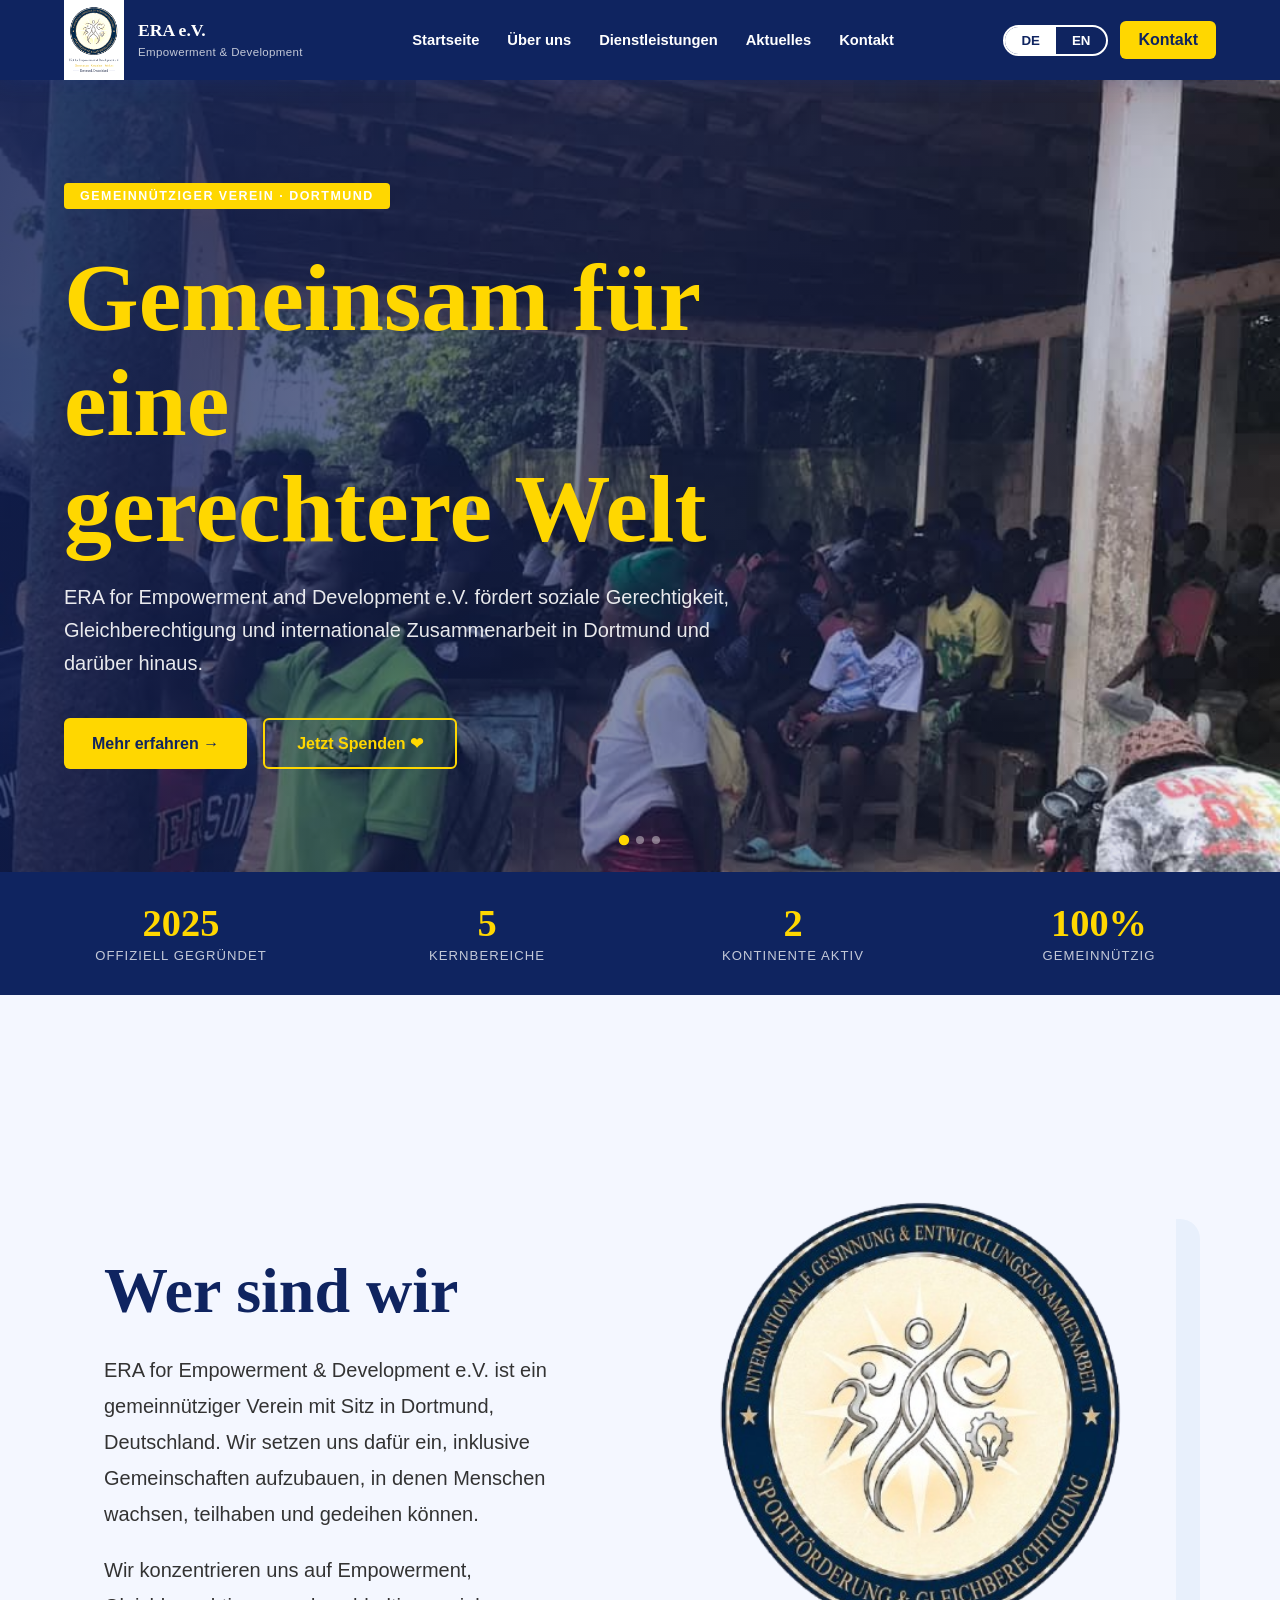
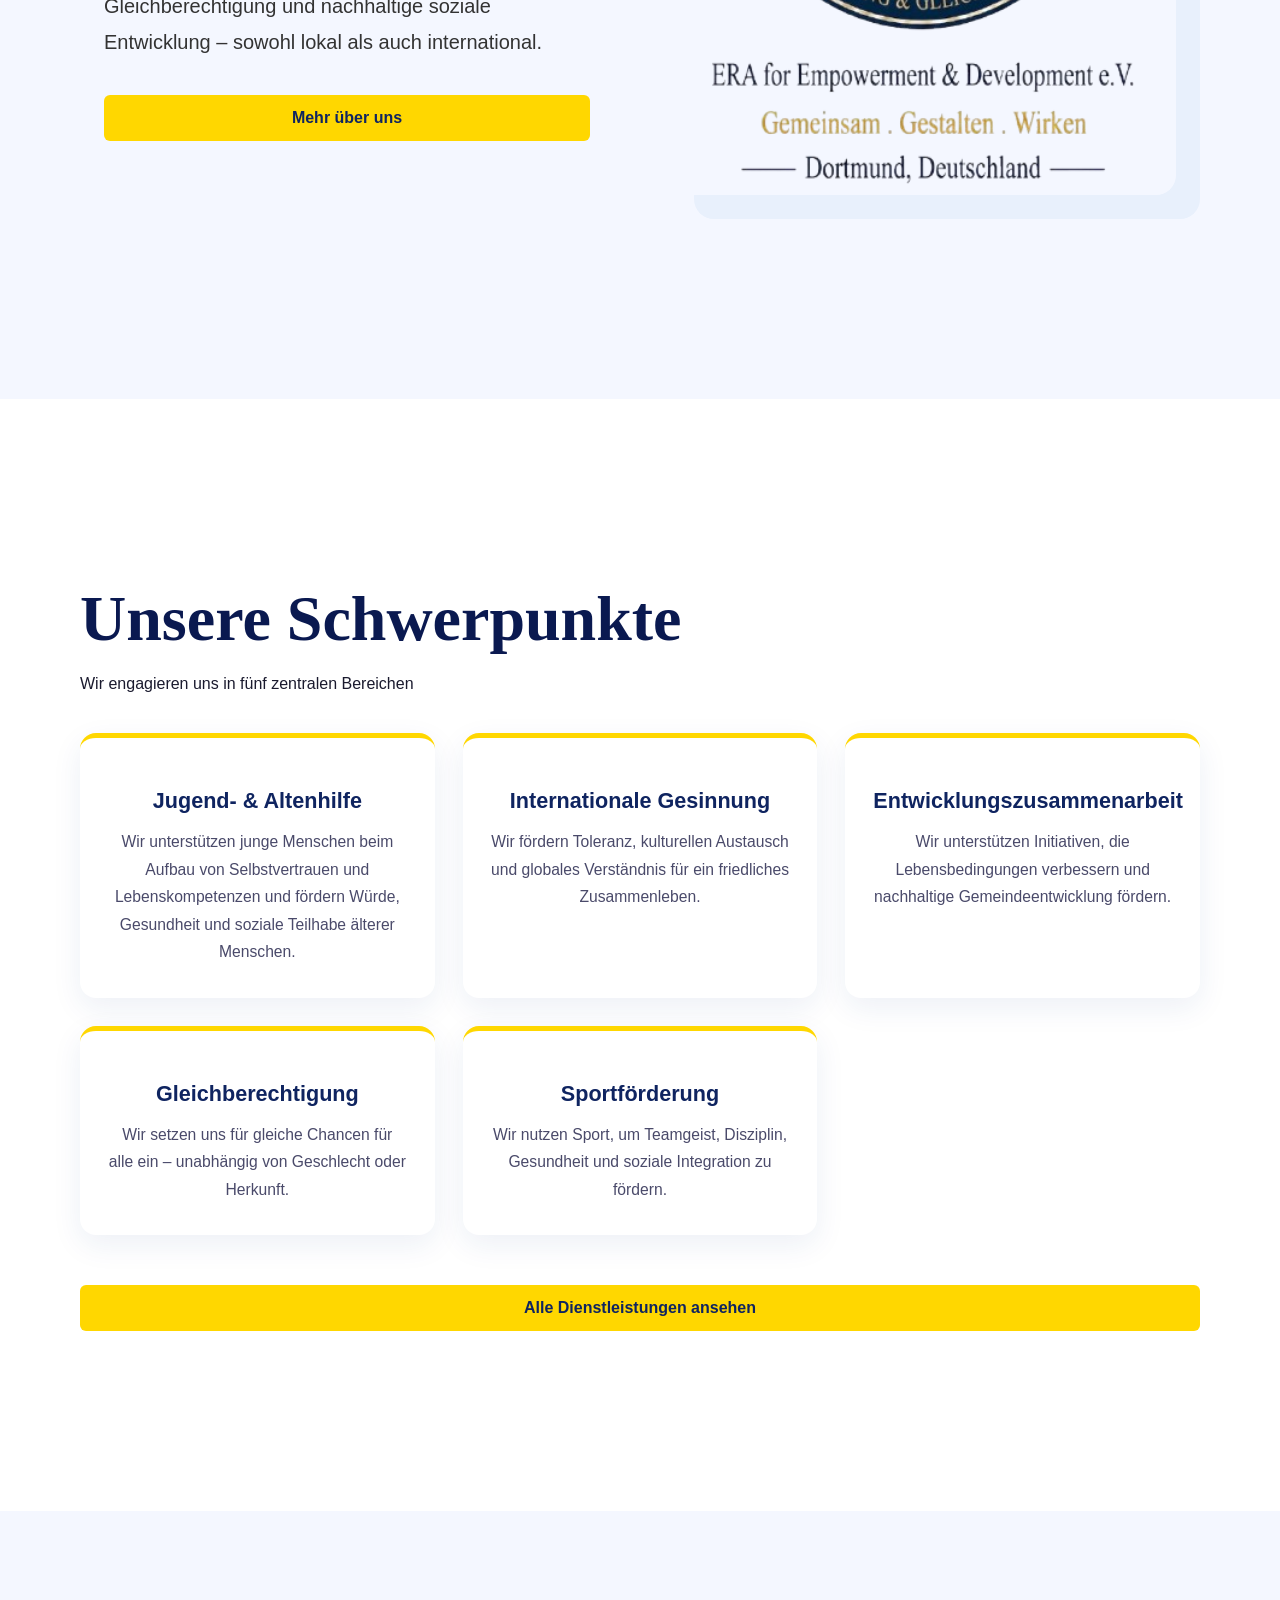
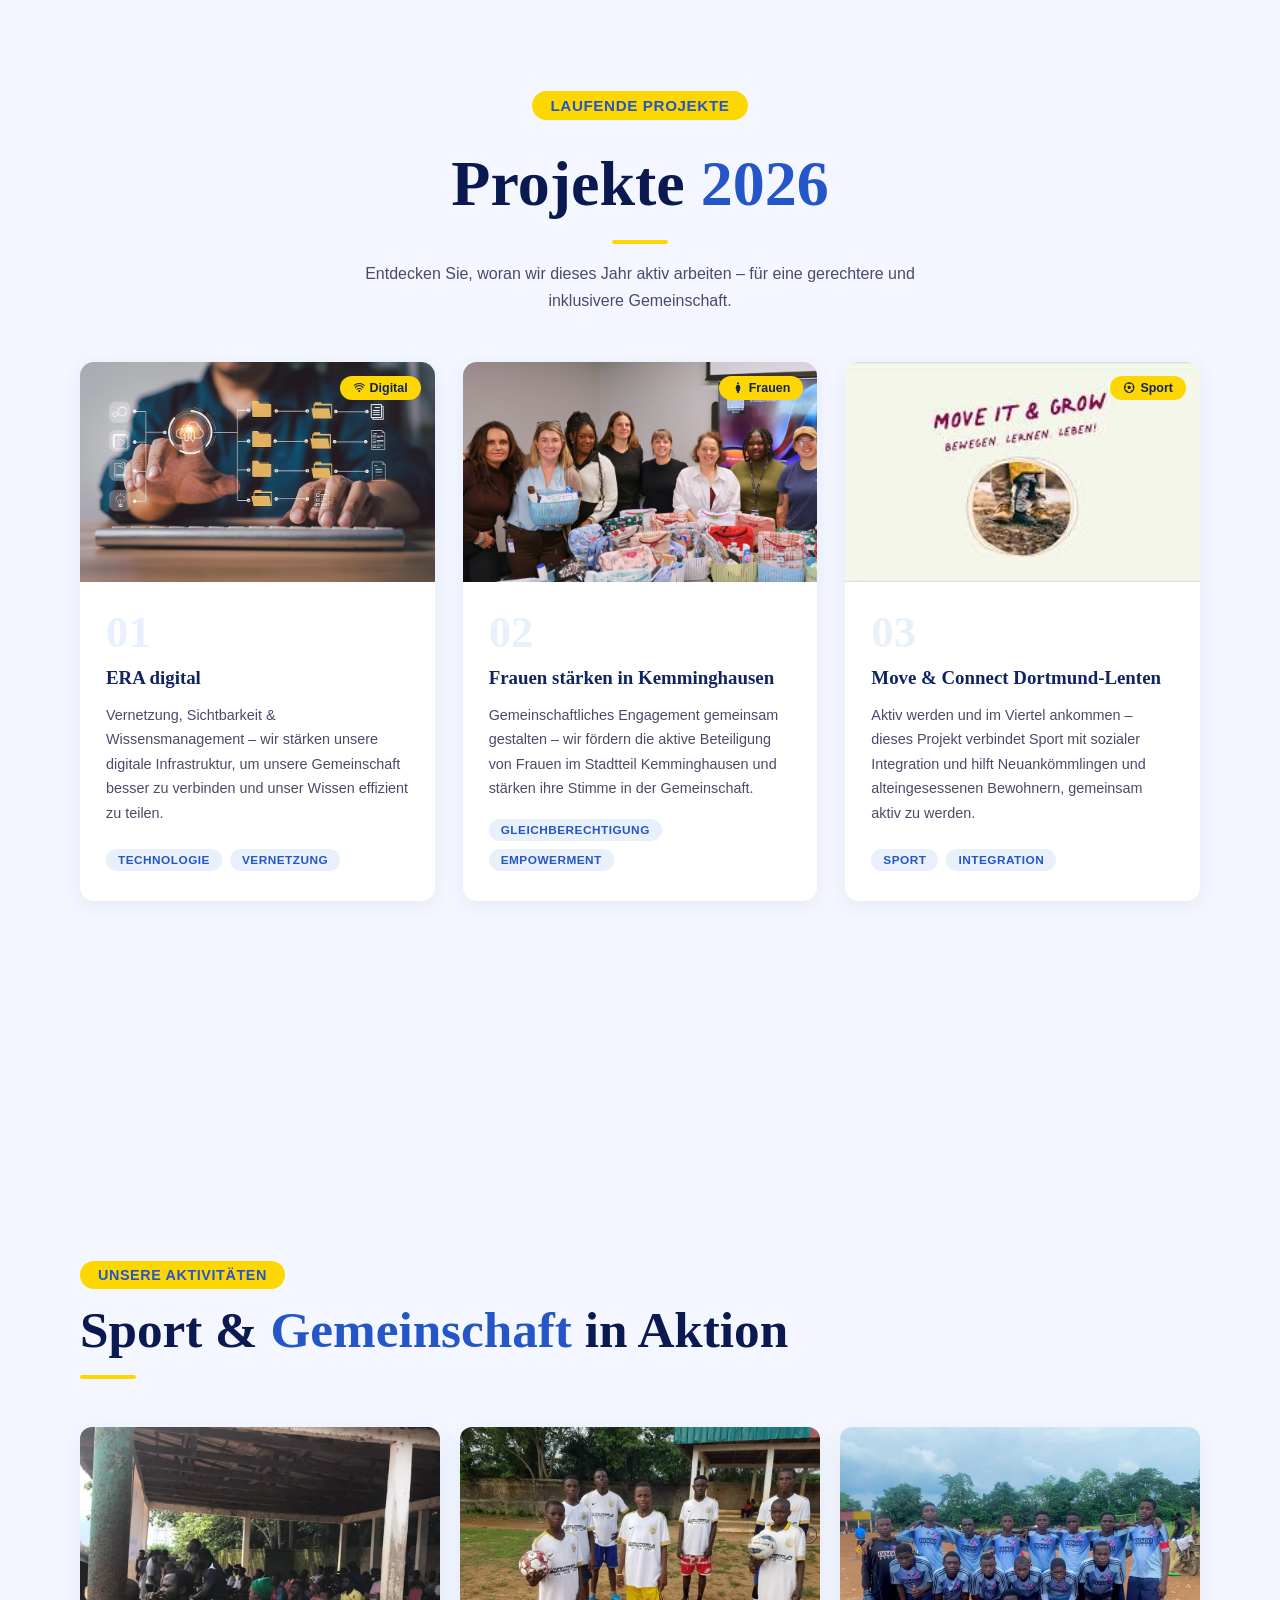
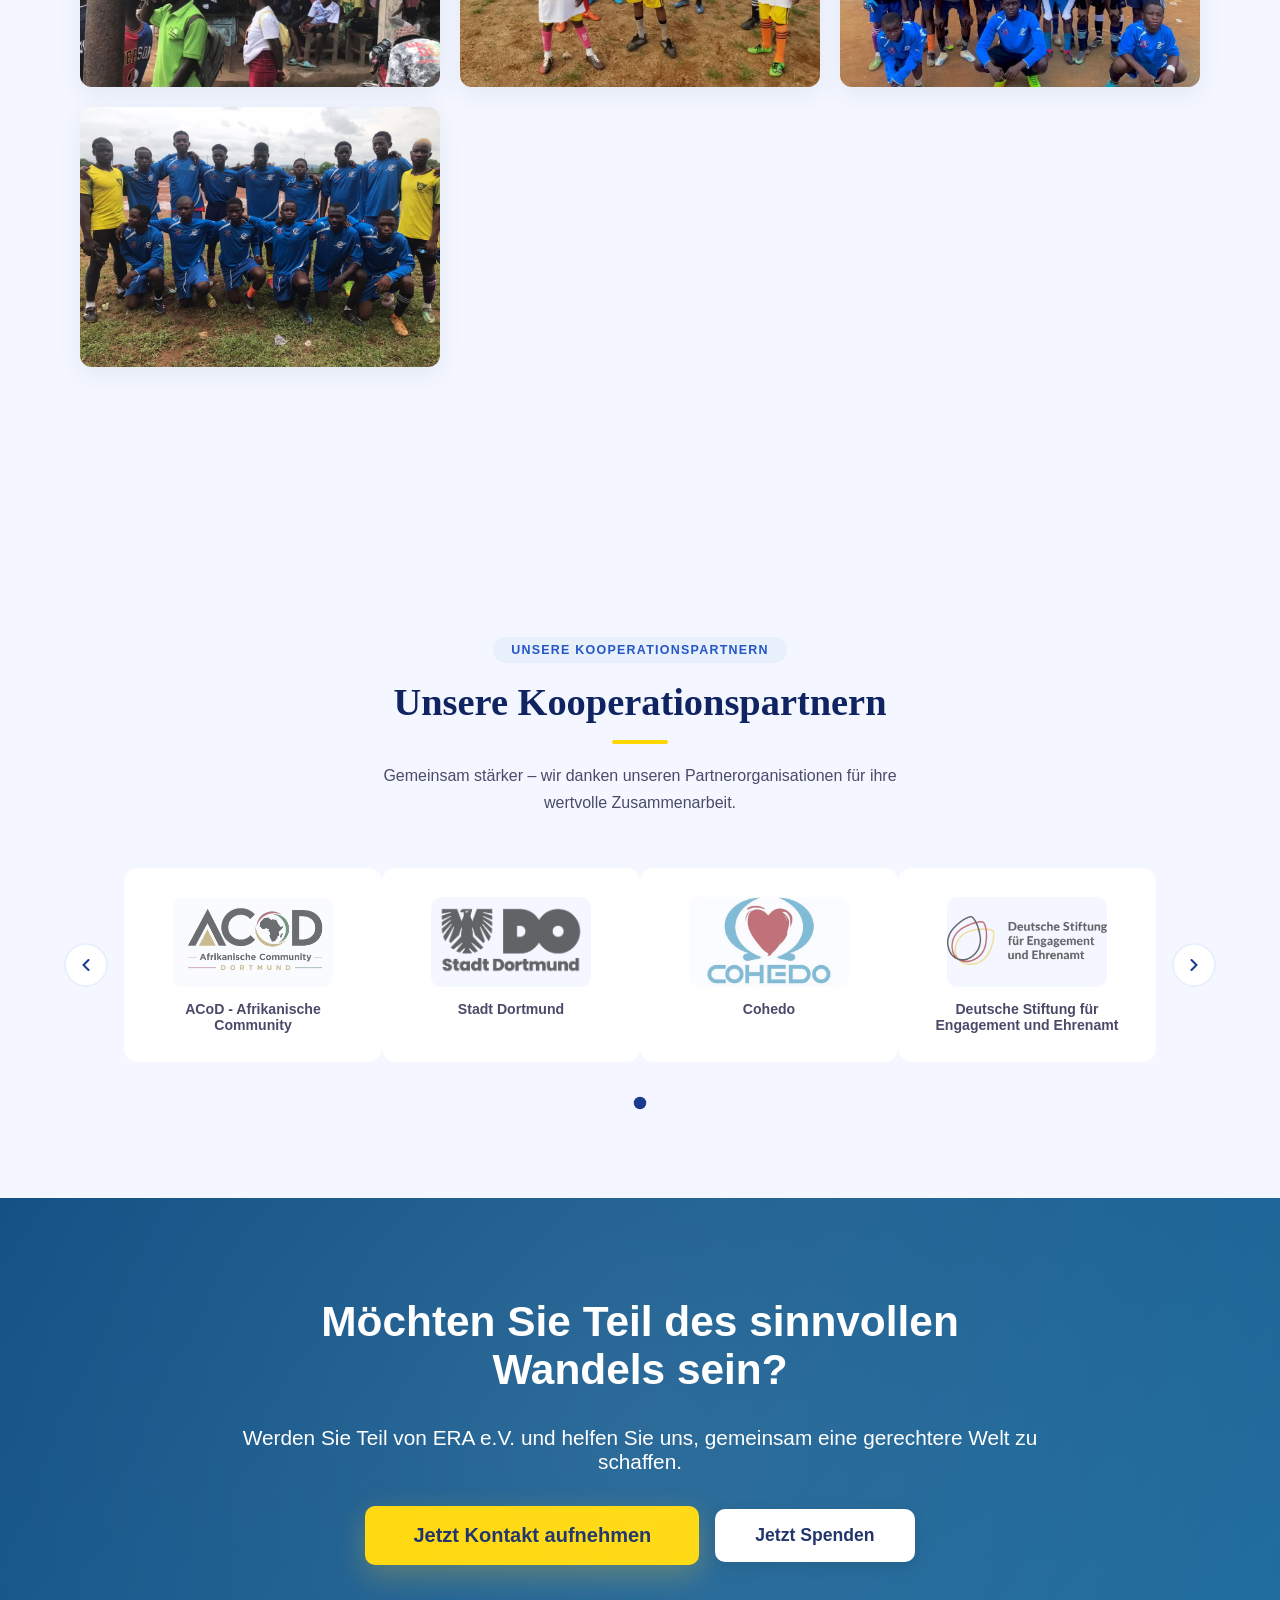
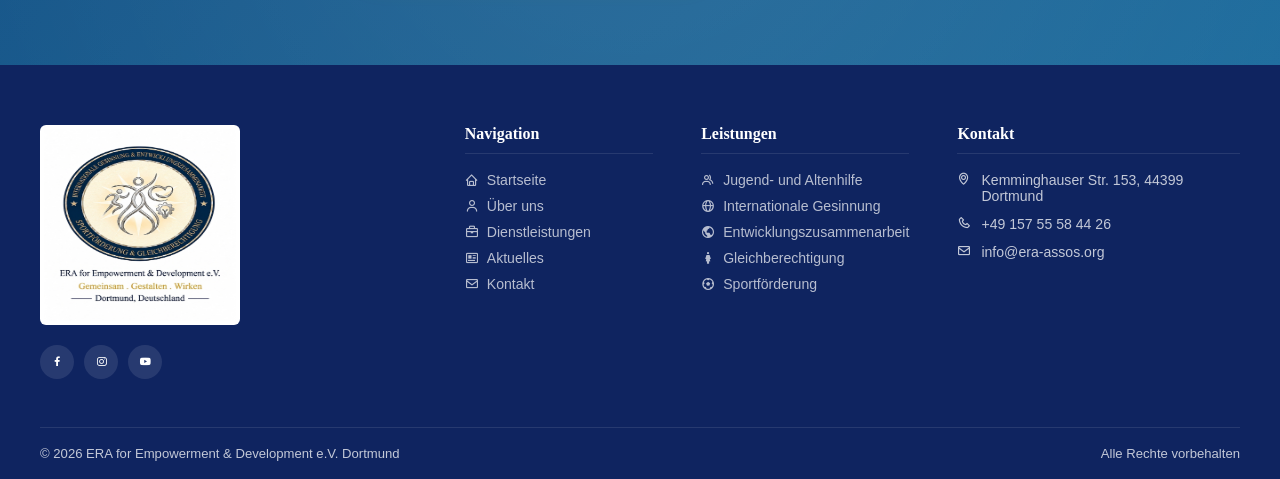
<file: index.html>
<!DOCTYPE html>
<html lang="de">
<head>
    <meta charset="UTF-8">
    <meta name="viewport" content="width=device-width, initial-scale=1.0">
    <title>ERA for Empowerment & Development e.V.</title>
    <link rel="shortcut icon" href="images/Logo -2.png" type="image/x-icon">
    <link href='https://unpkg.com/boxicons@2.1.4/css/boxicons.min.css' rel='stylesheet'>
    <link rel="stylesheet" href="assets/css/style.css">
</head>
<body>


<!-- NAVBAR -->
<nav class="navbar">
  <div class="nav-inner">
    
    <!-- Logo -->
    <a href="index.html" class="nav-logo">
      <img src="images/logo.jpeg" alt="ERA Logo">
      <div class="nav-logo-text">
        <strong>ERA e.V.</strong>
        <span data-de="Empowerment & Development" data-en="Empowerment & Development">Empowerment & Development</span>
      </div>
    </a>

    <!-- DESKTOP NAV LINKS -->
    <ul class="nav-links" id="desktopNav">
      <li><a href="index.html" class="active" data-de="Startseite" data-en="Home">Startseite</a></li>
      <li><a href="About.html" data-de="Über uns" data-en="About Us">Über uns</a></li>
      <li><a href="service.html" data-de="Dienstleistungen" data-en="Services">Dienstleistungen</a></li>
      <li><a href="News.html" data-de="Aktuelles" data-en="News">Aktuelles</a></li>
      <li><a href="contact.html" data-de="Kontakt" data-en="Contact">Kontakt</a></li>
    </ul>

    <!-- MOBILE MENU -->
    <div class="mobile-menu" id="mobileMenu">
      <button class="close-btn" onclick="toggleMenu()" aria-label="Close Menu">✕</button>
      
      <ul class="nav-links" id="mobileNav">
        <li><a href="index.html" class="active" data-de="Startseite" data-en="Home">Startseite</a></li>
        <li><a href="About.html" data-de="Über uns" data-en="About Us">Über uns</a></li>
        <li><a href="service.html" data-de="Dienstleistungen" data-en="Services">Dienstleistungen</a></li>
        <li><a href="News.html" data-de="Aktuelles" data-en="News">Aktuelles</a></li>
        <li><a href="contact.html" data-de="Kontakt" data-en="Contact">Kontakt</a></li>
      </ul>

      <div class="lang-switcher-mobile">
        <button class="lang-btn active" id="btnDE-mobile" onclick="setLang('de')">DE</button>
        <button class="lang-btn" id="btnEN-mobile" onclick="setLang('en')">EN</button>
      </div>
    </div>

    <!-- Right Side -->
    <div class="nav-right">
      <div class="lang-switcher">
        <button class="lang-btn active" id="btnDE" onclick="setLang('de')">DE</button>
        <button class="lang-btn" id="btnEN" onclick="setLang('en')">EN</button>
      </div>
      <a href="contact.html" class="donate-btn" data-de="Kontakt" data-en="Get Involved">Kontakt</a>
    </div>

    <!-- Hamburger -->
    <button class="hamburger" id="hamburger" onclick="toggleMenu()" aria-label="Menu">
      <span></span><span></span><span></span>
    </button>

  </div>
</nav>

<!-- HERO -->
<section class="hero" id="home">
  <div class="hero-slides">
    <div class="hero-slide active">
      <img src="images/WhatsApp Image 2026-05-29 at 12.29.08 PM (1).jpeg" alt="">
    </div>
    <div class="hero-slide">
      <img src="images/WhatsApp Image 2026-05-29 at 12.29.08 PM.jpeg" alt="">
    </div>
    <div class="hero-slide">
      <img src="images/WhatsApp Image 2026-05-29 at 12.29.09 PM.jpeg" alt="">
    </div>
  </div>
  <div class="hero-content">
    <span class="hero-tag" data-de="Gemeinnütziger Verein · Dortmund" data-en="Nonprofit Organization · Dortmund">Gemeinnütziger Verein · Dortmund</span>
    <h1 class="hero-title" data-de="<em>Gemeinsam</em> für eine<br>gerechtere Welt" data-en="<em>Together</em> for a<br>More Just World"><em>Gemeinsam</em> für eine<br>gerechtere Welt</h1>
    <p class="hero-subtitle" data-de="ERA for Empowerment and Development e.V. fördert soziale Gerechtigkeit, Gleichberechtigung und internationale Zusammenarbeit in Dortmund und darüber hinaus." data-en="ERA for Empowerment and Development e.V. promotes social justice, equality, and international cooperation in Dortmund and beyond.">ERA for Empowerment and Development e.V. fördert soziale Gerechtigkeit, Gleichberechtigung und internationale Zusammenarbeit in Dortmund und darüber hinaus.</p>
    <div class="hero-ctas">
      <a href="About.html" class="btn-primary hero-explore-btn" style="width:fit-content; padding-left:28px; padding-right:28px;" data-de="Mehr erfahren →" data-en="Explore →">Explore →</a>
      <div class="hero-ctas-pair">
        <a href="contact.html#donate" class="btn-donate-hero" data-de="Jetzt Spenden ❤" data-en="Donate Now ❤">Donate Now ❤</a>
      </div>
    </div>
  </div>
  <div class="hero-dots">
    <button class="hero-dot active" onclick="goSlide(0)"></button>
    <button class="hero-dot" onclick="goSlide(1)"></button>
    <button class="hero-dot" onclick="goSlide(2)"></button>
  </div>
</section>
<!-- STATS BAR -->
<div class="stats-bar">
  <div class="stats-inner">
    <div class="stat-item">
      <div class="stat-num">2025</div>
      <div class="stat-label" data-de="Offiziell gegründet" data-en="Officially Founded">Offiziell gegründet</div>
    </div>
    <div class="stat-item">
      <div class="stat-num">5</div>
      <div class="stat-label" data-de="Kernbereiche" data-en="Core Areas">Kernbereiche</div>
    </div>
    <div class="stat-item">
      <div class="stat-num">2</div>
      <div class="stat-label" data-de="Kontinente aktiv" data-en="Continents Active">Kontinente aktiv</div>
    </div>
    <div class="stat-item">
      <div class="stat-num">100%</div>
      <div class="stat-label" data-de="Gemeinnützig" data-en="Nonprofit">Gemeinnützig</div>
    </div>
  </div>
</div>

<!-- INTRO SECTION -->
<section class="intro-section section" style="background: var(--gray-bg); padding: 100px 24px;">
    <div class="section-inner">
        <div class="intro-grid">
            
            <!-- LEFT: Text -->
            <div class="intro-text fade-in">
                <h2 class="section-title" style="text-align:left; margin-bottom:24px;" data-de="Wer sind wir" data-en="Who We Are">
                    Who We Are
                </h2>
                
                <p class="intro-content" data-de="ERA for Empowerment & Development e.V. ist ein gemeinnütziger Verein mit Sitz in Dortmund, Deutschland. Wir setzen uns dafür ein, inklusive Gemeinschaften aufzubauen, in denen Menschen wachsen, teilhaben und gedeihen können." data-en="ERA for Empowerment & Development e.V. is a nonprofit organization based in Dortmund, Germany. We are dedicated to building inclusive communities where people can grow, participate, and thrive.">
                    ERA for Empowerment & Development e.V. is a nonprofit organization based in Dortmund, Germany. We are dedicated to building inclusive communities where people can grow, participate, and thrive.
                </p>
                
                <p class="intro-content" style="margin-top:20px;" data-de="Wir konzentrieren uns auf Empowerment, Gleichberechtigung und nachhaltige soziale Entwicklung – sowohl lokal als auch international." data-en="We focus on empowerment, equality, and sustainable social development both locally and internationally.">
                    We focus on empowerment, equality, and sustainable social development both locally and internationally.
                </p>

                <a href="about.html" class="btn btn-primary" style="margin-top:35px;" data-de="Mehr über uns" data-en="Learn More About Us">
                    Learn More About Us
                </a>
            </div>

            <!-- RIGHT: Image -->
            <div class="intro-image fade-in">
                <img src="images/Logo -2.png" 
                     alt="Community Activity" 
                     class="intro-img">
            </div>

        </div>
    </div>
</section>


<!-- CORE VALUES / FOCUS AREAS SECTION -->
<section class="core-section section" style="background: white;">
    <div class="section-inner">
        <h2 class="section-title" data-de="Unsere Schwerpunkte" data-en="Our Core Areas">
            Our Core Areas
        </h2>
        <p class="section-subtitle" data-de="Wir engagieren uns in fünf zentralen Bereichen" data-en="We work across five key areas of impact">
            We work across five key areas of impact
        </p>

        <div class="card-grid">
            
            <!-- Card 1 -->
            <div class="card fade-in">
                <div class="card-icon"></div>
                <h3 data-de="Jugend- & Altenhilfe" data-en="Youth & Senior Support">Youth & Senior Support</h3>
                <p data-de="Wir unterstützen junge Menschen beim Aufbau von Selbstvertrauen und Lebenskompetenzen und fördern Würde, Gesundheit und soziale Teilhabe älterer Menschen." 
                   data-en="We support young people in building confidence and life skills while promoting dignity, health, and social inclusion for older adults.">
                    We support young people in building confidence and life skills while promoting dignity, health, and social inclusion for older adults.
                </p>
            </div>

            <!-- Card 2 -->
            <div class="card fade-in">
                <div class="card-icon"></div>
                <h3 data-de="Internationale Gesinnung" data-en="International Outlook">International Outlook</h3>
                <p data-de="Wir fördern Toleranz, kulturellen Austausch und globales Verständnis für ein friedliches Zusammenleben." 
                   data-en="We promote tolerance, cultural exchange, and global understanding to strengthen peaceful coexistence.">
                    We promote tolerance, cultural exchange, and global understanding to strengthen peaceful coexistence.
                </p>
            </div>

            <!-- Card 3 -->
            <div class="card fade-in">
                <div class="card-icon"></div>
                <h3 data-de="Entwicklungszusammenarbeit" data-en="Development Cooperation">Development Cooperation</h3>
                <p data-de="Wir unterstützen Initiativen, die Lebensbedingungen verbessern und nachhaltige Gemeindeentwicklung fördern." 
                   data-en="We support initiatives that improve living conditions and promote sustainable community development.">
                    We support initiatives that improve living conditions and promote sustainable community development.
                </p>
            </div>

            <!-- Card 4 -->
            <div class="card fade-in">
                <div class="card-icon"></div>
                <h3 data-de="Gleichberechtigung" data-en="Gender Equality">Gender Equality</h3>
                <p data-de="Wir setzen uns für gleiche Chancen für alle ein – unabhängig von Geschlecht oder Herkunft." 
                   data-en="We work to ensure equal opportunities for everyone, regardless of gender or background.">
                    We work to ensure equal opportunities for everyone, regardless of gender or background.
                </p>
            </div>

            <!-- Card 5 -->
            <div class="card fade-in">
                <div class="card-icon"></div>
                <h3 data-de="Sportförderung" data-en="Sports Promotion">Sports Promotion</h3>
                <p data-de="Wir nutzen Sport, um Teamgeist, Disziplin, Gesundheit und soziale Integration zu fördern." 
                   data-en="We use sports to build teamwork, discipline, health, and social inclusion.">
                    We use sports to build teamwork, discipline, health, and social inclusion.
                </p>
            </div>

        </div>

        <!-- Call to Action Button -->
        <div style="text-align:center; margin-top:50px;">
            <a href="service.html" class="btn btn-primary" data-de="Alle Dienstleistungen ansehen" data-en="Explore All Services">
                Explore All Services
            </a>
        </div>
    </div>
</section>

<!-- CURRENT PROJECTS 2026 -->
<section class="projects-section section">
  <div class="section-inner">
    <div style="text-align:center; margin-bottom:0;">
      <span class="section-tag" data-de="Laufende Projekte" data-en="Current Projects">Current Projects</span>
      <h2 class="section-title" style="text-align:center; margin-top:12px;" data-de="Projekte <em>2026</em>" data-en="Projects <em>2026</em>">Projects <em>2026</em></h2>
      <div class="divider" style="margin:16px auto 0;"></div>
      <p style="max-width:600px; margin:16px auto 0; color:var(--text-light); font-size:1rem; line-height:1.7;" data-de="Entdecken Sie, woran wir dieses Jahr aktiv arbeiten – für eine gerechtere und inklusivere Gemeinschaft." data-en="Discover what we are actively working on this year — for a fairer and more inclusive community.">
        Discover what we are actively working on this year — for a fairer and more inclusive community.
      </p>
    </div>

    <div class="projects-grid">

      <!-- Project 1 -->
      <div class="project-card">
        <div class="project-img">
          <img src="images/Tech.jpeg" alt="ERA digital">
          <div class="project-badge">
            <i class='bx bx-wifi'></i>
            <span data-de="Digital" data-en="Digital">Digital</span>
          </div>
        </div>
        <div class="project-body">
          <div class="project-number">01</div>
          <h3 data-de="ERA digital" data-en="ERA digital">ERA digital</h3>
          <p data-de="Vernetzung, Sichtbarkeit & Wissensmanagement – wir stärken unsere digitale Infrastruktur, um unsere Gemeinschaft besser zu verbinden und unser Wissen effizient zu teilen." data-en="Networking, Visibility & Knowledge Management – we are strengthening our digital infrastructure to better connect our community and share knowledge efficiently.">
            Networking, Visibility &amp; Knowledge Management – we are strengthening our digital infrastructure to better connect our community and share knowledge efficiently.
          </p>
          <div class="project-tags">
            <span data-de="Technologie" data-en="Technology">Technology</span>
            <span data-de="Vernetzung" data-en="Networking">Networking</span>
          </div>
        </div>
      </div>

      <!-- Project 2 -->
      <div class="project-card">
        <div class="project-img">
          <img src="images/Women.jpeg" alt="Empowering Women">
          <div class="project-badge">
            <i class='bx bx-female'></i>
            <span data-de="Frauen" data-en="Women">Women</span>
          </div>
        </div>
        <div class="project-body">
          <div class="project-number">02</div>
          <h3 data-de="Frauen stärken in Kemminghausen" data-en="Empowering Women in Kemminghausen">Empowering Women in Kemminghausen</h3>
          <p data-de="Gemeinschaftliches Engagement gemeinsam gestalten – wir fördern die aktive Beteiligung von Frauen im Stadtteil Kemminghausen und stärken ihre Stimme in der Gemeinschaft." data-en="Shaping Community Engagement Together – we promote the active participation of women in the Kemminghausen district and strengthen their voice in the community.">
            Shaping Community Engagement Together – we promote the active participation of women in the Kemminghausen district and strengthen their voice in the community.
          </p>
          <div class="project-tags">
            <span data-de="Gleichberechtigung" data-en="Equality">Equality</span>
            <span data-de="Empowerment" data-en="Empowerment">Empowerment</span>
          </div>
        </div>
      </div>

      <!-- Project 3 -->
      <div class="project-card">
        <div class="project-img">
          <img src="images/Move.jpeg" alt="Move & Connect">
          <div class="project-badge">
            <i class='bx bx-football'></i>
            <span data-de="Sport" data-en="Sport">Sport</span>
          </div>
        </div>
        <div class="project-body">
          <div class="project-number">03</div>
          <h3 data-de="Move & Connect Dortmund-Lenten" data-en="Move & Connect Dortmund-Lenten">Move &amp; Connect Dortmund-Lenten</h3>
          <p data-de="Aktiv werden und im Viertel ankommen – dieses Projekt verbindet Sport mit sozialer Integration und hilft Neuankömmlingen und alteingesessenen Bewohnern, gemeinsam aktiv zu werden." data-en="Getting Active and Settling In in the Neighborhood – this project combines sport with social integration, helping newcomers and long-time residents become active together.">
            Getting Active and Settling In in the Neighborhood – this project combines sport with social integration, helping newcomers and long-time residents become active together.
          </p>
          <div class="project-tags">
            <span data-de="Sport" data-en="Sport">Sport</span>
            <span data-de="Integration" data-en="Integration">Integration</span>
          </div>
        </div>
      </div>

    </div>
  </div>
</section>


<!-- Activities -->
<section class="gallery" id="gallery">
  <div class="section-inner">
    <span class="section-tag" data-de="Unsere Aktivitäten" data-en="Our Activities">Unsere Aktivitäten</span>
    <h2 class="section-title" data-de="Sport &amp; <em>Gemeinschaft</em> in Aktion" data-en="Sports &amp; <em>Community</em> in Action">Sport &amp; <em>Gemeinschaft</em> in Aktion</h2>
    <div class="divider"></div>
    <div class="gallery-grid">
      <div class="gallery-item">
        <img src="images/WhatsApp Image 2026-05-29 at 12.29.08 PM (1).jpeg" alt="">
      </div>
      <div class="gallery-item">
        <img src="images/WhatsApp Image 2026-05-29 at 12.29.08 PM.jpeg" alt="">
      </div>
      <div class="gallery-item">
        <img src="images/WhatsApp Image 2026-05-29 at 12.29.09 PM (1).jpeg" alt="">
      </div>
      <div class="gallery-item">
        <img src="images/WhatsApp Image 2026-05-29 at 12.29.09 PM.jpeg" alt="">
      </div>
    </div>
  </div>
</section>

<!-- PARTNERS SLIDER -->
<section class="partners-section" id="partners">
  <div class="partners-inner">

    <div class="partners-header">
      <span class="section-tag"
            data-de="Unsere Kooperationspartnern"
            data-en="Our Partners">
        Unsere Kooperationspartnern
      </span>
      <h2 class="section-title"
          data-de="Unsere Kooperationspartnern"
          data-en="Our Partners">
        Unsere Kooperations&shy;partnern
      </h2>
      <div class="divider"></div>
      <p data-de="Gemeinsam stärker – wir danken unseren Partnerorganisationen für ihre wertvolle Zusammenarbeit."
         data-en="Stronger together – we thank our partner organizations for their valuable collaboration.">
        Gemeinsam stärker – wir danken unseren Partnerorganisationen für ihre wertvolle Zusammenarbeit.
      </p>
    </div>

    <div class="partners-slider-wrapper">

      <button class="partners-nav partners-prev" aria-label="Zurück">
        <svg viewBox="0 0 24 24" fill="none" stroke="currentColor" stroke-width="2.5"
             stroke-linecap="round" stroke-linejoin="round">
          <polyline points="15 18 9 12 15 6"></polyline>
        </svg>
      </button>

      <div class="partners-track-outer">
        <div class="partners-track" id="partnersTrack">

          <!--
            =====================================================
            PARTNER CARDS
            When logos/links arrive today:
              • Replace href="#" with the real partner URL
              • Remove <div class="partner-logo-placeholder">
                and add <img src="images/partner-X.png" alt="Partner Name">
              • Update the <span class="partner-name"> text
            Add or remove <a> blocks as needed — slider adapts.
            =====================================================
          -->

          <a href="https://www.facebook.com/share/17YTbHrmAD/?mibextid=wwXIfr" target="_blank" rel="noopener" class="partner-card" aria-label="Partner 1">
            <div class="partner-logo-wrap">
              <div class="partner-logo-placeholder"><img src="images/ACoD logo .png" alt=""></div>
            </div>
            <span class="partner-name">ACoD - Afrikanische Community</span>
          </a>

          <a href="https://www.stado.de" target="_blank" rel="noopener" class="partner-card" aria-label="Partner 2">
            <div class="partner-logo-wrap">
              <div class="partner-logo-placeholder"><img src="images/StaDO_Hauptlogo.png" alt=""></div>
            </div>
            <span class="partner-name">Stadt Dortmund</span>
          </a>

          <a href="https://www.cohedo.de" target="_blank" rel="noopener" class="partner-card" aria-label="Partner 3">
            <div class="partner-logo-wrap">
              <div class="partner-logo-placeholder"><img src="images/Cohedo.webp" alt=""></div>
            </div>
            <span class="partner-name">Cohedo</span>
          </a>

          <a href="https://www.deutsche-stiftung-engagement-und-ehrenamt.de" target="_blank" rel="noopener" class="partner-card" aria-label="Partner 4">
            <div class="partner-logo-wrap">
              <div class="partner-logo-placeholder"><img src="images/Logo_Deutsche.png" alt=""></div>
            </div>
            <span class="partner-name">Deutsche Stiftung für Engagement und Ehrenamt</span>
          </a>
        </div>
      </div>

      <button class="partners-nav partners-next" aria-label="Weiter">
        <svg viewBox="0 0 24 24" fill="none" stroke="currentColor" stroke-width="2.5"
             stroke-linecap="round" stroke-linejoin="round">
          <polyline points="9 18 15 12 9 6"></polyline>
        </svg>
      </button>

    </div>

    <div class="partners-dots" id="partnersDots"></div>

  </div>
</section>

<!-- CTA -->

<section class="cta-banner">
        <div class="cta-content">
            <div class="cta-text">
                <h1 data-de="Möchten Sie Teil des sinnvollen Wandels sein?" data-en="Want to be part of meaningful change?">Want to be part of meaningful change?</h1>
                <p data-de="Werden Sie Teil von ERA e.V. und helfen Sie uns, gemeinsam eine gerechtere Welt zu schaffen." data-en="Join ERA e.V. and help us build a fairer world together.">Join ERA e.V. and help us build a fairer world together.</p>
            </div>
            <div class="btn cta-btn-row">
                <button class="cta-button" id="ctaBtn">
                    <span data-de="Jetzt Kontakt aufnehmen" data-en="Get in Touch">Get in Touch</span>
                </button>
                <a href="contact.html#donate" class="cta-donate-btn" data-de="Jetzt Spenden" data-en="Donate Now">
                  <i class='bx bx-heart'></i> <span data-de="Jetzt Spenden" data-en="Donate Now">Donate Now</span>
                </a>
            </div>
        </div>
    </section>
<footer>
  <div class="footer-grid">

    <!-- ABOUT -->
    <div class="footer-about">
      <img src="images/logo.jpeg" alt="Logo">

      <div class="footer-social">
        <a href="#" title="Facebook"><i class='bx bxl-facebook'></i></a>
        <a href="#" title="Instagram"><i class='bx bxl-instagram'></i></a>
        <a href="#" title="YouTube"><i class='bx bxl-youtube'></i></a>
      </div>
    </div>

    <!-- NAVIGATION -->
    <div class="footer-col">
      <h4 data-de="Navigation" data-en="Navigation">
        <i class='bx bx-navigation'></i>
        <span data-de="Navigation" data-en="Navigation">Navigation</span>
      </h4>

      <ul>
        <li>
          <a href="index.html">
            <i class='bx bx-home'></i>
            <span data-de="Startseite" data-en="Home">Startseite</span>
          </a>
        </li>

        <li>
          <a href="About.html">
            <i class='bx bx-user'></i>
            <span data-de="Über uns" data-en="About Us">Über uns</span>
          </a>
        </li>

        <li>
          <a href="service.html">
            <i class='bx bx-briefcase'></i>
            <span data-de="Dienstleistungen" data-en="Services">Dienstleistungen</span>
          </a>
        </li>

        <li>
          <a href="News.html">
            <i class='bx bx-news'></i>
            <span data-de="Aktuelles" data-en="News">Aktuelles</span>
          </a>
        </li>

        <li>
          <a href="contact.html">
            <i class='bx bx-envelope'></i>
            <span data-de="Kontakt" data-en="Contact">Kontakt</span>
          </a>
        </li>
      </ul>
    </div>

    <!-- SERVICES -->
    <div class="footer-col">
      <h4 data-de="Leistungen" data-en="Services">
        <i class='bx bx-grid-alt'></i>
        <span data-de="Leistungen" data-en="Services">Leistungen</span>
      </h4>

      <ul>
        <li>
          <a href="service.html">
            <i class='bx bx-group'></i>
            <span data-de="Jugend- und Altenhilfe" data-en="Youth & Senior Services">
              Jugend- & Altenhilfe
            </span>
          </a>
        </li>

        <li>
          <a href="service.html">
            <i class='bx bx-globe'></i>
            <span data-de="Internationale Gesinnung" data-en="International Outlook">
              Internationale Gesinnung
            </span>
          </a>
        </li>

        <li>
          <a href="service.html">
            <i class='bx bx-world'></i>
            <span data-de="Entwicklungszusammenarbeit" data-en="Development Cooperation">
              Entwicklungszusammenarbeit
            </span>
          </a>
        </li>

        <li>
          <a href="service.html">
            <i class='bx bx-female'></i>
            <span data-de="Gleichberechtigung" data-en="Gender Equality">
              Gleichberechtigung
            </span>
          </a>
        </li>

        <li>
          <a href="service.html">
            <i class='bx bx-football'></i>
            <span data-de="Sportförderung" data-en="Sports Promotion">
              Sportförderung
            </span>
          </a>
        </li>
      </ul>
    </div>

    <!-- CONTACT -->
    <div class="footer-col">
      <h4 data-de="Kontakt" data-en="Contact">
        <i class='bx bx-phone'></i>
        <span data-de="Kontakt" data-en="Contact">Kontakt</span>
      </h4>

      <div class="footer-contact-item">
        <i class='bx bx-map'></i>
        <span>Kemminghauser Str. 153, 44399 Dortmund</span>
      </div>

      <div class="footer-contact-item">
        <i class='bx bx-phone'></i>
        <span>+49 157 55 58 44 26</span>
      </div>

      <div class="footer-contact-item">
        <i class='bx bx-envelope'></i>
        <span>info@era-assos.org</span>
      </div>
    </div>

  </div>

  <!-- BOTTOM -->
  <div class="footer-bottom">
    <span>© 2026 ERA for Empowerment & Development e.V. Dortmund</span>
    <span data-de="Alle Rechte vorbehalten" data-en="All rights reserved">
      Alle Rechte vorbehalten
    </span>
  </div>
</footer>
<script src="index.js"></script>
</body>
</html>
</file>
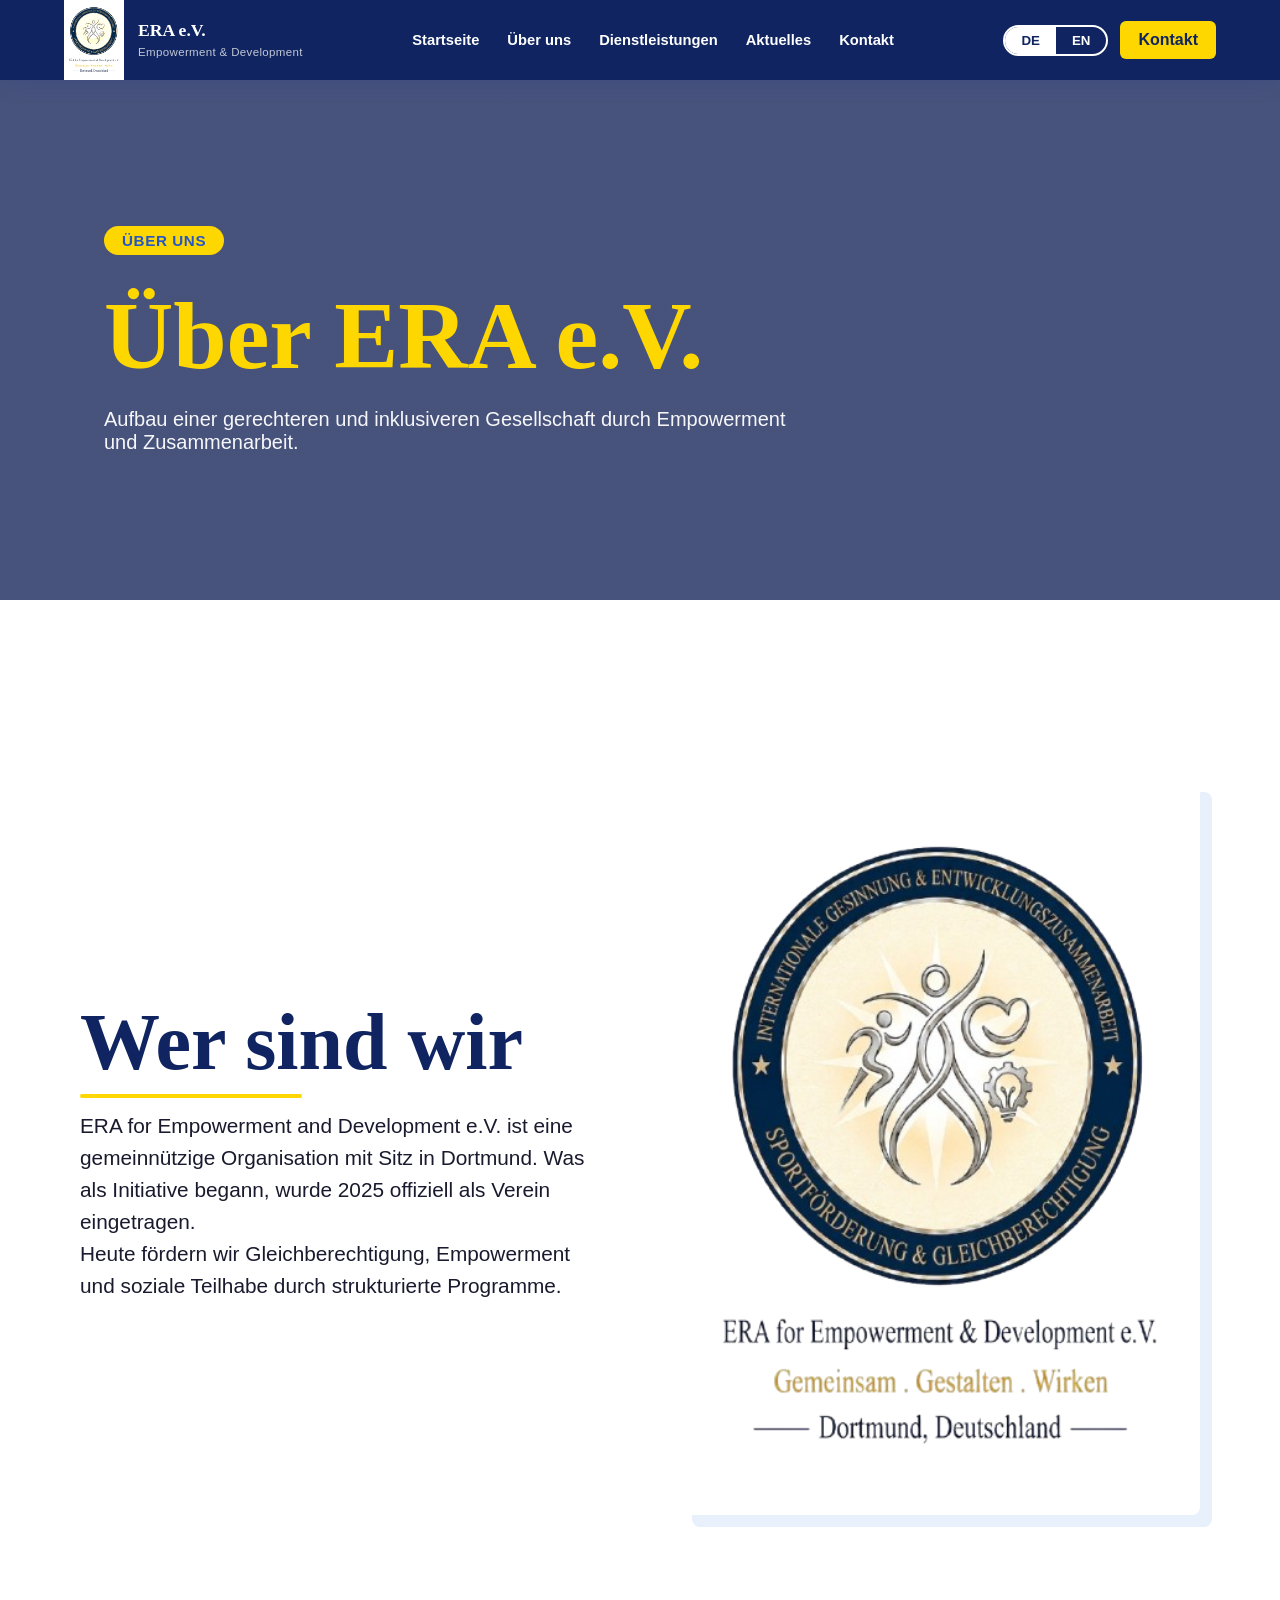
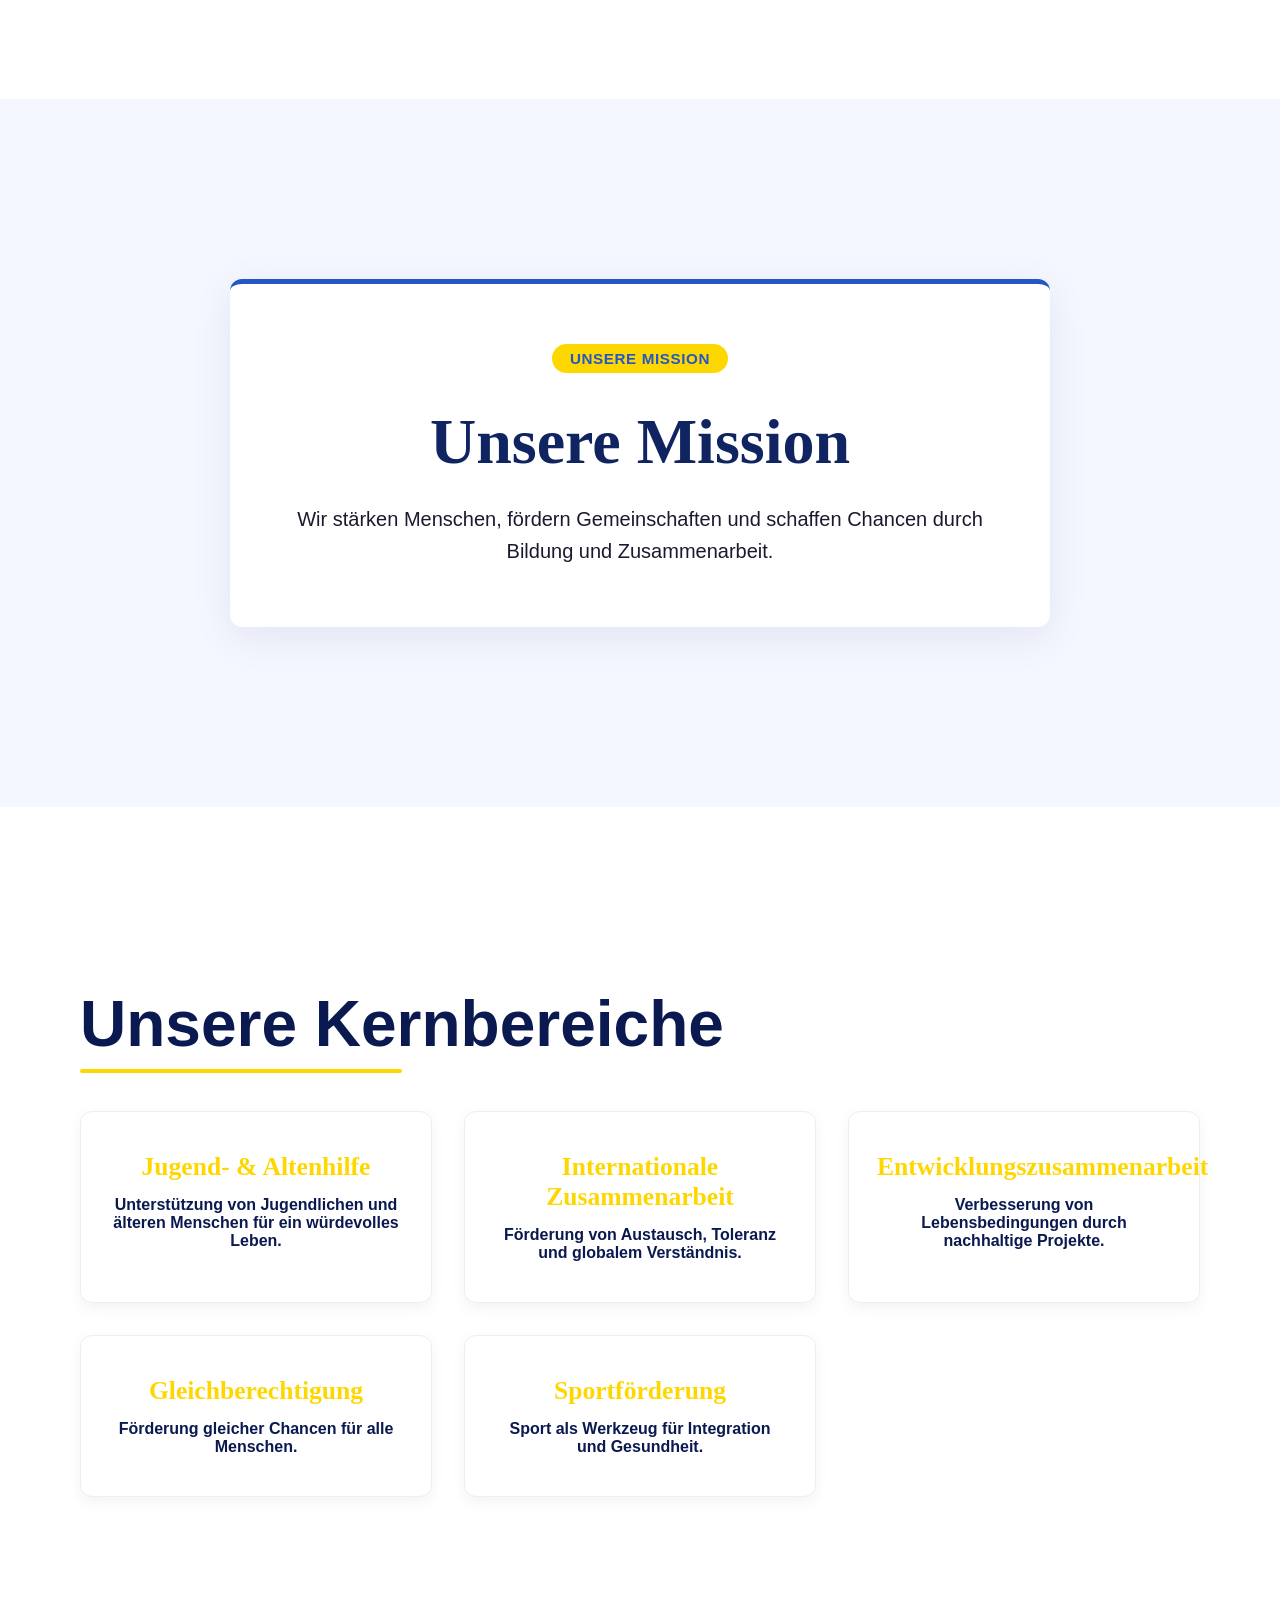
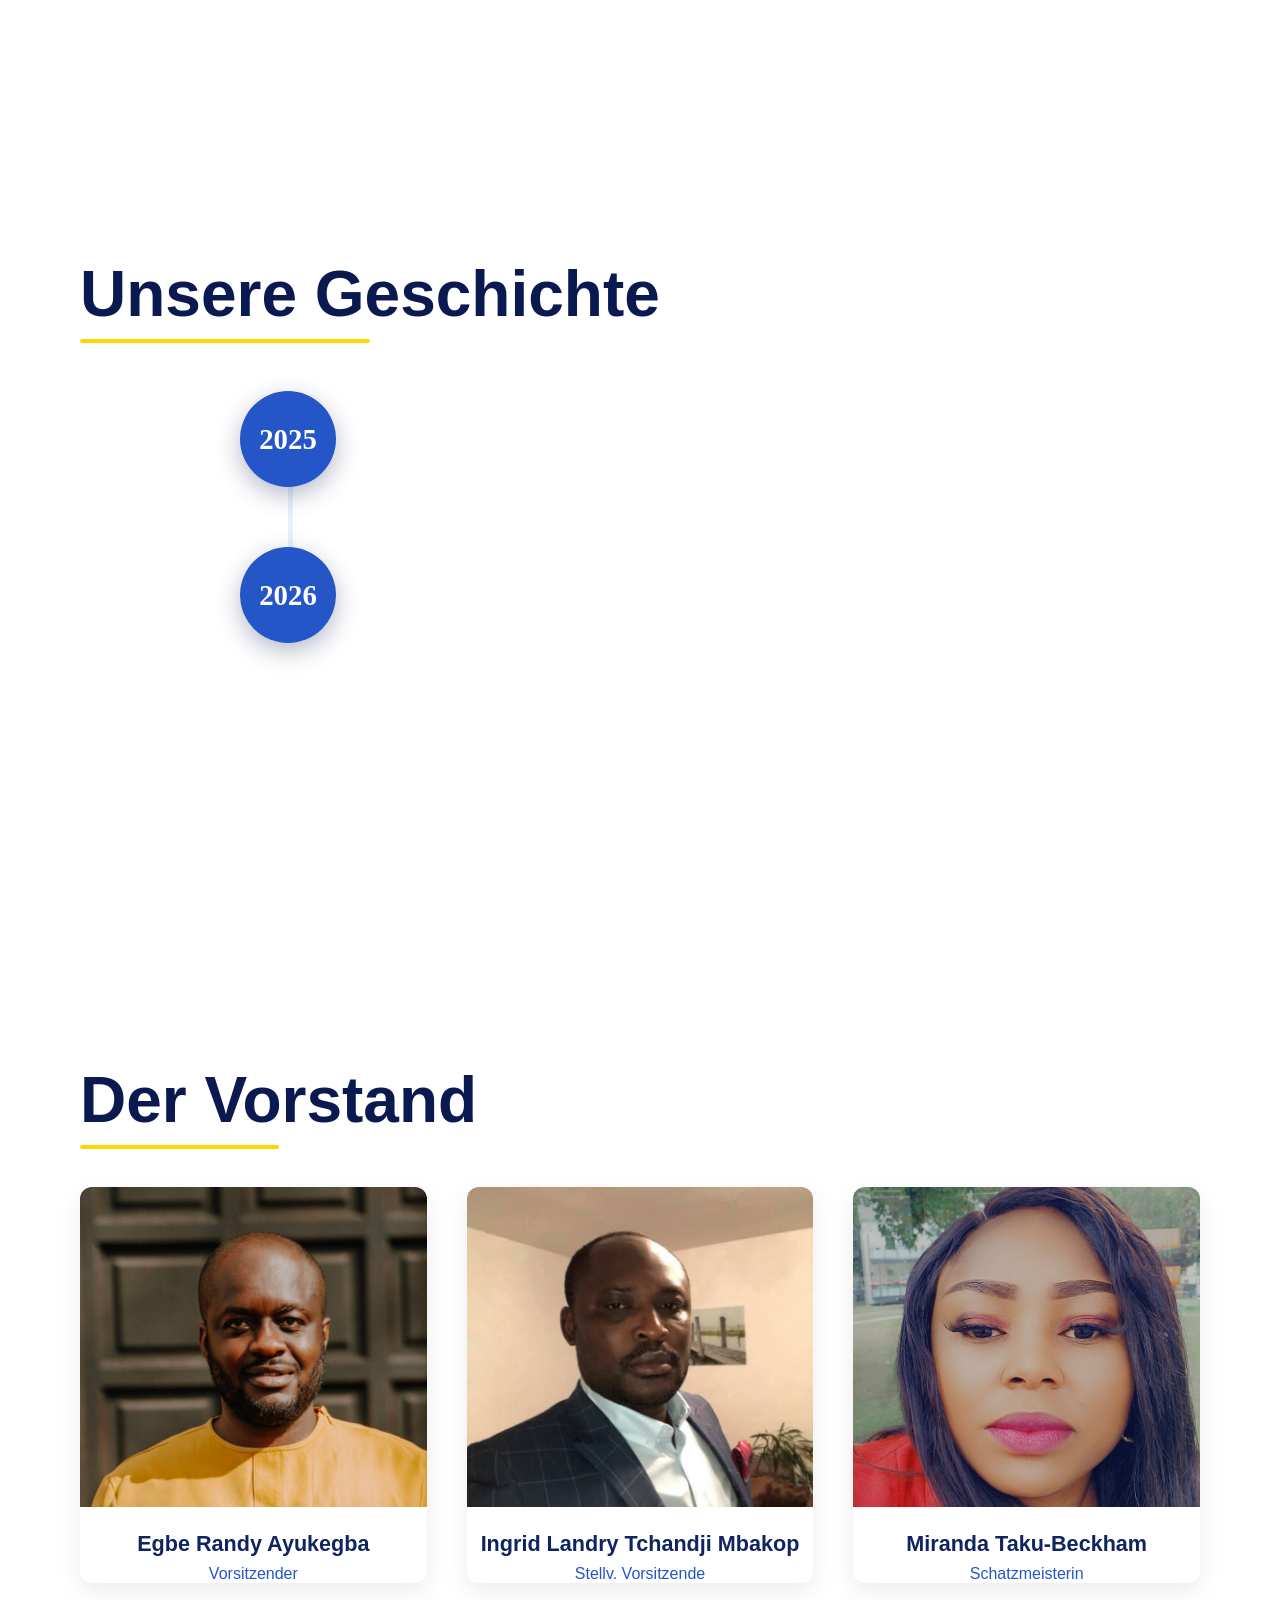
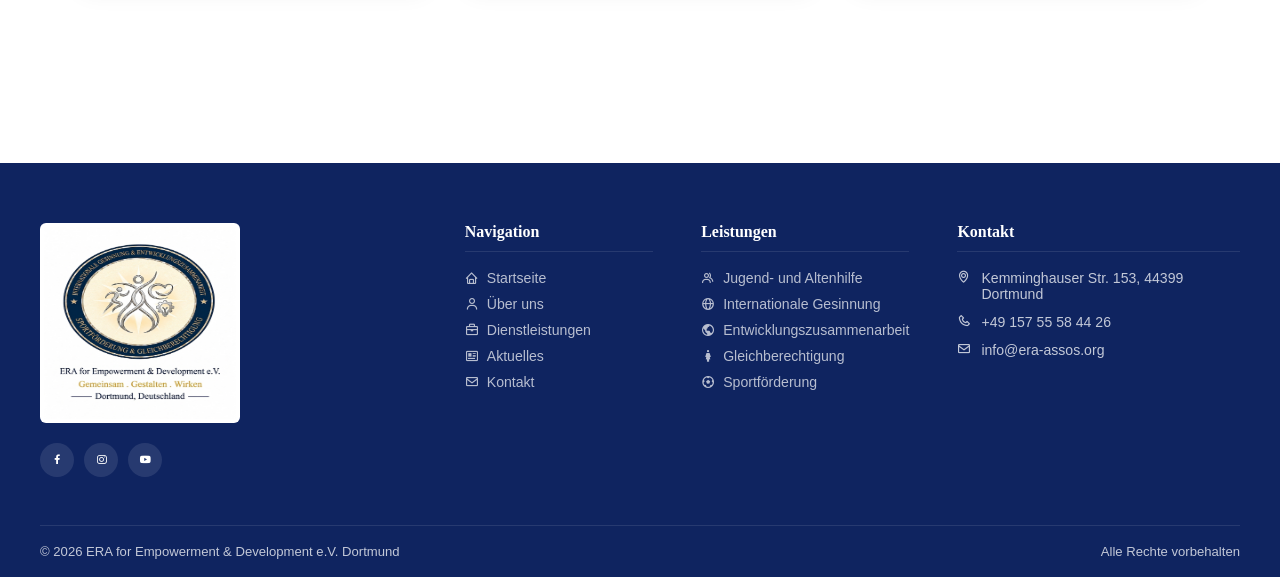
<file: About.html>
<!DOCTYPE html>
<html lang="de">
<head>
    <meta charset="UTF-8">
    <meta name="viewport" content="width=device-width, initial-scale=1.0">
    <link rel="stylesheet" href="assets/css/style.css">
    <link rel="shortcut icon" href="images/Logo -2.png" type="image/x-icon">
    <link href='https://unpkg.com/boxicons@2.1.4/css/boxicons.min.css' rel='stylesheet'>
    <title>ERA for Empowerment & Development e.V.</title>
</head>
<body>
<!-- NAVBAR -->
<nav class="navbar">
  <div class="nav-inner">
    
    <!-- Logo -->
    <a href="index.html" class="nav-logo">
      <img src="images/logo.jpeg" alt="ERA Logo">
      <div class="nav-logo-text">
        <strong>ERA e.V.</strong>
        <span data-de="Empowerment & Development" data-en="Empowerment & Development">Empowerment & Development</span>
      </div>
    </a>

    <!-- DESKTOP NAV LINKS -->
    <ul class="nav-links" id="desktopNav">
      <li><a href="index.html" class="active" data-de="Startseite" data-en="Home">Startseite</a></li>
      <li><a href="About.html" data-de="Über uns" data-en="About Us">Über uns</a></li>
      <li><a href="service.html" data-de="Dienstleistungen" data-en="Services">Dienstleistungen</a></li>
      <li><a href="News.html" data-de="Aktuelles" data-en="News">Aktuelles</a></li>
      <li><a href="contact.html" data-de="Kontakt" data-en="Contact">Kontakt</a></li>
    </ul>

    <!-- MOBILE MENU -->
    <div class="mobile-menu" id="mobileMenu">
      <button class="close-btn" onclick="toggleMenu()" aria-label="Close Menu">✕</button>
      
      <ul class="nav-links" id="mobileNav">
        <li><a href="index.html" class="active" data-de="Startseite" data-en="Home">Startseite</a></li>
        <li><a href="About.html" data-de="Über uns" data-en="About Us">Über uns</a></li>
        <li><a href="service.html" data-de="Dienstleistungen" data-en="Services">Dienstleistungen</a></li>
        <li><a href="News.html" data-de="Aktuelles" data-en="News">Aktuelles</a></li>
        <li><a href="contact.html" data-de="Kontakt" data-en="Contact">Kontakt</a></li>
      </ul>

      <div class="lang-switcher-mobile">
        <button class="lang-btn active" id="btnDE-mobile" onclick="setLang('de')">DE</button>
        <button class="lang-btn" id="btnEN-mobile" onclick="setLang('en')">EN</button>
      </div>
    </div>

    <!-- Right Side -->
    <div class="nav-right">
      <div class="lang-switcher">
        <button class="lang-btn active" id="btnDE" onclick="setLang('de')">DE</button>
        <button class="lang-btn" id="btnEN" onclick="setLang('en')">EN</button>
      </div>
      <a href="contact.html" class="donate-btn" data-de="Kontakt" data-en="Get Involved">Kontakt</a>
    </div>

    <!-- Hamburger -->
    <button class="hamburger" id="hamburger" onclick="toggleMenu()" aria-label="Menu">
      <span></span><span></span><span></span>
    </button>

  </div>
</nav>


<section class="about-hero">
    <div class="hero-overlay">
        <div class="hero-content">

            <span class="section-tag"
                  data-de="Über uns"
                  data-en="About Us">
                  Über uns
            </span>

            <h1
              data-de="Über ERA e.V."
              data-en="About ERA e.V.">
              Über ERA e.V.
            </h1>

            <p
              data-de="Aufbau einer gerechteren und inklusiveren Gesellschaft durch Empowerment und Zusammenarbeit."
              data-en="Building a fairer and more inclusive society through empowerment and cooperation.">
              Building a fairer and more inclusive society through empowerment and cooperation.
            </p>

        </div>
    </div>
</section>

<!-- WHO WE ARE -->
<section class="about-section who-we-are">
    <div class="section-inner">

        <div class="about-grid">

            <div class="about-text">

                <h2 class="gold-underline"
                    data-de="Wer sind wir"
                    data-en="Who We Are">
                    Who We Are
                </h2>

                <p
                  data-de="ERA for Empowerment and Development e.V. ist eine gemeinnützige Organisation mit Sitz in Dortmund. Was als Initiative begann, wurde 2025 offiziell als Verein eingetragen."
                  data-en="ERA for Empowerment and Development e.V. is a nonprofit organization based in Dortmund. What started as a grassroots initiative was officially registered in 2025 as an association (e.V.).">
                  ERA for Empowerment and Development e.V. is a nonprofit organization based in Dortmund.
                </p>

                <p
                  data-de="Heute fördern wir Gleichberechtigung, Empowerment und soziale Teilhabe durch strukturierte Programme."
                  data-en="Today we promote equality, empowerment, and social inclusion through structured community programs.">
                  Today we promote equality, empowerment, and social inclusion through structured community programs.
                </p>

            </div>

            <div class="about-img-wrap">
                <img src="images/Logo -2.png" alt="ERA e.V." class="about-img-main">
            </div>

        </div>

    </div>
</section>

<!-- MISSION -->
<section class="mission-section">
    <div class="section-inner">

        <div class="mission-box">

            <span class="section-tag"
                  data-de="Unsere Mission"
                  data-en="Our Mission">
                  Our Mission
            </span>

            <h2
              data-de="Unsere Mission"
              data-en="Our Mission">
              Our Mission
            </h2>

            <p
              data-de="Wir stärken Menschen, fördern Gemeinschaften und schaffen Chancen durch Bildung und Zusammenarbeit."
              data-en="We empower individuals, strengthen communities, and promote equal opportunities through education and cooperation.">
              We empower individuals, strengthen communities, and promote equal opportunities through education and cooperation.
            </p>

        </div>

    </div>
</section>

<!-- CORE FOCUS -->
<section class="core-focus">
    <div class="section-inner">

        <h2 class="gold-underline"
            data-de="Unsere Kernbereiche"
            data-en="Our Core Focus">
            Our Core Focus
        </h2>

        <div class="focus-grid">

            <div class="focus-card">
                <h3 data-de="Jugend- & Altenhilfe" data-en="Youth & Senior Support">
                    Youth & Senior Support
                </h3>
                <p data-de="Unterstützung von Jugendlichen und älteren Menschen für ein würdevolles Leben."
                   data-en="Supporting young and older people for a dignified and active life.">
                    Supporting young and older people for a dignified and active life.
                </p>
            </div>

            <div class="focus-card">
                <h3 data-de="Internationale Zusammenarbeit" data-en="International Cooperation">
                    International Cooperation
                </h3>
                <p data-de="Förderung von Austausch, Toleranz und globalem Verständnis."
                   data-en="Promoting exchange, tolerance, and global understanding.">
                    Promoting exchange, tolerance, and global understanding.
                </p>
            </div>

            <div class="focus-card">
                <h3 data-de="Entwicklungszusammenarbeit" data-en="Development Cooperation">
                    Development Cooperation
                </h3>
                <p data-de="Verbesserung von Lebensbedingungen durch nachhaltige Projekte."
                   data-en="Improving living conditions through sustainable projects.">
                    Improving living conditions through sustainable projects.
                </p>
            </div>

            <div class="focus-card">
                <h3 data-de="Gleichberechtigung" data-en="Gender Equality">
                    Gender Equality
                </h3>
                <p data-de="Förderung gleicher Chancen für alle Menschen."
                   data-en="Promoting equal opportunities for all people.">
                    Promoting equal opportunities for all people.
                </p>
            </div>

            <div class="focus-card">
                <h3 data-de="Sportförderung" data-en="Sports Promotion">
                    Sports Promotion
                </h3>
                <p data-de="Sport als Werkzeug für Integration und Gesundheit."
                   data-en="Using sports as a tool for health and social inclusion.">
                    Using sports as a tool for health and social inclusion.
                </p>
            </div>

        </div>

    </div>
</section>


   <!-- HISTORY TIMELINE -->
<section class="history-section">
    <div class="section-inner">
        <h2 data-de="Unsere Geschichte" data-en="Our History" class="gold-underline">Our History</h2>
        <div class="timeline">
            
            <div class="timeline-item">
                <div class="year" data-year="2024">2025</div>
                <div class="timeline-content">
                    <p data-de="Begann als engagierte Graswurzel-Initiative für soziale Veränderung in Dortmund." 
                       data-en="Began as a passionate grassroots initiative focused on social change in Dortmund.">
                        Began as a passionate grassroots initiative focused on social change in Dortmund.
                    </p>
                </div>
            </div>

            <div class="timeline-item">
                <div class="year" data-year="2025">2026</div>
                <div class="timeline-content">
                    <p data-de="Offizielle Eintragung als gemeinnütziger Verein (e.V.) – Ein wichtiger Meilenstein." 
                       data-en="Officially registered as a nonprofit association (e.V.) – A major milestone.">
                        Officially registered as a nonprofit association (e.V.) – A major milestone.
                    </p>
                </div>
            </div>

        </div>
    </div>
</section>

    <!-- BOARD -->
    <section class="board" id="board">
        <div class="section-inner">
            <h2 data-de="Der Vorstand" data-en="The Board" class="gold-underline">Der Vorstand</h2>
            <div class="board-grid">
                <div class="board-card">
                    <img src="images/Man 1.jpeg" alt="Egbe Randy Ayukegba">
                    <h3>Egbe Randy Ayukegba</h3>
                    <span data-de="Vorsitzender" data-en="Chair">Vorsitzender</span>
                </div>
                <div class="board-card">
                    <img src="images/Man 2.jpeg" alt="Ingrid Landry Tchandji Mbakop">
                    <h3>Ingrid Landry Tchandji Mbakop</h3>
                    <span data-de="Stellv. Vorsitzende" data-en="Vice Chair">Stellv. Vorsitzende</span>
                </div>
                <div class="board-card">
                    <img src="images/Woman.jpeg" alt="Miranda Taku-Beckham">
                    <h3>Miranda Taku-Beckham</h3>
                    <span data-de="Schatzmeisterin" data-en="Treasurer">Schatzmeisterin</span>
                </div>
            </div>
        </div>
    </section>

<footer>
  <div class="footer-grid">

    <!-- ABOUT -->
    <div class="footer-about">
      <img src="images/logo.jpeg" alt="Logo">

      <div class="footer-social">
        <a href="#" title="Facebook"><i class='bx bxl-facebook'></i></a>
        <a href="#" title="Instagram"><i class='bx bxl-instagram'></i></a>
        <a href="#" title="YouTube"><i class='bx bxl-youtube'></i></a>
      </div>
    </div>

    <!-- NAVIGATION -->
    <div class="footer-col">
      <h4 data-de="Navigation" data-en="Navigation">
        <i class='bx bx-navigation'></i>
        <span data-de="Navigation" data-en="Navigation">Navigation</span>
      </h4>

      <ul>
        <li>
          <a href="index.html">
            <i class='bx bx-home'></i>
            <span data-de="Startseite" data-en="Home">Startseite</span>
          </a>
        </li>

        <li>
          <a href="About.html">
            <i class='bx bx-user'></i>
            <span data-de="Über uns" data-en="About Us">Über uns</span>
          </a>
        </li>

        <li>
          <a href="service.html">
            <i class='bx bx-briefcase'></i>
            <span data-de="Dienstleistungen" data-en="Services">Dienstleistungen</span>
          </a>
        </li>

        <li>
          <a href="News.html">
            <i class='bx bx-news'></i>
            <span data-de="Aktuelles" data-en="News">Aktuelles</span>
          </a>
        </li>

        <li>
          <a href="contact.html">
            <i class='bx bx-envelope'></i>
            <span data-de="Kontakt" data-en="Contact">Kontakt</span>
          </a>
        </li>
      </ul>
    </div>

    <!-- SERVICES -->
    <div class="footer-col">
      <h4 data-de="Leistungen" data-en="Services">
        <i class='bx bx-grid-alt'></i>
        <span data-de="Leistungen" data-en="Services">Leistungen</span>
      </h4>

      <ul>
        <li>
          <a href="service.html">
            <i class='bx bx-group'></i>
            <span data-de="Jugend- und Altenhilfe" data-en="Youth & Senior Services">
              Jugend- & Altenhilfe
            </span>
          </a>
        </li>

        <li>
          <a href="service.html">
            <i class='bx bx-globe'></i>
            <span data-de="Internationale Gesinnung" data-en="International Outlook">
              Internationale Gesinnung
            </span>
          </a>
        </li>

        <li>
          <a href="service.html">
            <i class='bx bx-world'></i>
            <span data-de="Entwicklungszusammenarbeit" data-en="Development Cooperation">
              Entwicklungszusammenarbeit
            </span>
          </a>
        </li>

        <li>
          <a href="service.html">
            <i class='bx bx-female'></i>
            <span data-de="Gleichberechtigung" data-en="Gender Equality">
              Gleichberechtigung
            </span>
          </a>
        </li>

        <li>
          <a href="service.html">
            <i class='bx bx-football'></i>
            <span data-de="Sportförderung" data-en="Sports Promotion">
              Sportförderung
            </span>
          </a>
        </li>
      </ul>
    </div>

    <!-- CONTACT -->
    <div class="footer-col">
      <h4 data-de="Kontakt" data-en="Contact">
        <i class='bx bx-phone'></i>
        <span data-de="Kontakt" data-en="Contact">Kontakt</span>
      </h4>

      <div class="footer-contact-item">
        <i class='bx bx-map'></i>
        <span>Kemminghauser Str. 153, 44399 Dortmund</span>
      </div>

      <div class="footer-contact-item">
        <i class='bx bx-phone'></i>
        <span>+49 157 55 58 44 26</span>
      </div>

      <div class="footer-contact-item">
        <i class='bx bx-envelope'></i>
        <span>info@era-assos.org</span>
      </div>
    </div>

  </div>

  <!-- BOTTOM -->
  <div class="footer-bottom">
    <span>© 2026 ERA for Empowerment & Development e.V. Dortmund</span>
    <span data-de="Alle Rechte vorbehalten" data-en="All rights reserved">
      Alle Rechte vorbehalten
    </span>
  </div>
</footer>
<script src="index.js"></script>
</body>
</html>
</file>
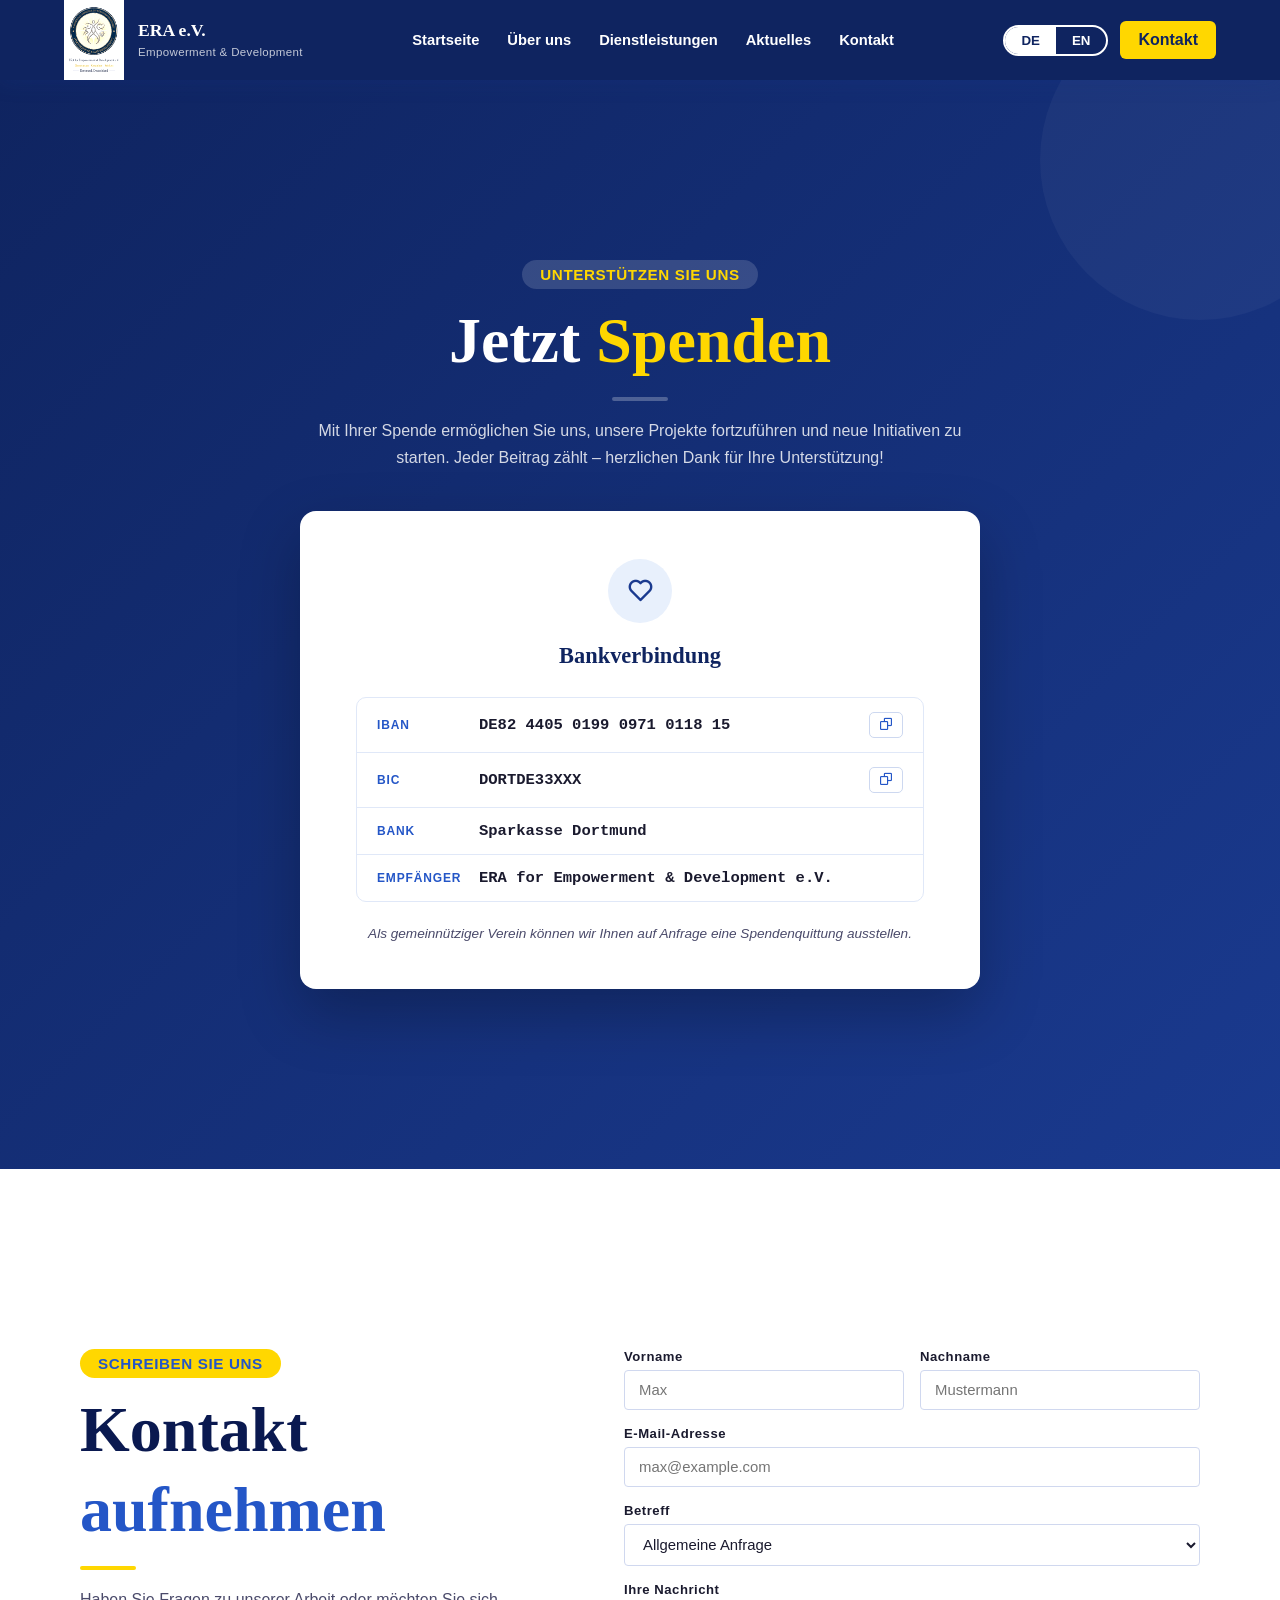
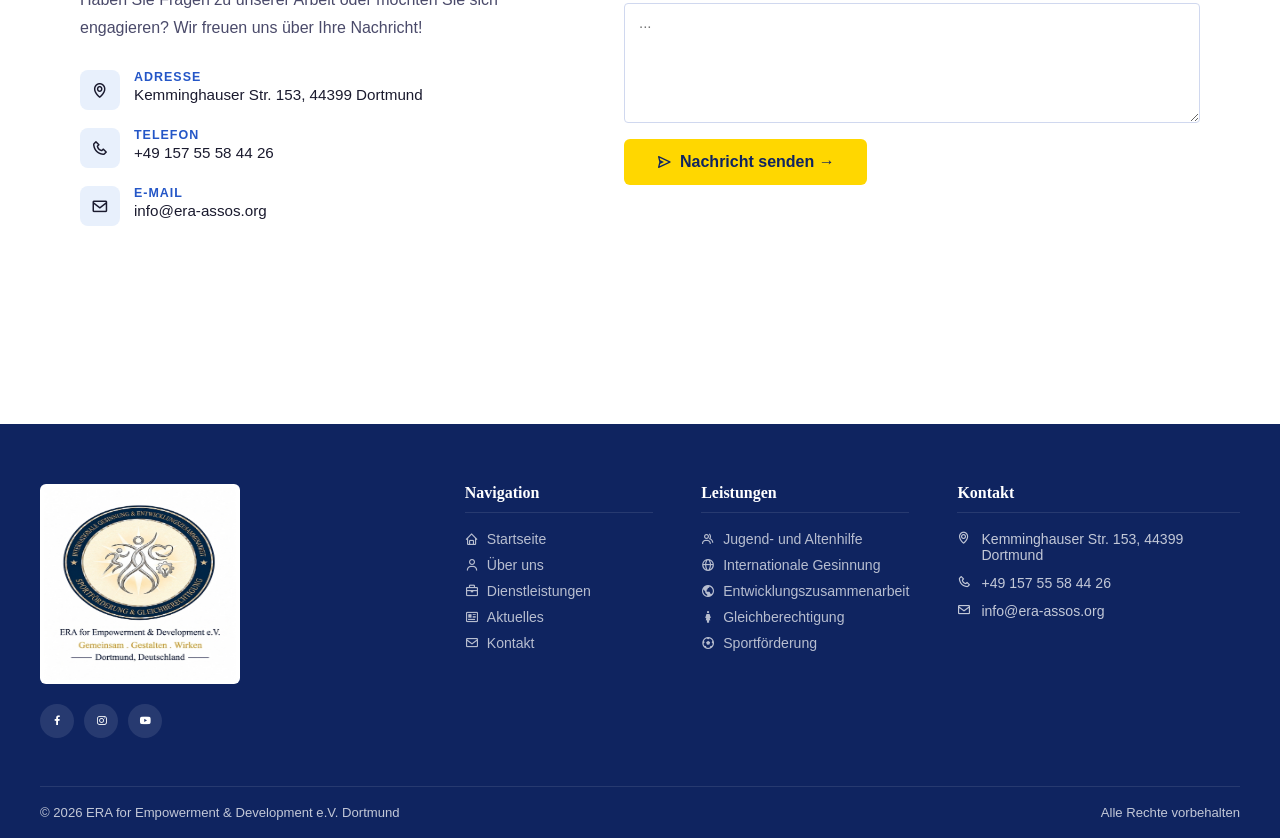
<file: contact.html>
<!DOCTYPE html>
<html lang="en">
<head>
    <meta charset="UTF-8">
    <meta name="viewport" content="width=device-width, initial-scale=1.0">
    <link rel="stylesheet" href="assets/css/style.css">
    <link href='https://unpkg.com/boxicons@2.1.4/css/boxicons.min.css' rel='stylesheet'>
    <title>ERA for Empowerment & Development e.V.</title>
</head>
<body>
<!-- NAVBAR -->
<nav class="navbar">
  <div class="nav-inner">
    
    <!-- Logo -->
    <a href="index.html" class="nav-logo">
      <img src="images/logo.jpeg" alt="ERA Logo">
      <div class="nav-logo-text">
        <strong>ERA e.V.</strong>
        <span data-de="Empowerment & Development" data-en="Empowerment & Development">Empowerment & Development</span>
      </div>
    </a>

    <!-- DESKTOP NAV LINKS -->
    <ul class="nav-links" id="desktopNav">
      <li><a href="index.html" class="active" data-de="Startseite" data-en="Home">Startseite</a></li>
      <li><a href="About.html" data-de="Über uns" data-en="About Us">Über uns</a></li>
      <li><a href="service.html" data-de="Dienstleistungen" data-en="Services">Dienstleistungen</a></li>
      <li><a href="News.html" data-de="Aktuelles" data-en="News">Aktuelles</a></li>
      <li><a href="contact.html" data-de="Kontakt" data-en="Contact">Kontakt</a></li>
    </ul>

    <!-- MOBILE MENU -->
    <div class="mobile-menu" id="mobileMenu">
      <button class="close-btn" onclick="toggleMenu()" aria-label="Close Menu">✕</button>
      
      <ul class="nav-links" id="mobileNav">
        <li><a href="index.html" class="active" data-de="Startseite" data-en="Home">Startseite</a></li>
        <li><a href="About.html" data-de="Über uns" data-en="About Us">Über uns</a></li>
        <li><a href="service.html" data-de="Dienstleistungen" data-en="Services">Dienstleistungen</a></li>
        <li><a href="News.html" data-de="Aktuelles" data-en="News">Aktuelles</a></li>
        <li><a href="contact.html" data-de="Kontakt" data-en="Contact">Kontakt</a></li>
      </ul>

      <div class="lang-switcher-mobile">
        <button class="lang-btn active" id="btnDE-mobile" onclick="setLang('de')">DE</button>
        <button class="lang-btn" id="btnEN-mobile" onclick="setLang('en')">EN</button>
      </div>
    </div>

    <!-- Right Side -->
    <div class="nav-right">
      <div class="lang-switcher">
        <button class="lang-btn active" id="btnDE" onclick="setLang('de')">DE</button>
        <button class="lang-btn" id="btnEN" onclick="setLang('en')">EN</button>
      </div>
      <a href="contact.html" class="donate-btn" data-de="Kontakt" data-en="Get Involved">Kontakt</a>
    </div>

    <!-- Hamburger -->
    <button class="hamburger" id="hamburger" onclick="toggleMenu()" aria-label="Menu">
      <span></span><span></span><span></span>
    </button>

  </div>
</nav>


 <!-- DONATE SECTION -->
<section class="donate-section" id="donate">
  <div class="section-inner">
    <div class="donate-header">
      <span class="section-tag" data-de="Unterstützen Sie uns" data-en="Support Us">Support Us</span>
      <h2 class="section-title" data-de="Jetzt <em>Spenden</em>" data-en="Donate <em>Now</em>">Donate <em>Now</em></h2>
      <div class="divider"></div>
      <p data-de="Mit Ihrer Spende ermöglichen Sie uns, unsere Projekte fortzuführen und neue Initiativen zu starten. Jeder Beitrag zählt – herzlichen Dank für Ihre Unterstützung!" data-en="Your donation allows us to continue our projects and launch new initiatives. Every contribution counts – thank you for your support!">
        Your donation allows us to continue our projects and launch new initiatives. Every contribution counts – thank you for your support!
      </p>
    </div>
    <div class="donate-card">
      <div class="donate-card-icon">
        <i class='bx bx-heart'></i>
      </div>
      <h3 data-de="Bankverbindung" data-en="Bank Details">Bank Details</h3>
      <div class="bank-details">
        <div class="bank-row">
          <span class="bank-label">IBAN</span>
          <span class="bank-value">DE82 4405 0199 0971 0118 15</span>
          <button class="copy-btn" onclick="copyText('DE82440501990971011815', this)" title="Copy IBAN"><i class='bx bx-copy'></i></button>
        </div>
        <div class="bank-row">
          <span class="bank-label">BIC</span>
          <span class="bank-value">DORTDE33XXX</span>
          <button class="copy-btn" onclick="copyText('DORTDE33XXX', this)" title="Copy BIC"><i class='bx bx-copy'></i></button>
        </div>
        <div class="bank-row">
          <span class="bank-label" data-de="Bank" data-en="Bank">Bank</span>
          <span class="bank-value">Sparkasse Dortmund</span>
        </div>
        <div class="bank-row">
          <span class="bank-label" data-de="Empfänger" data-en="Recipient">Recipient</span>
          <span class="bank-value">ERA for Empowerment &amp; Development e.V.</span>
        </div>
      </div>
      <p class="donate-note" data-de="Als gemeinnütziger Verein können wir Ihnen auf Anfrage eine Spendenquittung ausstellen." data-en="As a registered nonprofit, we can provide a donation receipt upon request.">
        As a registered nonprofit, we can provide a donation receipt upon request.
      </p>
    </div>
  </div>
</section>

 <!-- CONTACT SECTION -->
<section class="contact" id="contact">
  <div class="section-inner">
    <div class="contact-grid">

      <!-- LEFT INFO -->
      <div class="contact-info">
        <span class="section-tag" data-de="Schreiben Sie uns" data-en="Write to Us">
          Schreiben Sie uns
        </span>

        <h2 class="section-title" data-de="Kontakt <em>aufnehmen</em>" data-en="Get in <em>Touch</em>">
          Kontakt <em>aufnehmen</em>
        </h2>

        <div class="divider"></div>

        <p data-de="Haben Sie Fragen zu unserer Arbeit oder möchten Sie sich engagieren? Wir freuen uns über Ihre Nachricht!"
           data-en="Do you have questions about our work or would you like to get involved? We look forward to hearing from you!">
          Haben Sie Fragen zu unserer Arbeit oder möchten Sie sich engagieren? Wir freuen uns über Ihre Nachricht!
        </p>

        <!-- ADDRESS -->
        <div class="contact-detail">
          <div class="contact-detail-icon">
            <i class='bx bx-map'></i>
          </div>
          <div class="contact-detail-text">
            <strong data-de="Adresse" data-en="Address">Adresse</strong>
            <span>Kemminghauser Str. 153, 44399 Dortmund</span>
          </div>
        </div>

        <!-- PHONE -->
        <div class="contact-detail">
          <div class="contact-detail-icon">
            <i class='bx bx-phone'></i>
          </div>
          <div class="contact-detail-text">
            <strong data-de="Telefon" data-en="Phone">Telefon</strong>
            <span>+49 157 55 58 44 26</span>
          </div>
        </div>

        <!-- EMAIL -->
        <div class="contact-detail">
          <div class="contact-detail-icon">
            <i class='bx bx-envelope'></i>
          </div>
          <div class="contact-detail-text">
            <strong data-de="E-Mail" data-en="Email">E-Mail</strong>
            <span>info@era-assos.org</span>
          </div>
        </div>

      </div>

      <!-- FORM -->
      <div>
        <div class="contact-form" id="contactForm">

          <div class="form-row">
            <div class="form-group">
              <label data-de="Vorname" data-en="First Name">
                <i class='bx bx-user'></i> Vorname
              </label>
              <input type="text" id="fname" placeholder="Max">
            </div>

            <div class="form-group">
              <label data-de="Nachname" data-en="Last Name">
                <i class='bx bx-user-circle'></i> Nachname
              </label>
              <input type="text" id="lname" placeholder="Mustermann">
            </div>
          </div>

          <div class="form-group">
            <label data-de="E-Mail-Adresse" data-en="Email Address">
              <i class='bx bx-at'></i> E-Mail-Adresse
            </label>
            <input type="email" id="email" placeholder="max@example.com">
          </div>

          <div class="form-group">
            <label data-de="Betreff" data-en="Subject">
              <i class='bx bx-detail'></i> Betreff
            </label>
            <select id="subject">
              <option data-de="Allgemeine Anfrage" data-en="General Inquiry">
                Allgemeine Anfrage
              </option>
              <option data-de="Mitgliedschaft" data-en="Membership">
                Mitgliedschaft
              </option>
              <option data-de="Spende / Unterstützung" data-en="Donation / Support">
                Spende / Unterstützung
              </option>
              <option data-de="Freiwilligenarbeit" data-en="Volunteering">
                Freiwilligenarbeit
              </option>
              <option data-de="Partnerschaft" data-en="Partnership">
                Partnerschaft
              </option>
            </select>
          </div>

          <div class="form-group">
            <label data-de="Ihre Nachricht" data-en="Your Message">
              <i class='bx bx-message-detail'></i> Ihre Nachricht
            </label>
            <textarea id="message" placeholder="..."></textarea>
          </div>

          <button class="btn-primary" style="align-self:flex-start; border:none;" onclick="submitForm()">
            <i class='bx bx-send'></i>
            <span data-de="Nachricht senden →" data-en="Send Message →">Nachricht senden →</span>
          </button>

          <div class="form-success" id="formSuccess"
               data-de="✓ Vielen Dank! Wir werden uns so bald wie möglich bei Ihnen melden."
               data-en="✓ Thank you! We will get back to you as soon as possible.">
            ✓ Vielen Dank! Wir werden uns so bald wie möglich bei Ihnen melden.
          </div>

        </div>
      </div>

    </div>
  </div>
</section>
<!-- Footer -->
<footer>
  <div class="footer-grid">

    <!-- ABOUT -->
    <div class="footer-about">
      <img src="images/logo.jpeg" alt="Logo">

      <div class="footer-social">
        <a href="#" title="Facebook"><i class='bx bxl-facebook'></i></a>
        <a href="#" title="Instagram"><i class='bx bxl-instagram'></i></a>
        <a href="#" title="YouTube"><i class='bx bxl-youtube'></i></a>
      </div>
    </div>

    <!-- NAVIGATION -->
    <div class="footer-col">
      <h4 data-de="Navigation" data-en="Navigation">
        <i class='bx bx-navigation'></i>
        <span data-de="Navigation" data-en="Navigation">Navigation</span>
      </h4>

      <ul>
        <li>
          <a href="index.html">
            <i class='bx bx-home'></i>
            <span data-de="Startseite" data-en="Home">Startseite</span>
          </a>
        </li>

        <li>
          <a href="About.html">
            <i class='bx bx-user'></i>
            <span data-de="Über uns" data-en="About Us">Über uns</span>
          </a>
        </li>

        <li>
          <a href="service.html">
            <i class='bx bx-briefcase'></i>
            <span data-de="Dienstleistungen" data-en="Services">Dienstleistungen</span>
          </a>
        </li>

        <li>
          <a href="News.html">
            <i class='bx bx-news'></i>
            <span data-de="Aktuelles" data-en="News">Aktuelles</span>
          </a>
        </li>

        <li>
          <a href="contact.html">
            <i class='bx bx-envelope'></i>
            <span data-de="Kontakt" data-en="Contact">Kontakt</span>
          </a>
        </li>
      </ul>
    </div>

    <!-- SERVICES -->
    <div class="footer-col">
      <h4 data-de="Leistungen" data-en="Services">
        <i class='bx bx-grid-alt'></i>
        <span data-de="Leistungen" data-en="Services">Leistungen</span>
      </h4>

      <ul>
        <li>
          <a href="service.html">
            <i class='bx bx-group'></i>
            <span data-de="Jugend- und Altenhilfe" data-en="Youth & Senior Services">
              Jugend- & Altenhilfe
            </span>
          </a>
        </li>

        <li>
          <a href="service.html">
            <i class='bx bx-globe'></i>
            <span data-de="Internationale Gesinnung" data-en="International Outlook">
              Internationale Gesinnung
            </span>
          </a>
        </li>

        <li>
          <a href="service.html">
            <i class='bx bx-world'></i>
            <span data-de="Entwicklungszusammenarbeit" data-en="Development Cooperation">
              Entwicklungszusammenarbeit
            </span>
          </a>
        </li>

        <li>
          <a href="service.html">
            <i class='bx bx-female'></i>
            <span data-de="Gleichberechtigung" data-en="Gender Equality">
              Gleichberechtigung
            </span>
          </a>
        </li>

        <li>
          <a href="service.html">
            <i class='bx bx-football'></i>
            <span data-de="Sportförderung" data-en="Sports Promotion">
              Sportförderung
            </span>
          </a>
        </li>
      </ul>
    </div>

    <!-- CONTACT -->
    <div class="footer-col">
      <h4 data-de="Kontakt" data-en="Contact">
        <i class='bx bx-phone'></i>
        <span data-de="Kontakt" data-en="Contact">Kontakt</span>
      </h4>

      <div class="footer-contact-item">
        <i class='bx bx-map'></i>
        <span>Kemminghauser Str. 153, 44399 Dortmund</span>
      </div>

      <div class="footer-contact-item">
        <i class='bx bx-phone'></i>
        <span>+49 157 55 58 44 26</span>
      </div>

      <div class="footer-contact-item">
        <i class='bx bx-envelope'></i>
        <span>info@era-assos.org</span>
      </div>
    </div>

  </div>

  <!-- BOTTOM -->
  <div class="footer-bottom">
    <span>© 2026 ERA for Empowerment & Development e.V. Dortmund</span>
    <span data-de="Alle Rechte vorbehalten" data-en="All rights reserved">
      Alle Rechte vorbehalten
    </span>
  </div>
</footer>
<script src="index.js"></script>
</body>
</html>
</file>
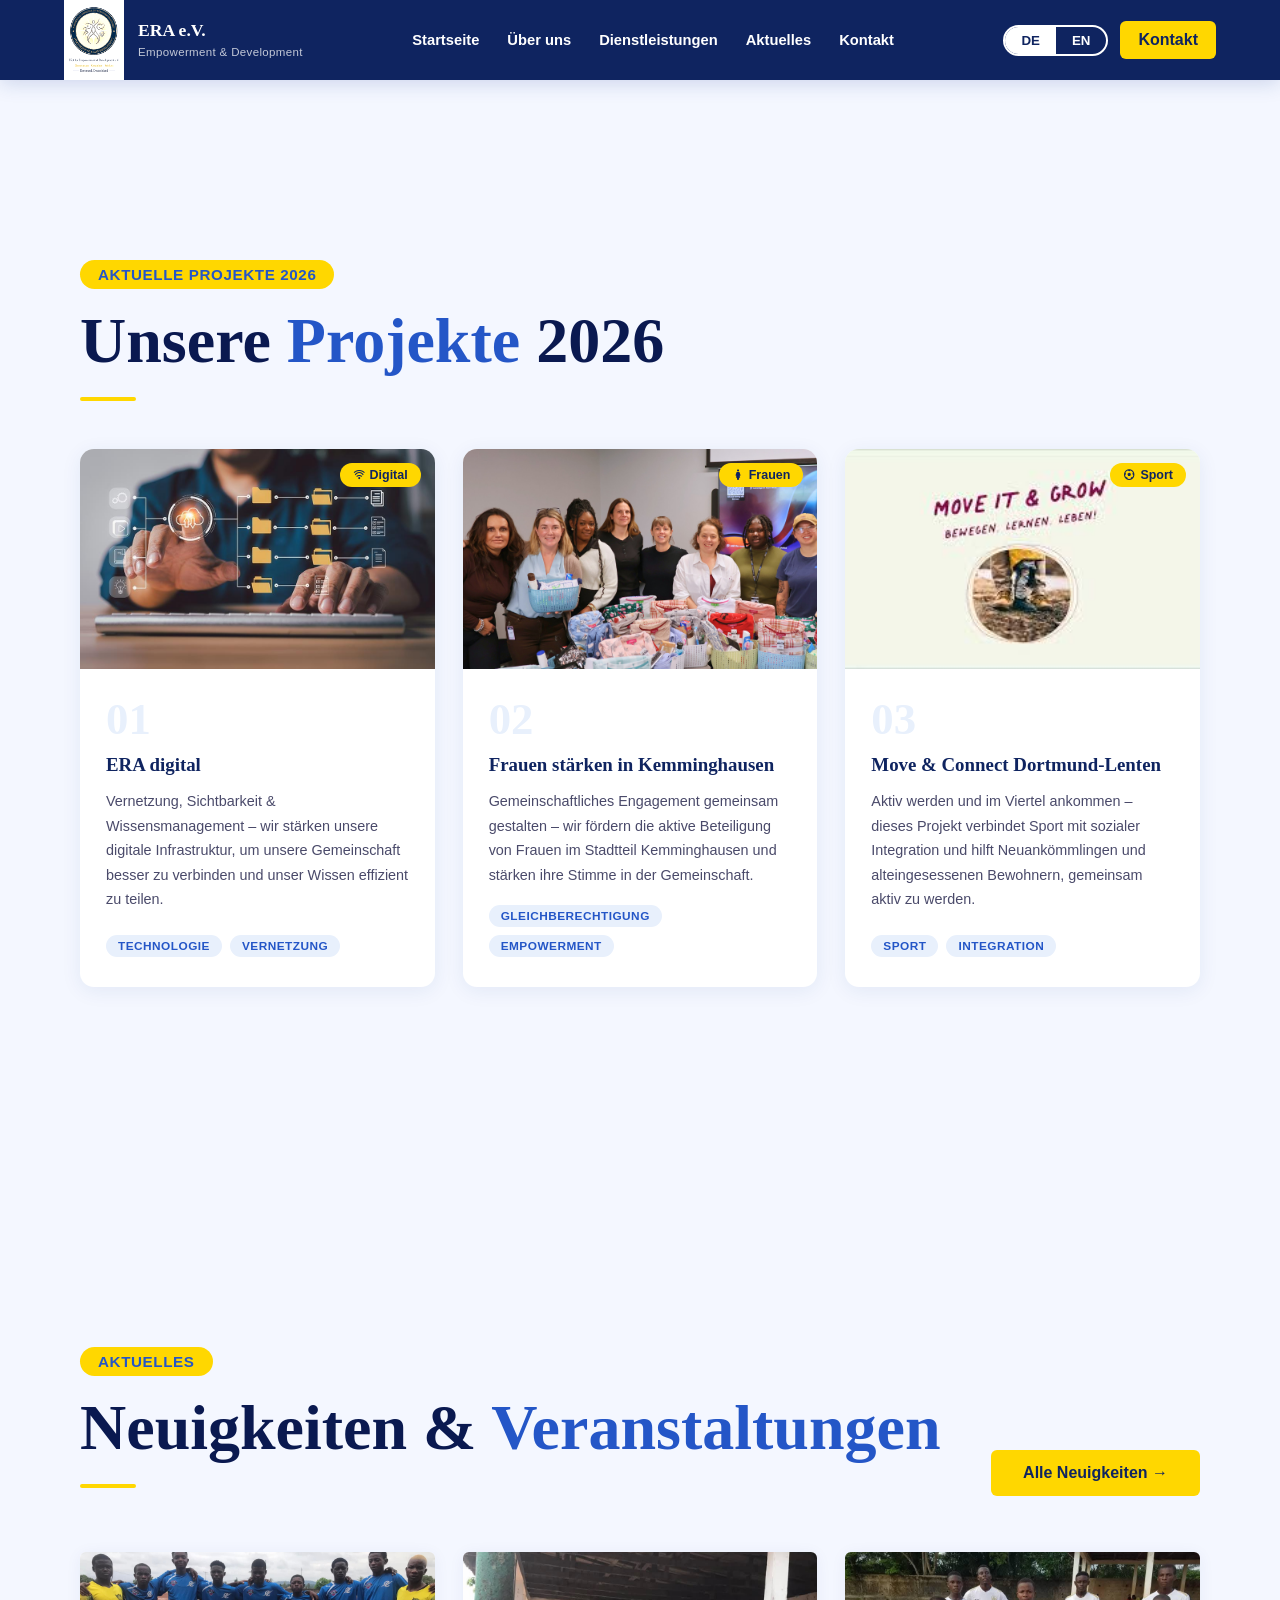
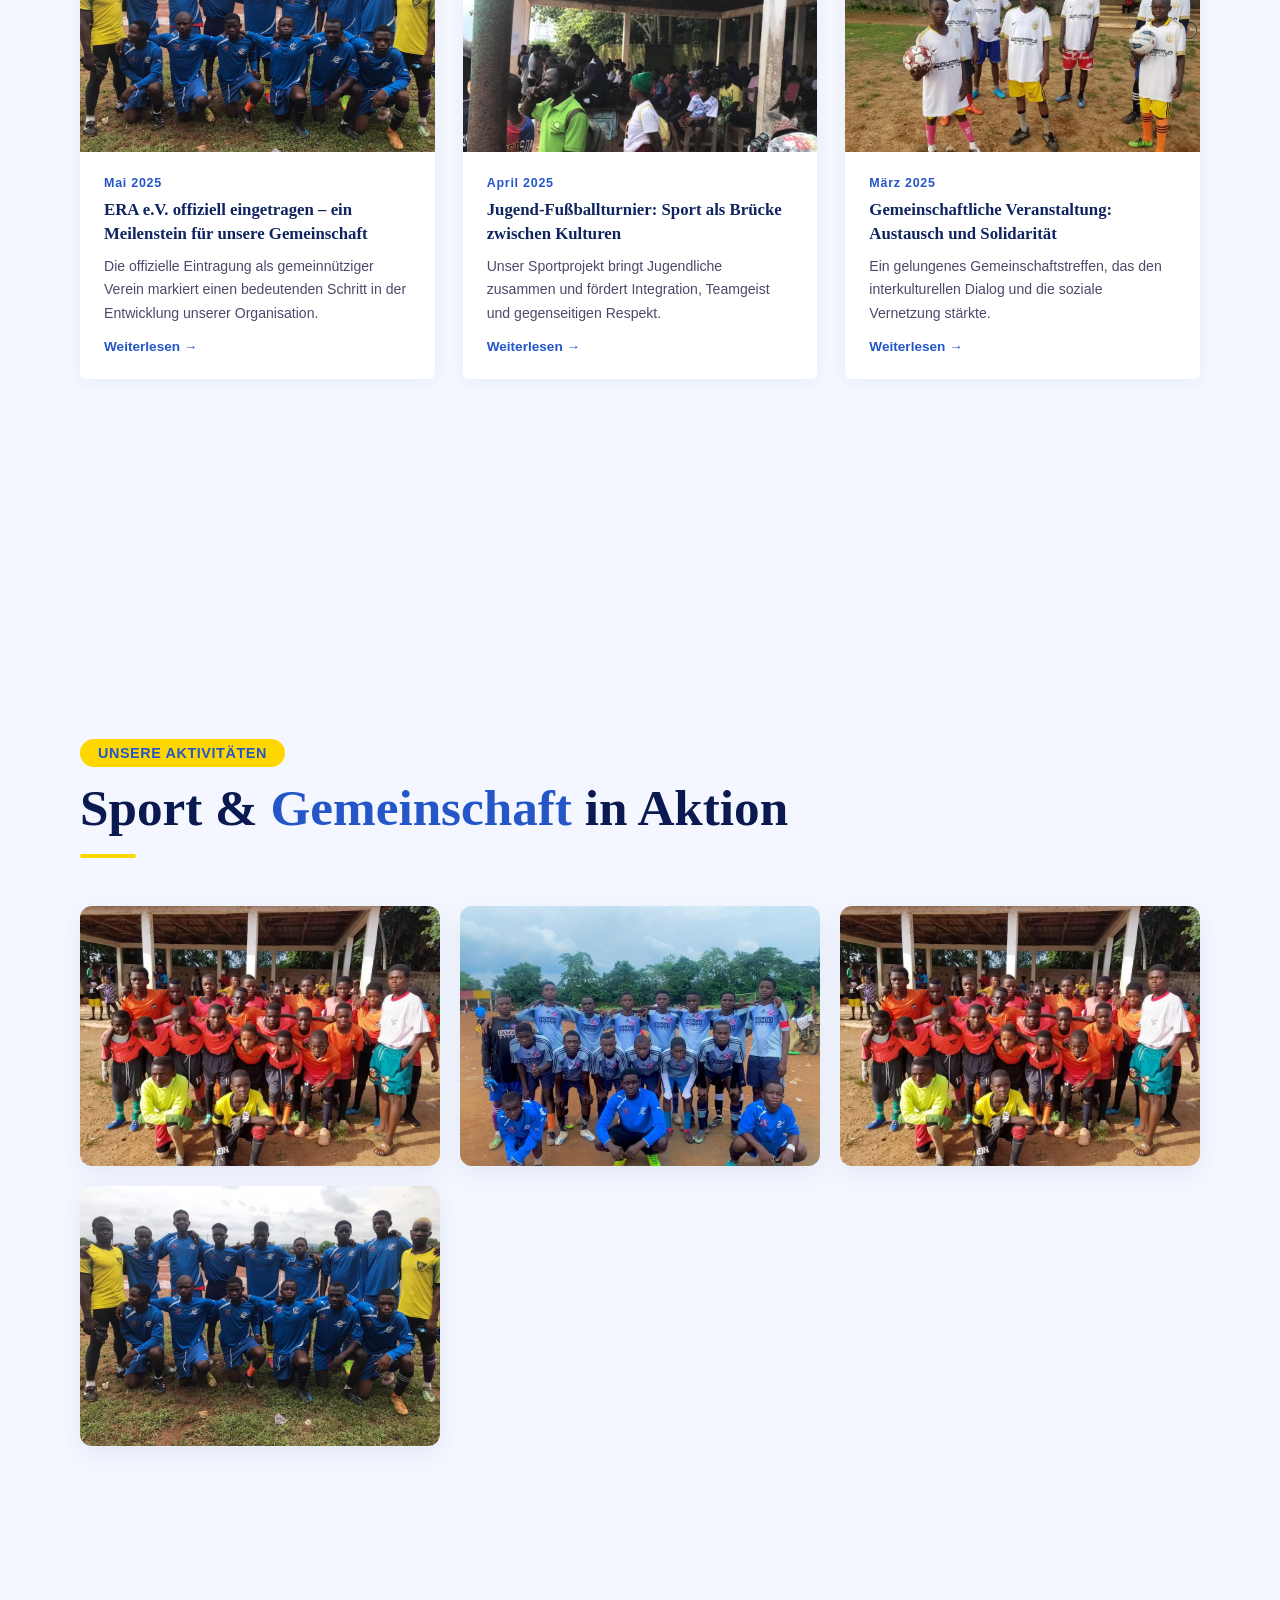
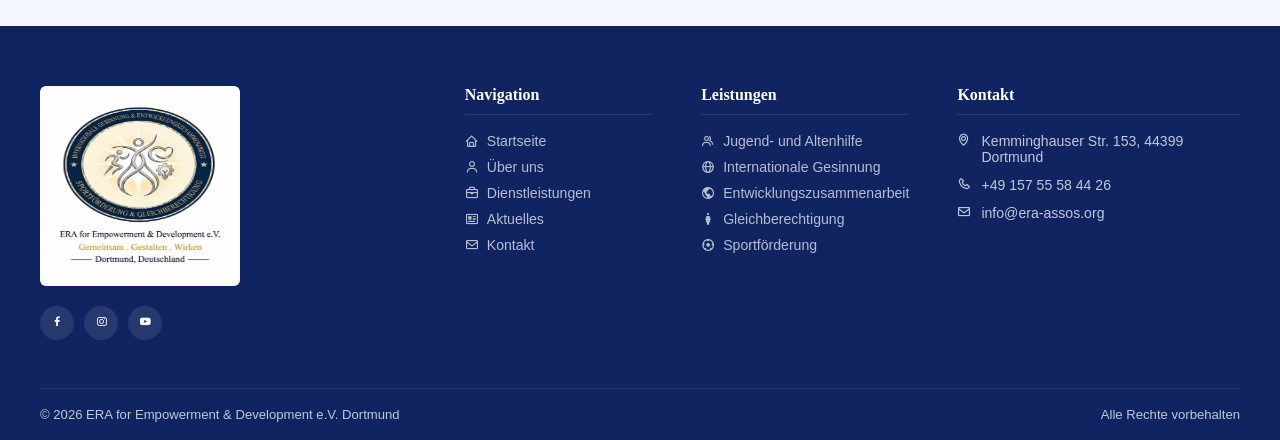
<file: News.html>
<!DOCTYPE html>
<html lang="en">
<head>
    <meta charset="UTF-8">
    <meta name="viewport" content="width=device-width, initial-scale=1.0">
    <link rel="stylesheet" href="assets/css/style.css">
    <link rel="shortcut icon" href="images/Logo -2.png" type="image/x-icon">
    <link href='https://unpkg.com/boxicons@2.1.4/css/boxicons.min.css' rel='stylesheet'>
    <title>ERA for Empowerment & Development e.V.</title>
</head>
<body>
<!-- NAVBAR -->
<nav class="navbar">
  <div class="nav-inner">
    
    <!-- Logo -->
    <a href="index.html" class="nav-logo">
      <img src="images/logo.jpeg" alt="ERA Logo">
      <div class="nav-logo-text">
        <strong>ERA e.V.</strong>
        <span data-de="Empowerment & Development" data-en="Empowerment & Development">Empowerment & Development</span>
      </div>
    </a>

    <!-- DESKTOP NAV LINKS -->
    <ul class="nav-links" id="desktopNav">
      <li><a href="index.html" class="active" data-de="Startseite" data-en="Home">Startseite</a></li>
      <li><a href="About.html" data-de="Über uns" data-en="About Us">Über uns</a></li>
      <li><a href="service.html" data-de="Dienstleistungen" data-en="Services">Dienstleistungen</a></li>
      <li><a href="News.html" data-de="Aktuelles" data-en="News">Aktuelles</a></li>
      <li><a href="contact.html" data-de="Kontakt" data-en="Contact">Kontakt</a></li>
    </ul>

    <!-- MOBILE MENU -->
    <div class="mobile-menu" id="mobileMenu">
      <button class="close-btn" onclick="toggleMenu()" aria-label="Close Menu">✕</button>
      
      <ul class="nav-links" id="mobileNav">
        <li><a href="index.html" class="active" data-de="Startseite" data-en="Home">Startseite</a></li>
        <li><a href="About.html" data-de="Über uns" data-en="About Us">Über uns</a></li>
        <li><a href="service.html" data-de="Dienstleistungen" data-en="Services">Dienstleistungen</a></li>
        <li><a href="News.html" data-de="Aktuelles" data-en="News">Aktuelles</a></li>
        <li><a href="contact.html" data-de="Kontakt" data-en="Contact">Kontakt</a></li>
      </ul>

      <div class="lang-switcher-mobile">
        <button class="lang-btn active" id="btnDE-mobile" onclick="setLang('de')">DE</button>
        <button class="lang-btn" id="btnEN-mobile" onclick="setLang('en')">EN</button>
      </div>
    </div>

    <!-- Right Side -->
    <div class="nav-right">
      <div class="lang-switcher">
        <button class="lang-btn active" id="btnDE" onclick="setLang('de')">DE</button>
        <button class="lang-btn" id="btnEN" onclick="setLang('en')">EN</button>
      </div>
      <a href="contact.html" class="donate-btn" data-de="Kontakt" data-en="Get Involved">Kontakt</a>
    </div>

    <!-- Hamburger -->
    <button class="hamburger" id="hamburger" onclick="toggleMenu()" aria-label="Menu">
      <span></span><span></span><span></span>
    </button>

  </div>
</nav>
<!-- Current Projects 2026 -->
<section class="projects-section" id="projects">
  <div class="section-inner">
    <span class="section-tag" data-de="Aktuelle Projekte 2026" data-en="Current Projects 2026">Current Projects 2026</span>
    <h2 class="section-title" data-de="Unsere <em>Projekte</em> 2026" data-en="Our <em>Projects</em> 2026">Our <em>Projects</em> 2026</h2>
    <div class="divider"></div>
    <div class="projects-grid">

      <!-- Project 1 -->
      <div class="project-card">
        <div class="project-img">
          <img src="images/Tech.jpeg" alt="ERA digital project">
          <div class="project-badge">
            <i class='bx bx-wifi'></i>
            <span data-de="Digital" data-en="Digital">Digital</span>
          </div>
        </div>
        <div class="project-body">
          <div class="project-number">01</div>
          <h3 data-de="ERA digital" data-en="ERA digital">ERA digital</h3>
          <p data-de="Vernetzung, Sichtbarkeit & Wissensmanagement – wir stärken unsere digitale Infrastruktur, um unsere Gemeinschaft besser zu verbinden und unser Wissen effizient zu teilen." data-en="Networking, Visibility & Knowledge Management – we are strengthening our digital infrastructure to better connect our community and share knowledge efficiently.">
            Networking, Visibility &amp; Knowledge Management – we are strengthening our digital infrastructure to better connect our community and share knowledge efficiently.
          </p>
          <div class="project-tags">
            <span data-de="Technologie" data-en="Technology">Technology</span>
            <span data-de="Vernetzung" data-en="Networking">Networking</span>
          </div>
        </div>
      </div>

      <!-- Project 2 -->
      <div class="project-card">
        <div class="project-img">
          <img src="images/Women.jpeg" alt="Empowering Women">
          <div class="project-badge">
            <i class='bx bx-female'></i>
            <span data-de="Frauen" data-en="Women">Women</span>
          </div>
        </div>
        <div class="project-body">
          <div class="project-number">02</div>
          <h3 data-de="Frauen stärken in Kemminghausen" data-en="Empowering Women in Kemminghausen">Empowering Women in Kemminghausen</h3>
          <p data-de="Gemeinschaftliches Engagement gemeinsam gestalten – wir fördern die aktive Beteiligung von Frauen im Stadtteil Kemminghausen und stärken ihre Stimme in der Gemeinschaft." data-en="Shaping Community Engagement Together – we promote the active participation of women in the Kemminghausen district and strengthen their voice in the community.">
            Shaping Community Engagement Together – we promote the active participation of women in the Kemminghausen district and strengthen their voice in the community.
          </p>
          <div class="project-tags">
            <span data-de="Gleichberechtigung" data-en="Equality">Equality</span>
            <span data-de="Empowerment" data-en="Empowerment">Empowerment</span>
          </div>
        </div>
      </div>

      <!-- Project 3 -->
      <div class="project-card">
        <div class="project-img">
          <img src="images/Move.jpeg" alt="Move & Connect">
          <div class="project-badge">
            <i class='bx bx-football'></i>
            <span data-de="Sport" data-en="Sport">Sport</span>
          </div>
        </div>
        <div class="project-body">
          <div class="project-number">03</div>
          <h3 data-de="Move & Connect Dortmund-Lenten" data-en="Move & Connect Dortmund-Lenten">Move &amp; Connect Dortmund-Lenten</h3>
          <p data-de="Aktiv werden und im Viertel ankommen – dieses Projekt verbindet Sport mit sozialer Integration und hilft Neuankömmlingen und alteingesessenen Bewohnern, gemeinsam aktiv zu werden." data-en="Getting Active and Settling In in the Neighborhood – this project combines sport with social integration, helping newcomers and long-time residents become active together.">
            Getting Active and Settling In in the Neighborhood – this project combines sport with social integration, helping newcomers and long-time residents become active together.
          </p>
          <div class="project-tags">
            <span data-de="Sport" data-en="Sport">Sport</span>
            <span data-de="Integration" data-en="Integration">Integration</span>
          </div>
        </div>
      </div>

    </div>
  </div>
</section>

<section class="news" id="news">
  <div class="section-inner">
    <div style="display:flex; justify-content:space-between; align-items:flex-end; flex-wrap:wrap; gap:16px; margin-bottom:0;">
      <div>
        <span class="section-tag" data-de="Aktuelles" data-en="Latest News">Aktuelles</span>
        <h2 class="section-title" data-de="Neuigkeiten &amp; <em>Veranstaltungen</em>" data-en="News &amp; <em>Events</em>">Neuigkeiten &amp; <em>Veranstaltungen</em></h2>
        <div class="divider"></div>
      </div>
      <a href="#news" class="btn-primary" style="margin-bottom:8px;" data-de="Alle Neuigkeiten →" data-en="All News →">Alle Neuigkeiten →</a>
    </div>
    <div class="news-grid">
      <div class="news-card">
        <div class="news-img">
          <img src="images/WhatsApp Image 2026-05-29 at 12.29.09 PM.jpeg" alt="">
        </div>
        <div class="news-body">
          <div class="news-date" data-de="Mai 2025" data-en="May 2025">Mai 2025</div>
          <h3 data-de="ERA e.V. offiziell eingetragen – ein Meilenstein für unsere Gemeinschaft" data-en="ERA e.V. officially registered – a milestone for our community">ERA e.V. offiziell eingetragen – ein Meilenstein für unsere Gemeinschaft</h3>
          <p data-de="Die offizielle Eintragung als gemeinnütziger Verein markiert einen bedeutenden Schritt in der Entwicklung unserer Organisation." data-en="The official registration as a nonprofit association marks a significant step in the development of our organization.">Die offizielle Eintragung als gemeinnütziger Verein markiert einen bedeutenden Schritt in der Entwicklung unserer Organisation.</p>
          <a href="#" class="read-more" data-de="Weiterlesen →" data-en="Read More →">Weiterlesen →</a>
        </div>
      </div>
      <div class="news-card">
        <div class="news-img">
          <img src="images/WhatsApp Image 2026-05-29 at 12.29.08 PM (1).jpeg" alt="">
        </div>
        <div class="news-body">
          <div class="news-date" data-de="April 2025" data-en="April 2025">April 2025</div>
          <h3 data-de="Jugend-Fußballturnier: Sport als Brücke zwischen Kulturen" data-en="Youth Football Tournament: Sport as a Bridge Between Cultures">Jugend-Fußballturnier: Sport als Brücke zwischen Kulturen</h3>
          <p data-de="Unser Sportprojekt bringt Jugendliche zusammen und fördert Integration, Teamgeist und gegenseitigen Respekt." data-en="Our sports project brings young people together, fostering integration, team spirit, and mutual respect.">Unser Sportprojekt bringt Jugendliche zusammen und fördert Integration, Teamgeist und gegenseitigen Respekt.</p>
          <a href="#" class="read-more" data-de="Weiterlesen →" data-en="Read More →">Weiterlesen →</a>
        </div>
      </div>
      <div class="news-card">
        <div class="news-img">
          <img src="images/WhatsApp Image 2026-05-29 at 12.29.08 PM.jpeg" alt="">
        </div>
        <div class="news-body">
          <div class="news-date" data-de="März 2025" data-en="March 2025">März 2025</div>
          <h3 data-de="Gemeinschaftliche Veranstaltung: Austausch und Solidarität" data-en="Community Event: Exchange and Solidarity">Gemeinschaftliche Veranstaltung: Austausch und Solidarität</h3>
          <p data-de="Ein gelungenes Gemeinschaftstreffen, das den interkulturellen Dialog und die soziale Vernetzung stärkte." data-en="A successful community gathering that strengthened intercultural dialogue and social networking.">Ein gelungenes Gemeinschaftstreffen, das den interkulturellen Dialog und die soziale Vernetzung stärkte.</p>
          <a href="#" class="read-more" data-de="Weiterlesen →" data-en="Read More →">Weiterlesen →</a>
        </div>
      </div>
    </div>
  </div>
</section>

<!-- Activities -->
<section class="gallery" id="gallery">
  <div class="section-inner">
    <span class="section-tag" data-de="Unsere Aktivitäten" data-en="Our Activities">Unsere Aktivitäten</span>
    <h2 class="section-title" data-de="Sport &amp; <em>Gemeinschaft</em> in Aktion" data-en="Sports &amp; <em>Community</em> in Action">Sport &amp; <em>Gemeinschaft</em> in Aktion</h2>
    <div class="divider"></div>
    <div class="gallery-grid">
      <div class="gallery-item">
        <img src="images/WhatsApp Image 2026-05-29 at 12.29.10 PM.jpeg" alt="">
      </div>
      <div class="gallery-item">
        <img src="images/WhatsApp Image 2026-05-29 at 12.29.09 PM (1).jpeg" alt="">
      </div>
      <div class="gallery-item">
        <img src="images/WhatsApp Image 2026-05-29 at 12.29.10 PM.jpeg" alt="">
      </div>
      <div class="gallery-item">
        <img src="images/WhatsApp Image 2026-05-29 at 12.29.09 PM.jpeg" alt="">
      </div>
    </div>
  </div>
</section>
<footer>
  <div class="footer-grid">

    <!-- ABOUT -->
    <div class="footer-about">
      <img src="images/logo.jpeg" alt="Logo">

      <div class="footer-social">
        <a href="#" title="Facebook"><i class='bx bxl-facebook'></i></a>
        <a href="#" title="Instagram"><i class='bx bxl-instagram'></i></a>
        <a href="#" title="YouTube"><i class='bx bxl-youtube'></i></a>
      </div>
    </div>

    <!-- NAVIGATION -->
    <div class="footer-col">
      <h4 data-de="Navigation" data-en="Navigation">
        <i class='bx bx-navigation'></i>
        <span data-de="Navigation" data-en="Navigation">Navigation</span>
      </h4>

      <ul>
        <li>
          <a href="index.html">
            <i class='bx bx-home'></i>
            <span data-de="Startseite" data-en="Home">Startseite</span>
          </a>
        </li>

        <li>
          <a href="About.html">
            <i class='bx bx-user'></i>
            <span data-de="Über uns" data-en="About Us">Über uns</span>
          </a>
        </li>

        <li>
          <a href="service.html">
            <i class='bx bx-briefcase'></i>
            <span data-de="Dienstleistungen" data-en="Services">Dienstleistungen</span>
          </a>
        </li>

        <li>
          <a href="News.html">
            <i class='bx bx-news'></i>
            <span data-de="Aktuelles" data-en="News">Aktuelles</span>
          </a>
        </li>

        <li>
          <a href="contact.html">
            <i class='bx bx-envelope'></i>
            <span data-de="Kontakt" data-en="Contact">Kontakt</span>
          </a>
        </li>
      </ul>
    </div>

    <!-- SERVICES -->
    <div class="footer-col">
      <h4 data-de="Leistungen" data-en="Services">
        <i class='bx bx-grid-alt'></i>
        <span data-de="Leistungen" data-en="Services">Leistungen</span>
      </h4>

      <ul>
        <li>
          <a href="service.html">
            <i class='bx bx-group'></i>
            <span data-de="Jugend- und Altenhilfe" data-en="Youth & Senior Services">
              Jugend- & Altenhilfe
            </span>
          </a>
        </li>

        <li>
          <a href="service.html">
            <i class='bx bx-globe'></i>
            <span data-de="Internationale Gesinnung" data-en="International Outlook">
              Internationale Gesinnung
            </span>
          </a>
        </li>

        <li>
          <a href="service.html">
            <i class='bx bx-world'></i>
            <span data-de="Entwicklungszusammenarbeit" data-en="Development Cooperation">
              Entwicklungszusammenarbeit
            </span>
          </a>
        </li>

        <li>
          <a href="service.html">
            <i class='bx bx-female'></i>
            <span data-de="Gleichberechtigung" data-en="Gender Equality">
              Gleichberechtigung
            </span>
          </a>
        </li>

        <li>
          <a href="service.html">
            <i class='bx bx-football'></i>
            <span data-de="Sportförderung" data-en="Sports Promotion">
              Sportförderung
            </span>
          </a>
        </li>
      </ul>
    </div>

    <!-- CONTACT -->
    <div class="footer-col">
      <h4 data-de="Kontakt" data-en="Contact">
        <i class='bx bx-phone'></i>
        <span data-de="Kontakt" data-en="Contact">Kontakt</span>
      </h4>

      <div class="footer-contact-item">
        <i class='bx bx-map'></i>
        <span>Kemminghauser Str. 153, 44399 Dortmund</span>
      </div>

      <div class="footer-contact-item">
        <i class='bx bx-phone'></i>
        <span>+49 157 55 58 44 26</span>
      </div>

      <div class="footer-contact-item">
        <i class='bx bx-envelope'></i>
        <span>info@era-assos.org</span>
      </div>
    </div>

  </div>

  <!-- BOTTOM -->
  <div class="footer-bottom">
    <span>© 2026 ERA for Empowerment & Development e.V. Dortmund</span>
    <span data-de="Alle Rechte vorbehalten" data-en="All rights reserved">
      Alle Rechte vorbehalten
    </span>
  </div>
</footer>
<script src="index.js"></script>
</body>
</html>
</file>
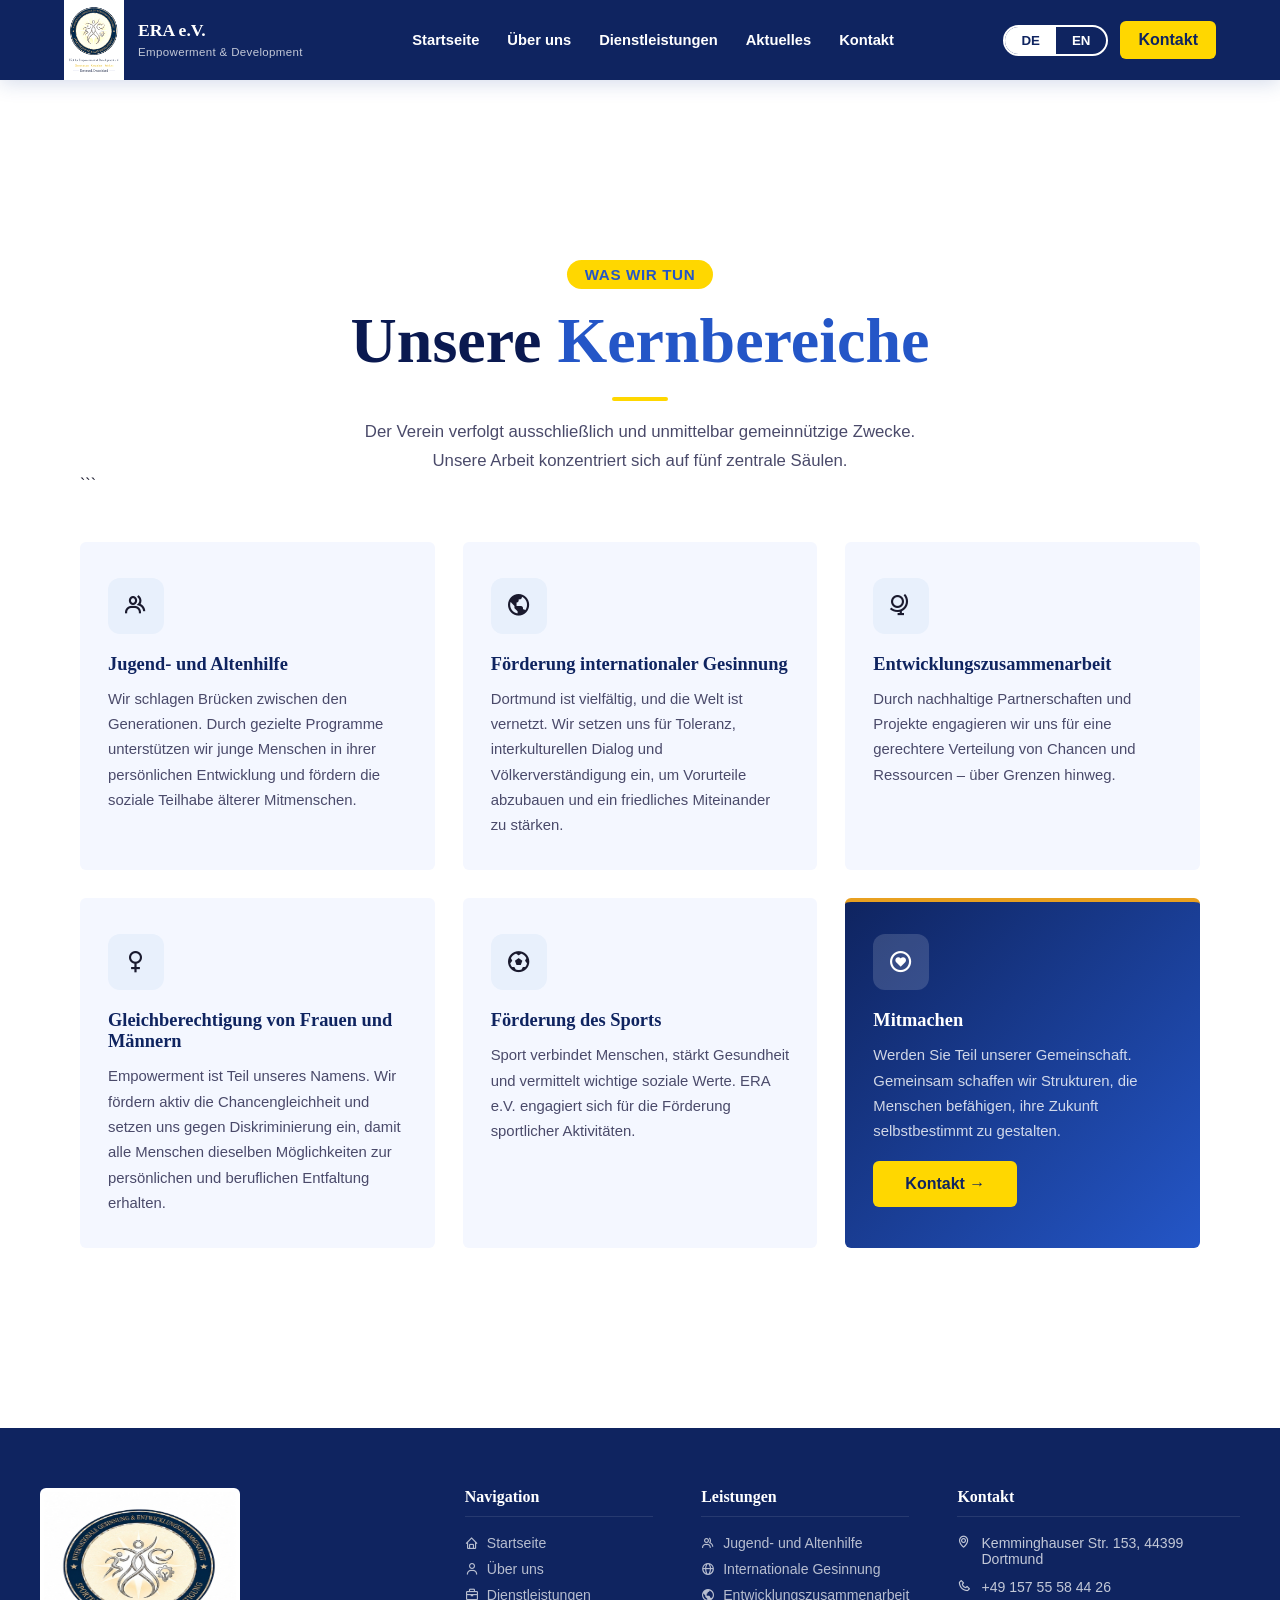
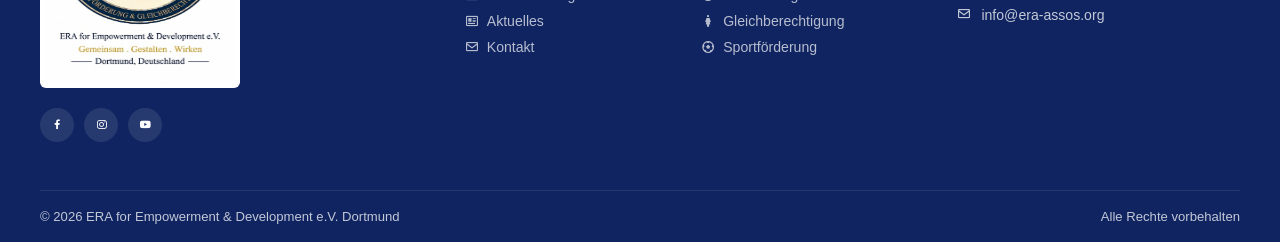
<file: service.html>
<!DOCTYPE html>
<html lang="en">
<head>
    <meta charset="UTF-8">
    <meta name="viewport" content="width=device-width, initial-scale=1.0">
    <title>ERA for Empowerment & Development e.V.</title>
    <link rel="stylesheet" href="assets/css/style.css">
    <link rel="shortcut icon" href="images/Logo -2.png" type="image/x-icon">
    <link href='https://unpkg.com/boxicons@2.1.4/css/boxicons.min.css' rel='stylesheet'>
</head>
<body>
<!-- NAVBAR -->
<nav class="navbar">
  <div class="nav-inner">
    
    <!-- Logo -->
    <a href="index.html" class="nav-logo">
      <img src="images/logo.jpeg" alt="ERA Logo">
      <div class="nav-logo-text">
        <strong>ERA e.V.</strong>
        <span data-de="Empowerment & Development" data-en="Empowerment & Development">Empowerment & Development</span>
      </div>
    </a>

    <!-- DESKTOP NAV LINKS -->
    <ul class="nav-links" id="desktopNav">
      <li><a href="index.html" class="active" data-de="Startseite" data-en="Home">Startseite</a></li>
      <li><a href="About.html" data-de="Über uns" data-en="About Us">Über uns</a></li>
      <li><a href="service.html" data-de="Dienstleistungen" data-en="Services">Dienstleistungen</a></li>
      <li><a href="News.html" data-de="Aktuelles" data-en="News">Aktuelles</a></li>
      <li><a href="contact.html" data-de="Kontakt" data-en="Contact">Kontakt</a></li>
    </ul>

    <!-- MOBILE MENU -->
    <div class="mobile-menu" id="mobileMenu">
      <button class="close-btn" onclick="toggleMenu()" aria-label="Close Menu">✕</button>
      
      <ul class="nav-links" id="mobileNav">
        <li><a href="index.html" class="active" data-de="Startseite" data-en="Home">Startseite</a></li>
        <li><a href="About.html" data-de="Über uns" data-en="About Us">Über uns</a></li>
        <li><a href="service.html" data-de="Dienstleistungen" data-en="Services">Dienstleistungen</a></li>
        <li><a href="News.html" data-de="Aktuelles" data-en="News">Aktuelles</a></li>
        <li><a href="contact.html" data-de="Kontakt" data-en="Contact">Kontakt</a></li>
      </ul>

      <div class="lang-switcher-mobile">
        <button class="lang-btn active" id="btnDE-mobile" onclick="setLang('de')">DE</button>
        <button class="lang-btn" id="btnEN-mobile" onclick="setLang('en')">EN</button>
      </div>
    </div>

    <!-- Right Side -->
    <div class="nav-right">
      <div class="lang-switcher">
        <button class="lang-btn active" id="btnDE" onclick="setLang('de')">DE</button>
        <button class="lang-btn" id="btnEN" onclick="setLang('en')">EN</button>
      </div>
      <a href="contact.html" class="donate-btn" data-de="Kontakt" data-en="Get Involved">Kontakt</a>
    </div>

    <!-- Hamburger -->
    <button class="hamburger" id="hamburger" onclick="toggleMenu()" aria-label="Menu">
      <span></span><span></span><span></span>
    </button>

  </div>
</nav>


   <section class="services" id="services">
  <div class="section-inner">
    <div style="text-align:center; max-width:600px; margin:0 auto 0;">
      <span class="section-tag" data-de="Was wir tun" data-en="What We Do">Was wir tun</span>
      <h2 class="section-title" data-de="Unsere <em>Kernbereiche</em>" data-en="Our <em>Core Areas</em>">
        Unsere <em>Kernbereiche</em>
      </h2>
      <div class="divider" style="margin:16px auto;"></div>
      <p class="section-lead" data-de="Der Verein verfolgt ausschließlich und unmittelbar gemeinnützige Zwecke. Unsere Arbeit konzentriert sich auf fünf zentrale Säulen."
         data-en="The association pursues exclusively and directly charitable purposes. Our work focuses on five central pillars.">
        Der Verein verfolgt ausschließlich und unmittelbar gemeinnützige Zwecke. Unsere Arbeit konzentriert sich auf fünf zentrale Säulen.
      </p>
    </div>

```
<div class="services-grid">

  <div class="service-card">
    <div class="service-icon">
      <i class='bx bx-group'></i>
    </div>
    <h3 data-de="Jugend- und Altenhilfe" data-en="Youth and Senior Services">Jugend- und Altenhilfe</h3>
    <p data-de="Wir schlagen Brücken zwischen den Generationen. Durch gezielte Programme unterstützen wir junge Menschen in ihrer persönlichen Entwicklung und fördern die soziale Teilhabe älterer Mitmenschen."
       data-en="We build bridges between generations. Through targeted programs, we support young people in their personal development while promoting social participation and quality of life for older adults.">
      Wir schlagen Brücken zwischen den Generationen. Durch gezielte Programme unterstützen wir junge Menschen in ihrer persönlichen Entwicklung und fördern die soziale Teilhabe älterer Mitmenschen.
    </p>
  </div>

  <div class="service-card">
    <div class="service-icon">
      <i class='bx bx-world'></i>
    </div>
    <h3 data-de="Förderung internationaler Gesinnung" data-en="Promoting an International Outlook">Förderung internationaler Gesinnung</h3>
    <p data-de="Dortmund ist vielfältig, und die Welt ist vernetzt. Wir setzen uns für Toleranz, interkulturellen Dialog und Völkerverständigung ein, um Vorurteile abzubauen und ein friedliches Miteinander zu stärken."
       data-en="Dortmund is diverse, and the world is interconnected. We are committed to tolerance, intercultural dialogue, and international understanding to break down prejudices and strengthen peaceful coexistence.">
      Dortmund ist vielfältig, und die Welt ist vernetzt. Wir setzen uns für Toleranz, interkulturellen Dialog und Völkerverständigung ein, um Vorurteile abzubauen und ein friedliches Miteinander zu stärken.
    </p>
  </div>

  <div class="service-card">
    <div class="service-icon">
      <i class='bx bx-globe-alt'></i>
    </div>
    <h3 data-de="Entwicklungszusammenarbeit" data-en="Development Cooperation">Entwicklungszusammenarbeit</h3>
    <p data-de="Durch nachhaltige Partnerschaften und Projekte engagieren wir uns für eine gerechtere Verteilung von Chancen und Ressourcen – über Grenzen hinweg."
       data-en="Through sustainable partnerships and projects, we work toward a more equitable distribution of opportunities and resources — across borders.">
      Durch nachhaltige Partnerschaften und Projekte engagieren wir uns für eine gerechtere Verteilung von Chancen und Ressourcen – über Grenzen hinweg.
    </p>
  </div>

  <div class="service-card">
    <div class="service-icon">
      <i class='bx bx-female-sign'></i>
    </div>
    <h3 data-de="Gleichberechtigung von Frauen und Männern" data-en="Gender Equality">Gleichberechtigung von Frauen und Männern</h3>
    <p data-de="Empowerment ist Teil unseres Namens. Wir fördern aktiv die Chancengleichheit und setzen uns gegen Diskriminierung ein, damit alle Menschen dieselben Möglichkeiten zur persönlichen und beruflichen Entfaltung erhalten."
       data-en="Empowerment is part of our name. We actively promote equal opportunity and stand against discrimination so that all people have the same opportunities for personal and professional growth.">
      Empowerment ist Teil unseres Namens. Wir fördern aktiv die Chancengleichheit und setzen uns gegen Diskriminierung ein.
    </p>
  </div>

  <div class="service-card">
    <div class="service-icon">
      <i class='bx bx-football'></i>
    </div>
    <h3 data-de="Förderung des Sports" data-en="Promotion of Sports">Förderung des Sports</h3>
    <p data-de="Sport verbindet Menschen, stärkt Gesundheit und vermittelt wichtige soziale Werte. ERA e.V. engagiert sich für die Förderung sportlicher Aktivitäten."
       data-en="Sports bring people together, improve health, and instill important social values. ERA e.V. is committed to promoting sports activities.">
      Sport verbindet Menschen, stärkt Gesundheit und vermittelt wichtige soziale Werte.
    </p>
  </div>

  <div class="service-card" style="background: linear-gradient(135deg, var(--blue-dark), var(--blue-mid)); border-top-color: var(--accent);">
    <div class="service-icon" style="background: rgba(255,255,255,0.15);">
      <i class='bx bx-heart-circle' style="color:white;"></i>
    </div>

    <h3 style="color:white;" data-de="Mitmachen" data-en="Get Involved">Mitmachen</h3>
    <p style="color:rgba(255,255,255,0.8);"
       data-de="Werden Sie Teil unserer Gemeinschaft. Gemeinsam schaffen wir Strukturen, die Menschen befähigen, ihre Zukunft selbstbestimmt zu gestalten."
       data-en="Become part of our community. Together, we create structures that empower people to take control of their own futures.">
      Werden Sie Teil unserer Gemeinschaft. Gemeinsam schaffen wir Strukturen, die Menschen befähigen.
    </p>

    <a href="contact.html" class="btn-primary" style="margin-top:16px; display:inline-flex;">
      Kontakt →
    </a>
  </div>

</div>
  </div>
</section>

<footer>
  <div class="footer-grid">

    <!-- ABOUT -->
    <div class="footer-about">
      <img src="images/logo.jpeg" alt="Logo">

      <div class="footer-social">
        <a href="#" title="Facebook"><i class='bx bxl-facebook'></i></a>
        <a href="#" title="Instagram"><i class='bx bxl-instagram'></i></a>
        <a href="#" title="YouTube"><i class='bx bxl-youtube'></i></a>
      </div>
    </div>

    <!-- NAVIGATION -->
    <div class="footer-col">
      <h4 data-de="Navigation" data-en="Navigation">
        <i class='bx bx-navigation'></i>
        <span data-de="Navigation" data-en="Navigation">Navigation</span>
      </h4>

      <ul>
        <li>
          <a href="index.html">
            <i class='bx bx-home'></i>
            <span data-de="Startseite" data-en="Home">Startseite</span>
          </a>
        </li>

        <li>
          <a href="About.html">
            <i class='bx bx-user'></i>
            <span data-de="Über uns" data-en="About Us">Über uns</span>
          </a>
        </li>

        <li>
          <a href="service.html">
            <i class='bx bx-briefcase'></i>
            <span data-de="Dienstleistungen" data-en="Services">Dienstleistungen</span>
          </a>
        </li>

        <li>
          <a href="News.html">
            <i class='bx bx-news'></i>
            <span data-de="Aktuelles" data-en="News">Aktuelles</span>
          </a>
        </li>

        <li>
          <a href="contact.html">
            <i class='bx bx-envelope'></i>
            <span data-de="Kontakt" data-en="Contact">Kontakt</span>
          </a>
        </li>
      </ul>
    </div>

    <!-- SERVICES -->
    <div class="footer-col">
      <h4 data-de="Leistungen" data-en="Services">
        <i class='bx bx-grid-alt'></i>
        <span data-de="Leistungen" data-en="Services">Leistungen</span>
      </h4>

      <ul>
        <li>
          <a href="service.html">
            <i class='bx bx-group'></i>
            <span data-de="Jugend- und Altenhilfe" data-en="Youth & Senior Services">
              Jugend- & Altenhilfe
            </span>
          </a>
        </li>

        <li>
          <a href="service.html">
            <i class='bx bx-globe'></i>
            <span data-de="Internationale Gesinnung" data-en="International Outlook">
              Internationale Gesinnung
            </span>
          </a>
        </li>

        <li>
          <a href="service.html">
            <i class='bx bx-world'></i>
            <span data-de="Entwicklungszusammenarbeit" data-en="Development Cooperation">
              Entwicklungszusammenarbeit
            </span>
          </a>
        </li>

        <li>
          <a href="service.html">
            <i class='bx bx-female'></i>
            <span data-de="Gleichberechtigung" data-en="Gender Equality">
              Gleichberechtigung
            </span>
          </a>
        </li>

        <li>
          <a href="service.html">
            <i class='bx bx-football'></i>
            <span data-de="Sportförderung" data-en="Sports Promotion">
              Sportförderung
            </span>
          </a>
        </li>
      </ul>
    </div>

    <!-- CONTACT -->
    <div class="footer-col">
      <h4 data-de="Kontakt" data-en="Contact">
        <i class='bx bx-phone'></i>
        <span data-de="Kontakt" data-en="Contact">Kontakt</span>
      </h4>

      <div class="footer-contact-item">
        <i class='bx bx-map'></i>
        <span>Kemminghauser Str. 153, 44399 Dortmund</span>
      </div>

      <div class="footer-contact-item">
        <i class='bx bx-phone'></i>
        <span>+49 157 55 58 44 26</span>
      </div>

      <div class="footer-contact-item">
        <i class='bx bx-envelope'></i>
        <span>info@era-assos.org</span>
      </div>
    </div>

  </div>

  <!-- BOTTOM -->
  <div class="footer-bottom">
    <span>© 2026 ERA for Empowerment & Development e.V. Dortmund</span>
    <span data-de="Alle Rechte vorbehalten" data-en="All rights reserved">
      Alle Rechte vorbehalten
    </span>
  </div>
</footer>
<script src="index.js"></script>
</body>
</html>
</file>
<file: assets/css/style.css>
/* ============================================================
   STYLES.CSS
   1. Design Tokens
   2. Global Resets & Base
   3. Layout: Topbar
   4. Layout: Navbar (Desktop)
   5. Layout: Mobile Menu
   6. Hero
   7. Stats Bar
   8. Section Helpers (reusable)
   9. About / Who We Are
  10. Mission Box
  11. Core Focus / Cards
  12. Timeline
  13. Board
  14. Services
  15. Impact Banner
  16. Gallery
  17. News Preview
  18. CTA Banner
  19. Contact
  20. Footer
  21. Buttons (shared)
  22. Animations (@keyframes)
  23. Responsive (992px -> 768px -> 640px -> 480px, plus 993px+)
============================================================ */


/* ============================================================
   1. DESIGN TOKENS
============================================================ */
:root {
  --blue: #1a3a8f;
  --blue-dark: #0f2460;
  --blue-mid: #2456c7;
  --blue-light: #4a8cdb;
  --blue-pale: #e8f0fc;
  --accent: #e8a020;
  --white: #ffffff;
  --text: #1a1a2e;
  --text-light: #4a4a6a;
  --gray-bg: #f4f7ff;
}


/* ============================================================
   2. GLOBAL RESETS & BASE
============================================================ */
* { margin: 0; padding: 0; box-sizing: border-box; }

html { scroll-behavior: smooth; }

body {
  font-family: 'Source Sans 3', sans-serif;
  color: var(--text);
  overflow-x: hidden;
}


/* ============================================================
   3. TOPBAR
============================================================ */
.topbar {
  background: var(--blue-dark);
  color: rgba(255,255,255,0.85);
  font-size: 0.82rem;
  padding: 8px 0;
}
.topbar-inner {
  max-width: 1200px;
  margin: 0 auto;
  padding: 0 24px;
  display: flex;
  justify-content: space-between;
  align-items: center;
  flex-wrap: wrap;
  gap: 8px;
}
.topbar-left { display: flex; gap: 24px; align-items: center; }
.topbar-left span { display: flex; align-items: center; gap: 6px; }
.topbar-left svg { width: 14px; height: 14px; opacity: 0.7; }
.topbar-right { display: flex; gap: 12px; align-items: center; }

.social-link {
  width: 28px; height: 28px;
  background: rgba(255,255,255,0.1);
  border-radius: 50%;
  display: flex; align-items: center; justify-content: center;
  color: white; text-decoration: none;
  transition: background 0.2s;
  font-size: 0.75rem; font-weight: 700;
}
.social-link:hover { background: gold; }


/* ============================================================
   4. NAVBAR (Desktop)
============================================================ */
.navbar {
  background: var(--blue-dark);
  box-shadow: 0 2px 20px rgba(26,58,143,0.2);
  position: sticky;
  top: 0;
  z-index: 1000;
}

.nav-inner {
  max-width: 1200px;
  margin: 0 auto;
  padding: 0 24px;
  display: flex;
  align-items: center;
  justify-content: space-between;
  height: 80px;
  position: relative;
  gap: 12px;
}

.nav-logo {
  display: flex;
  align-items: center;
  gap: 14px;
  text-decoration: none;
  z-index: 10;
}
.nav-logo img {
  height: 80px;
  width: 60px;
  filter: brightness(1.1);
}
.nav-logo-text { line-height: 1.2; }
.nav-logo-text strong {
  display: block;
  font-family: 'Playfair Display', serif;
  font-size: 1.1rem;
  color: white;
}
.nav-logo-text span {
  font-size: 0.72rem;
  color: rgba(255,255,255,0.75);
  letter-spacing: 0.03em;
}

.nav-links {
  display: flex;
  gap: 4px;
  align-items: center;
  list-style: none;
  margin: 0;
  padding: 0;
}

.nav-links a {
  display: inline-block;
  text-decoration: none;
  color: white;
  font-weight: 600;
  font-size: 0.92rem;
  padding: 10px 12px;
  position: relative;
  transition: color 0.3s ease;
  white-space: nowrap;
}

.nav-links a:hover,
.nav-links a.active {
  color: gold;
}

.nav-links a::after {
  content: '';
  position: absolute;
  width: 0;
  height: 3px;
  bottom: 2px;
  left: 50%;
  transform: translateX(-50%);
  background: gold;
  transition: width 0.3s ease;
}

.nav-links a:hover::after,
.nav-links a.active::after {
  width: 70%;
}
.nav-right {
  display: flex;
  align-items: center;
  gap: 12px;
  flex-shrink: 0;
}

.lang-switcher {
  display: flex;
  border: 2px solid white;
  border-radius: 24px;
  overflow: hidden;
}
.lang-btn {
  padding: 6px 16px;
  background: transparent;
  border: none;
  cursor: pointer;
  color: white;
  font-weight: 700;
}
.lang-btn.active {
  background: white;
  color: var(--blue-dark);
}

.donate-btn {
  background: gold;
  color: var(--blue-dark);
  padding: 10px 18px;
  border-radius: 6px;
  font-weight: 700;
  text-decoration: none;
  transition: all 0.3s;
  white-space: nowrap;
}

.donate-btn:hover {
  background: #ffd700;
  transform: translateY(-2px);
}

/* Hamburger - Visible on dark navbar */
.hamburger {
  display: none;
  flex-direction: column;
  gap: 5px;
  background: none;
  border: none;
  cursor: pointer;
  padding: 6px;
}
.hamburger span {
  display: block;
  width: 26px;
  height: 2.5px;
  background: white;
  transition: all 0.3s ease;
  border-radius: 2px;
}
.hamburger:hover span { 
  background: gold; 
}


/* ============================================================
   5. MOBILE MENU
============================================================ */
.mobile-menu {
  position: fixed;
  top: 0;
  left: -100%;
  width: 100%;
  height: 100vh;
  background: white;
  display: flex;
  flex-direction: column;
  padding: 90px 30px 40px;
  transition: left 0.45s cubic-bezier(0.32, 0.72, 0, 1);
  z-index: 999;
  overflow-y: auto;
  box-shadow: 0 0 0 100vw rgba(0,0,0,0.35);
}
.mobile-menu.open { left: 0; }

.close-btn {
  position: absolute;
  top: 25px;
  right: 28px;
  font-size: 36px;
  background: none;
  border: none;
  color: var(--blue-dark);
  cursor: pointer;
}

.mobile-menu .nav-links {
  display: flex;
  flex-direction: column;
  width: 100%;
  gap: 24px;
  margin: 30px 0;
}
.mobile-menu .nav-links a {
  font-size: 1.28rem;
  padding: 14px 0;
  color: var(--blue-dark);
  border-bottom: 1px solid #f0f0f0;
  transition: all 0.2s ease;
}
.mobile-menu .nav-links a:hover {
  color: gold;
  padding-left: 16px;
}

/* Mobile Language Switcher - Updated Active State */
.lang-switcher-mobile {
  margin-top: 40px;
  display: flex;
  justify-content: center;
}
.lang-switcher-mobile .lang-switcher {
  border: 2px solid var(--blue-mid);
  border-radius: 30px;
  overflow: hidden;
  background: #f8f9fc;
}
.lang-switcher-mobile .lang-btn {
  padding: 10px 22px;
  font-weight: 700;
  color: var(--blue-dark);
}
.lang-switcher-mobile .lang-btn.active {
  background: gold;
  color: var(--blue-dark);
  box-shadow: 0 2px 8px rgba(232, 160, 32, 0.3);
}


/* ============================================================
   6. HERO
============================================================ */
.hero {
  position: relative;
  height: 88vh;
  min-height: 560px;
  overflow: hidden;
  display: flex;
  align-items: center;
}

.hero-slides { position: absolute; inset: 0; }
.hero-slide {
  position: absolute; inset: 0;
  opacity: 0;
  transition: opacity 1s ease;
}
.hero-slide.active { opacity: 1; }
.hero-slide img {
  width: 100%; height: 100%; object-fit: cover;
}
.hero-slide::after {
  content: '';
  position: absolute; inset: 0;
  background: linear-gradient(105deg, rgba(10,25,80,0.82) 0%, rgba(10,25,80,0.45) 60%, transparent 100%);
}

.hero-content {
  position: relative; z-index: 2;
  max-width: 1200px;
  margin: 0 auto;
  padding: 0 24px;
  width: 100%;
}

.hero-tag {
  display: inline-block;
  background: gold;
  color: white;
  font-size: 0.78rem; font-weight: 700;
  letter-spacing: 0.12em; text-transform: uppercase;
  padding: 6px 16px; border-radius: 4px;
  margin-bottom: 20px;
  animation: fadeUp 0.8s ease both;
}

.hero-title {
  font-family: 'Playfair Display', serif;
  font-size: clamp(2.4rem, 7vw, 4.2rem);
  font-weight: 900;
  color: white;
  line-height: 1.1;
  max-width: 680px;
  margin-bottom: 24px;
  animation: fadeUp 0.8s 0.15s ease both;
}
.hero-title em { color: gold; font-style: normal; }

.hero-subtitle {
  color: rgba(255,255,255,0.9);
  font-size: clamp(1.05rem, 2.5vw, 1.25rem);
  line-height: 1.65;
  max-width: 520px;
  margin-bottom: 38px;
  animation: fadeUp 0.8s 0.3s ease both;
}

.hero-ctas {
  display: flex; gap: 16px; flex-wrap: wrap;
  animation: fadeUp 0.8s 0.45s ease both;
}

/* Hero slide dots */
.hero-dots {
  position: absolute; bottom: 28px; left: 50%;
  transform: translateX(-50%);
  display: flex; gap: 8px; z-index: 10;
}
.hero-dot {
  width: 8px; height: 8px; border-radius: 50%;
  background: rgba(255,255,255,0.4);
  cursor: pointer;
  transition: background 0.2s, transform 0.2s;
  border: none;
}
.hero-dot.active {
  background: gold;
  transform: scale(1.3);
}


/* ============================================================
   7. STATS BAR
============================================================ */
.stats-bar {
  background: var(--blue-dark);
  padding: 32px 24px;
}
.stats-inner {
  max-width: 1200px; margin: 0 auto;
  display: grid; grid-template-columns: repeat(4, 1fr);
  gap: 24px;
}
.stat-item { text-align: center; color: white; }
.stat-num {
  font-family: 'Playfair Display', serif;
  font-size: 2.4rem; font-weight: 900;
  color: gold;
  line-height: 1;
}
.stat-label {
  font-size: 0.82rem; letter-spacing: 0.08em;
  text-transform: uppercase; opacity: 0.75;
  margin-top: 6px;
}


/* ============================================================
   8. SECTION HELPERS
============================================================ */
section { padding: 80px 24px; }

.section-inner {
  max-width: 1200px;
  margin: 0 auto;
  padding: 100px 40px;
}
.section-inner h2 {
  font-size: 4rem;
  color: #0A1950;
}

.section-tag {
  display: inline-block;
  background: gold;
  color: var(--blue-mid);
  font-weight: 600;
  padding: 6px 18px;
  border-radius: 30px;
  font-size: 0.95rem;
  margin-bottom: 12px;
  letter-spacing: 0.04em;
  text-transform: uppercase;
}

.section-title {
  font-family: 'Playfair Display', serif;
  font-size: clamp(1.8rem, 3vw, 2.6rem);
  font-weight: 700;
  line-height: 1.25;
  color: var(--blue-dark);
  margin-bottom: 16px;
}
.section-title em { color: var(--blue-mid); font-style: normal; }

.section-lead {
  color: var(--text-light);
  font-size: 1.05rem;
  line-height: 1.75;
  max-width: 640px;
}

.divider {
  width: 56px; height: 4px;
  background: gold;
  border-radius: 2px;
  margin: 16px 0;
}

.gold-underline {
  position: relative;
  display: inline-block;
}
.gold-underline::after {
  content: '';
  position: absolute;
  bottom: -12px;
  left: 0;
  width: 50%;
  height: 4px;
  background: gold;
  border-radius: 2px;
}


/* ============================================================
   9. ABOUT / WHO WE ARE
============================================================ */
.about-hero {
  height: 520px;
  background: linear-gradient(rgba(10,25,80,0.75), rgba(10,25,80,0.75)),
              url('https://via.placeholder.com/1920x520/0A1950/FFFFFF?text=ERA+Community') center/cover no-repeat;
  display: flex;
  align-items: center;
  color: white;
  position: relative;
}
.hero-overlay {
  max-width: 1200px;
  margin: 0 auto;
  padding: 0 40px;
  width: 100%;
}
.hero-content h1 {
  font-family: 'Playfair Display', serif;
  font-size: 6rem;
  color: gold;
  margin: 16px 0 20px;
  line-height: 1.1;
}
.hero-content p {
  font-size: 1.25rem;
  max-width: 700px;
  opacity: 0.95;
}

.who-we-are .about-grid {
  display: grid;
  grid-template-columns: 1fr 1fr;
  gap: 80px;
  align-items: center;
}
.about-img-main {
  width: 100%;
  border-radius: 8px;
  box-shadow: 12px 12px 0 var(--blue-pale);
}
.about-text h2 {
  font-family: 'Playfair Display', serif;
  font-size: 5rem;
  color: var(--blue-dark);
  margin-bottom: 24px;
  line-height: 1.1;
}
.about-text p {
  font-size: 1.3rem;
  line-height: 2rem;
}

/* Intro grid (alternate about-style block) */
.intro-grid {
  display: grid;
  grid-template-columns: 1fr 1fr;
  gap: 60px;
  align-items: center;
  max-width: 1200px;
  margin: 0 auto;
  padding: 0 24px;
}
.intro-text { padding-right: 20px; }
.intro-text h2 {
  font-size: clamp(2.8rem, 5vw, 4rem);
  line-height: 1.15;
  color: #0f2460;
  margin-bottom: 24px;
}
.intro-text p {
  font-size: 1.25rem;
  line-height: 1.8;
  color: #333;
}
.intro-image { position: relative; }
.intro-img {
  width: 100%;
  height: 600px;
  object-fit: cover;
  border-radius: 20px;
  box-shadow: 24px 24px 0 var(--blue-pale);
  transition: transform 0.6s ease;
}
.intro-img:hover { transform: scale(1.04); }


/* ============================================================
   10. MISSION BOX
============================================================ */
.mission-section { background: var(--gray-bg); }

.mission-box {
  max-width: 820px;
  margin: 0 auto;
  background: white;
  padding: 60px 50px;
  border-radius: 12px;
  text-align: center;
  box-shadow: 0 10px 40px rgba(10,25,80,0.08);
  border-top: 5px solid var(--blue-mid);
}
.mission-box h2 {
  font-family: 'Playfair Display', serif;
  font-size: 4rem;
  color: var(--blue-dark);
  margin: 20px 0 24px;
}
.mission-box p {
  font-size: 1.25rem;
  line-height: 2rem;
}


/* ============================================================
   11. CORE FOCUS / CARDS
============================================================ */
.core-focus { background: white; }

.card-grid {
  display: grid;
  grid-template-columns: repeat(auto-fit, minmax(320px, 1fr));
  gap: 28px;
  margin-top: 40px;
}
.card {
  background: white;
  padding: 32px 28px;
  border-radius: 16px;
  box-shadow: 0 10px 30px rgba(26,58,143,0.08);
  transition: all 0.4s ease;
  text-align: center;
  border-top: 5px solid gold;
}
.card:hover {
  transform: translateY(-12px);
  box-shadow: 0 25px 50px rgba(26,58,143,0.15);
}
.card-icon {
  font-size: 3.2rem;
  margin-bottom: 18px;
  display: block;
}
.card h3 {
  margin-bottom: 14px;
  color: var(--blue-dark);
  font-size: 1.35rem;
}
.card p {
  color: var(--text-light);
  font-size: 0.98rem;
  line-height: 1.75;
}

.focus-grid {
  display: grid;
  grid-template-columns: repeat(auto-fit, minmax(320px, 1fr));
  gap: 32px;
  margin-top: 50px;
}
.focus-card {
  background: #fff;
  border: 1px solid #eee;
  border-radius: 12px;
  padding: 40px 28px;
  text-align: center;
  transition: all 0.4s cubic-bezier(0.4, 0, 0.2, 1);
  box-shadow: 0 5px 15px rgba(0,0,0,0.05);
}
.focus-card:hover {
  transform: translateY(-12px) scale(1.03);
  box-shadow: 0 20px 40px rgba(26,58,143,0.15);
  border-color: gold;
}
.focus-icon {
  font-size: 3.2rem;
  margin-bottom: 24px;
  transition: transform 0.4s ease;
}
.focus-card:hover .focus-icon {
  transform: scale(1.15) rotate(8deg);
}
.focus-card h3 {
  font-family: 'Playfair Display', serif;
  color: gold;
  margin-bottom: 14px;
  font-size: 1.6rem;
}
.focus-card p {
  font-size: 1rem;
  font-weight: bold;
  color: #0A1950;
}
.main-text {
  font-size: 6rem;
  font-weight: bold;
  color: #0A1950;
  line-height: 1;
}


/* ============================================================
   12. TIMELINE
============================================================ */
.timeline {
  max-width: 800px;
  margin: 60px auto;
  position: relative;
}
.timeline::before {
  content: '';
  position: absolute;
  left: 48px;
  top: 0; bottom: 0;
  width: 5px;
  background: var(--blue-pale);
  border-radius: 10px;
}
.timeline-item {
  position: relative;
  margin-bottom: 60px;
  display: flex;
  align-items: flex-start;
  gap: 40px;
}
.year {
  width: 96px; height: 96px;
  background: var(--blue-mid);
  color: white;
  border-radius: 50%;
  display: flex; align-items: center; justify-content: center;
  font-family: 'Playfair Display', serif;
  font-size: 1.8rem; font-weight: 700;
  flex-shrink: 0;
  cursor: pointer;
  transition: all 0.3s ease;
  box-shadow: 0 8px 25px rgba(10,25,80,0.3);
}
.year:hover {
  background: gold;
  transform: scale(1.1);
}
.timeline-content {
  flex: 1;
  opacity: 0;
  max-height: 0;
  overflow: hidden;
  transition: all 0.4s ease;
  padding-top: 12px;
}
.timeline-item:hover .timeline-content {
  opacity: 1;
  max-height: 300px;
}
.timeline-content p {
  background: white;
  padding: 24px 28px;
  border-radius: 10px;
  box-shadow: 0 8px 25px rgba(0,0,0,0.08);
  line-height: 1.7;
  font-size: 1.1rem;
  color: #0A1950;
}


/* ============================================================
   13. BOARD
============================================================ */
.board { background: white; }

.board-grid {
  display: grid;
  grid-template-columns: repeat(3, 1fr);
  gap: 40px;
  margin-top: 50px;
}
.board-card {
  background: white;
  text-align: center;
  border-radius: 12px;
  overflow: hidden;
  box-shadow: 0 8px 25px rgba(0,0,0,0.08);
  transition: transform 0.3s ease;
}
.board-card:hover { transform: translateY(-8px); }
.board-card img {
  width: 100%;
  height: 320px;
  object-fit: cover;
}
.board-card h3 {
  margin: 20px 0 8px;
  color: var(--blue-dark);
  font-size: 1.35rem;
}
.board-card span {
  color: var(--blue-mid);
  font-weight: 500;
}


/* ============================================================
   14. SERVICES
============================================================ */
.services { background: white; }

.services-grid {
  display: grid;
  grid-template-columns: repeat(auto-fit, minmax(320px, 1fr));
  gap: 28px;
  margin-top: 48px;
}
.service-card {
  background: var(--gray-bg);
  border-radius: 6px;
  padding: 32px 28px;
  border-top: 4px solid transparent;
  transition: border-color 0.25s, transform 0.25s, box-shadow 0.25s;
  cursor: default;
}
.service-card:hover {
  border-top-color: var(--blue-mid);
  transform: translateY(-6px);
  box-shadow: 0 16px 40px rgba(26,58,143,0.12);
}
.service-icon {
  width: 56px; height: 56px;
  background: var(--blue-pale);
  border-radius: 12px;
  display: flex; align-items: center; justify-content: center;
  margin-bottom: 20px;
  font-size: 1.6rem;
}
.service-card h3 {
  font-family: 'Playfair Display', serif;
  font-size: 1.15rem;
  color: var(--blue-dark);
  margin-bottom: 12px;
}
.service-card p {
  color: var(--text-light);
  font-size: 0.93rem;
  line-height: 1.7;
}


/* ============================================================
   15. IMPACT BANNER
============================================================ */
.impact-banner {
  background: linear-gradient(135deg, var(--blue-dark) 0%, var(--blue-mid) 100%);
  padding: 80px 24px;
  position: relative;
  overflow: hidden;
}
.impact-banner::before {
  content: '';
  position: absolute; top: -80px; right: -80px;
  width: 400px; height: 400px;
  background: rgba(255,255,255,0.04);
  border-radius: 50%;
}
.impact-banner-inner {
  max-width: 1200px;
  margin: 0 auto;
  display: flex;
  align-items: center;
  justify-content: space-between;
  gap: 48px;
  flex-wrap: wrap;
}
.impact-text {
  color: white;
  max-width: 520px;
}
.impact-text .section-tag { color: gold; }
.impact-text .section-title { color: white; }
.impact-text .section-lead {
  color: rgba(255,255,255,0.8);
  max-width: 100%;
}


/* ============================================================
   16. GALLERY
============================================================ */
.gallery {
  background: var(--gray-bg);
  padding: 80px 24px;
}
.gallery-grid {
  display: grid;
  grid-template-columns: repeat(auto-fit, minmax(280px, 1fr));
  gap: 20px;
  margin-top: 48px;
}
.gallery-item {
  border-radius: 12px;
  overflow: hidden;
  position: relative;
  box-shadow: 0 8px 25px rgba(26,58,143,0.08);
  transition: transform 0.4s ease, box-shadow 0.4s ease;
}
.gallery-item:hover {
  transform: translateY(-8px);
  box-shadow: 0 20px 40px rgba(26,58,143,0.15);
}
.gallery-item img {
  width: 100%;
  height: 260px;
  object-fit: cover;
  display: block;
  transition: transform 0.5s ease;
}
.gallery-item:hover img { transform: scale(1.08); }

.gallery .section-title {
  font-size: clamp(2.2rem, 5vw, 3.2rem);
  line-height: 1.15;
}
.gallery .section-tag { font-size: 0.9rem; }


/* ============================================================
   17. NEWS PREVIEW
============================================================ */
.news { background: var(--gray-bg); }

.news-grid {
  display: grid;
  grid-template-columns: repeat(3, 1fr);
  gap: 28px;
  margin-top: 48px;
}
.news-card {
  background: white;
  border-radius: 6px;
  overflow: hidden;
  box-shadow: 0 2px 16px rgba(26,58,143,0.06);
  transition: transform 0.25s, box-shadow 0.25s;
}
.news-card:hover {
  transform: translateY(-5px);
  box-shadow: 0 12px 40px rgba(26,58,143,0.14);
}
.news-img { height: 200px; overflow: hidden; }
.news-img img { width: 100%; height: 100%; object-fit: cover; }
.news-body { padding: 24px; }
.news-date {
  font-size: 0.78rem;
  color: var(--blue-mid);
  font-weight: 600;
  letter-spacing: 0.06em;
  margin-bottom: 8px;
}
.news-body h3 {
  font-family: 'Playfair Display', serif;
  font-size: 1.05rem;
  color: var(--blue-dark);
  margin-bottom: 10px;
  line-height: 1.4;
}
.news-body p {
  font-size: 0.88rem;
  color: var(--text-light);
  line-height: 1.65;
}
.read-more {
  display: inline-flex;
  align-items: center;
  gap: 6px;
  color: var(--blue-mid);
  font-weight: 700;
  font-size: 0.85rem;
  text-decoration: none;
  margin-top: 14px;
  transition: gap 0.2s;
}
.read-more:hover { gap: 10px; }


/* ============================================================
   18. CTA BANNER
============================================================ */
.cta-banner {
  width: 100%;
  padding: 100px 20px;
  background: linear-gradient(135deg, #0f4c81 0%, #1a6a9c 100%);
  color: white;
  text-align: center;
  position: relative;
  overflow: hidden;
}
.cta-banner::before {
  content: '';
  position: absolute;
  top: -50%; left: -50%;
  width: 200%; height: 200%;
  background: radial-gradient(circle, rgba(255,255,255,0.1) 0%, transparent 70%);
  animation: shine 15s linear infinite;
  pointer-events: none;
}
.cta-content {
  max-width: 800px;
  margin: 0 auto;
  display: flex;
  flex-direction: column;
  align-items: center;
  gap: 2rem;
}
.cta-heading {
  font-family: 'Playfair Display', serif;
  font-size: 3.2rem;
  line-height: 1.2;
  margin-bottom: 20px;
  font-weight: 700;
}
.cta-subtext {
  font-family: 'Inter', sans-serif;
  font-size: 1.25rem;
  opacity: 0.95;
  margin: 0 auto 40px;
  max-width: 600px;
}
.cta-text p {
  margin-top: 2rem;
  font-size: 1.3rem;
}
.cta-text h1 { font-size: 2.65rem; }


/* ============================================================
   19. CONTACT
============================================================ */
.contact { background: white; }

.contact-grid {
  display: grid;
  grid-template-columns: 1fr 1.2fr;
  gap: 64px;
}
.contact-info h3 {
  font-family: 'Playfair Display', serif;
  font-size: 1.4rem;
  color: var(--blue-dark);
  margin-bottom: 8px;
}
.contact-info p {
  color: var(--text-light);
  line-height: 1.75;
  margin-bottom: 28px;
}
.contact-detail {
  display: flex;
  gap: 14px;
  align-items: flex-start;
  margin-bottom: 18px;
}
.contact-detail-icon {
  width: 40px; height: 40px;
  background: var(--blue-pale);
  border-radius: 8px;
  flex-shrink: 0;
  display: flex; align-items: center; justify-content: center;
  font-size: 1.1rem;
}
.contact-detail-text strong {
  display: block;
  font-size: 0.78rem;
  text-transform: uppercase;
  letter-spacing: 0.08em;
  color: var(--blue-mid);
  margin-bottom: 2px;
}
.contact-detail-text span {
  color: var(--text);
  font-size: 0.95rem;
}

.contact-form {
  display: flex;
  flex-direction: column;
  gap: 16px;
}
.form-row {
  display: grid;
  grid-template-columns: 1fr 1fr;
  gap: 16px;
}
.form-group {
  display: flex;
  flex-direction: column;
  gap: 6px;
}
.form-group label {
  font-size: 0.82rem;
  font-weight: 600;
  color: var(--text);
  letter-spacing: 0.04em;
}
.form-group input,
.form-group textarea,
.form-group select {
  border: 1.5px solid #d0d8ef;
  border-radius: 4px;
  padding: 11px 14px;
  font-family: inherit;
  font-size: 0.93rem;
  color: var(--text);
  background: white;
  transition: border-color 0.2s;
}
.form-group input:focus,
.form-group textarea:focus,
.form-group select:focus {
  outline: none;
  border-color: var(--blue-mid);
}
.form-group textarea {
  resize: vertical;
  min-height: 120px;
}
.form-success {
  background: #e8f8f0;
  border: 1.5px solid #4caf50;
  color: #2e7d32;
  border-radius: 4px;
  padding: 14px 18px;
  font-size: 0.93rem;
  display: none;
}


/* ============================================================
   20. FOOTER
============================================================ */
footer {
  background: var(--blue-dark);
  color: rgba(255,255,255,0.75);
  padding: 60px 24px 0;
}
.footer-grid {
  max-width: 1200px;
  margin: 0 auto;
  display: grid;
  grid-template-columns: 2fr 1fr 1fr 1.5fr;
  gap: 48px;
  padding-bottom: 48px;
}
.footer-about img {
  height: 200px;
  width: 200px;
  margin-bottom: 16px;
  filter: brightness(1) drop-shadow(0 0 0px transparent);
  background: white;
  border-radius: 6px;
  padding: 4px;
}
.footer-about p {
  font-size: 0.88rem;
  line-height: 1.75;
  margin-bottom: 20px;
}
.footer-social { display: flex; gap: 10px; }
.footer-social a {
  width: 34px; height: 34px;
  border-radius: 50%;
  background: rgba(255,255,255,0.1);
  display: flex; align-items: center; justify-content: center;
  color: white;
  text-decoration: none;
  font-size: 0.8rem;
  font-weight: 700;
  transition: background 0.2s;
}
.footer-social a:hover { background: gold; }

.footer-col h4 {
  color: white;
  font-family: 'Playfair Display', serif;
  font-size: 1rem;
  margin-bottom: 18px;
  padding-bottom: 10px;
  border-bottom: 1px solid rgba(255,255,255,0.1);
}
.footer-col ul {
  list-style: none;
  display: flex;
  flex-direction: column;
  gap: 10px;
}
.footer-col ul a {
  color: rgba(255,255,255,0.7);
  text-decoration: none;
  font-size: 0.88rem;
  transition: color 0.2s;
  display: flex;
  align-items: center;
  gap: 8px;
}
.footer-col ul a:hover { color: gold; }

.footer-contact-item {
  display: flex;
  gap: 10px;
  margin-bottom: 12px;
  font-size: 0.88rem;
}
.footer-contact-item span:first-child { font-size: 1rem; }

.footer-bottom {
  max-width: 1200px;
  margin: 0 auto;
  padding: 18px 0;
  border-top: 1px solid rgba(255,255,255,0.1);
  display: flex;
  justify-content: space-between;
  align-items: center;
  font-size: 0.82rem;
  flex-wrap: wrap;
  gap: 8px;
}


/* ============================================================
   21. BUTTONS (shared)
============================================================ */
.btn-primary,
.btn-outline {
  padding: 14px 32px;
  font-size: 1rem;
  font-weight: 700;
  border-radius: 6px;
  text-decoration: none;
  display: inline-flex;
  align-items: center;
  gap: 8px;
  transition: all 0.3s ease;
}
.btn-primary {
  background: gold;
  color: var(--blue-dark);
}
.btn-primary:hover {
  background: #ffd700;
  transform: translateY(-3px);
}
.btn-outline {
  background: transparent;
  color: white;
  border: 2px solid rgba(255,255,255,0.75);
}
.btn-outline:hover {
  border-color: white;
  background: rgba(255,255,255,0.12);
  transform: translateY(-3px);
}

.cta-button {
  font-family: 'Inter', sans-serif;
  background: gold;
  color: var(--blue-dark);
  padding: 18px 48px;
  font-size: 1.25rem;
  font-weight: 600;
  border: none;
  border-radius: 10px;
  cursor: pointer;
  transition: all 0.4s cubic-bezier(0.4, 0, 0.2, 1);
  box-shadow: 0 10px 30px rgba(232, 185, 35, 0.3);
}
.cta-button:hover {
  background: #ffd700;
  transform: translateY(-2px);
}
.cta-button:active { transform: scale(0.96); }

/* Scroll-triggered fade-in */
.fade-in {
  opacity: 0;
  transform: translateY(60px);
  transition: all 0.9s cubic-bezier(0.25, 0.1, 0.25, 1);
}
.fade-in.visible {
  opacity: 1;
  transform: translateY(0);
}


/* ============================================================
   22. ANIMATIONS
============================================================ */
@keyframes fadeUp {
  from { opacity: 0; transform: translateY(24px); }
  to   { opacity: 1; transform: translateY(0); }
}

@keyframes shine {
  0%   { transform: translateX(-30%) translateY(-30%); }
  100% { transform: translateX(30%)  translateY(30%);  }
}

@media (max-width: 1100px) {

  #desktopNav {
    display: none;
  }

  .hamburger {
    display: flex;
  }

  .lang-switcher {
    display: none;
  }

  .donate-btn {
    display: none;
  }

  .nav-inner {
    justify-content: space-between;
  }
}
/* ============================================================
   23. RESPONSIVE
============================================================ */

/* ---------- Tablet: max-width 992px ---------- */
@media (max-width: 992px) {
  .nav-links { display: none; }
  .hamburger { display: flex; }
  .lang-switcher { display: none; }

  .hero { height: 78vh; min-height: 520px; }
  .hero-content { padding: 0 20px; }
  .hero-ctas { gap: 12px; }
  .hero-content h1 { font-size: 2.6rem; }

  .section-inner { padding: 80px 30px; }
  .about-text h2 { font-size: 3rem; }
  .who-we-are .about-grid { grid-template-columns: 1fr; gap: 50px; }
  .board-grid { grid-template-columns: repeat(2, 1fr); gap: 30px; }
  .board-card img { height: 280px; }
  .gallery-grid { grid-template-columns: repeat(2, 1fr); gap: 18px; }
  .gallery-item img { height: 240px; }
  .contact-grid { grid-template-columns: 1fr; gap: 40px; }
  .footer-grid { grid-template-columns: 1fr 1fr; gap: 40px; }
}


/* ---------- Mobile: max-width 768px ---------- */
@media (max-width: 768px) {
  .section-inner { padding: 70px 24px; }
  .section-title { font-size: 2.1rem; }

  .intro-grid {
    grid-template-columns: 1fr;
    gap: 48px;
    text-align: center;
  }
  .intro-text { padding-right: 0; order: 2; }
  .intro-image { order: 1; }
  .intro-img { height: 420px; }
  .hero-subtitle { font-size: 1.1rem; }

  .about-text h2 { font-size: 3.4rem; }
  .about-text p { font-size: 1.15rem; line-height: 1.8; }

  .mission-box { padding: 50px 30px; }
  .mission-box h2 { font-size: 1rem; }   /* You can adjust if needed */

  .card-grid { grid-template-columns: 1fr; }
  .focus-card h3, .board-card h3 { font-size: 1.45rem; }

  .timeline::before { left: 38px; }
  .timeline-item { gap: 25px; margin-bottom: 50px; }
  .year { width: 78px; height: 78px; font-size: 1.5rem; }

  .board-grid { grid-template-columns: 1fr; gap: 24px; }
  .board-card img { height: 260px; }

  .cta-banner { padding: 80px 15px; }
  .cta-heading { font-size: 2.4rem; }
  .cta-button { padding: 16px 40px; font-size: 1.1rem; }

  .news-grid { grid-template-columns: 1fr; gap: 20px; }
  .news-img { height: 180px; }

  .contact-grid { gap: 32px; }
  .form-row { grid-template-columns: 1fr; }
  .contact-form .btn-primary { width: 100%; justify-content: center; }

  .footer-grid { grid-template-columns: 1fr; text-align: left; gap: 32px; }
  .footer-bottom { flex-direction: column; text-align: center; }
}


/* ---------- Small mobile: max-width 640px ---------- */
@media (max-width: 640px) {
  .gallery { padding: 60px 20px; }
  .gallery-grid { grid-template-columns: 1fr; gap: 16px; }
  .gallery-item img { height: 220px; }
}


/* ---------- Phones: max-width 480px ---------- */
@media (max-width: 480px) {
  .hero { height: 75vh; min-height: 480px; }
  .hero-ctas { flex-direction: column; align-items: flex-start; }
  .intro-img { height: 360px; }

  .section-inner { padding: 60px 18px; }
  .section-inner h2 { font-size: 2.5rem; }
  .section-title { font-size: 1.9rem; }

  .about-text h2 { font-size: 2.8rem; margin-bottom: 18px; }
  .about-text p { font-size: 1.08rem; line-height: 1.75; }

  .mission-box { padding: 40px 20px; }
  .mission-box h2 { font-size: 1.65rem; }

  .focus-card { padding: 32px 20px; }
  .focus-card h3 { font-size: 1.3rem; }
  .focus-icon { font-size: 2.8rem; }

  .timeline { margin: 40px auto; }
  .timeline::before { left: 32px; width: 4px; }
  .timeline-item { padding-left: 85px; margin-bottom: 45px; gap: 20px; }
  .year { width: 68px; height: 68px; font-size: 1.35rem; }

  .contact-info p { font-size: 0.95rem; line-height: 1.6; }
  .footer { padding: 50px 18px 0; }
}


/* ---------- Desktop only: min-width 993px ---------- */
@media (min-width: 1101px) {
  .mobile-menu {
    display: none;
  }
}
/* ============================================================
   24. DONATE SECTION
============================================================ */
.donate-section {
  background: linear-gradient(135deg, var(--blue-dark) 0%, var(--blue) 100%);
  color: white;
  position: relative;
  overflow: hidden;
}
.donate-section::before {
  content: '';
  position: absolute;
  top: -80px; right: -80px;
  width: 320px; height: 320px;
  border-radius: 50%;
  background: rgba(255,255,255,0.04);
  pointer-events: none;
}
.donate-section .section-inner {
  display: flex;
  flex-direction: column;
  align-items: center;
  text-align: center;
  gap: 40px;
}
.donate-header { max-width: 680px; }
.donate-header .section-tag {
  background: rgba(255,255,255,0.15);
  color: gold;
  border-color: transparent;
}
.donate-header .section-title { color: white; }
.donate-header .section-title em { color: gold; }
.donate-header .divider { margin: 16px auto; background: rgba(255,255,255,0.25); }
.donate-header p { color: rgba(255,255,255,0.82); font-size: 1rem; line-height: 1.7; }

.donate-card {
  background: white;
  border-radius: 16px;
  padding: 48px 56px;
  width: 100%;
  max-width: 680px;
  box-shadow: 0 24px 60px rgba(0,0,0,0.25);
  text-align: center;
}
.donate-card-icon {
  width: 64px; height: 64px;
  background: var(--blue-pale);
  border-radius: 50%;
  display: flex; align-items: center; justify-content: center;
  margin: 0 auto 20px;
  font-size: 1.8rem;
  color: var(--blue);
}
.donate-card h3 {
  font-family: 'Playfair Display', serif;
  font-size: 1.4rem;
  color: var(--blue-dark);
  margin-bottom: 28px;
}

.bank-details {
  display: flex;
  flex-direction: column;
  gap: 0;
  border: 1.5px solid #e0e8f8;
  border-radius: 10px;
  overflow: hidden;
  margin-bottom: 24px;
  text-align: left;
}
.bank-row {
  display: flex;
  align-items: center;
  padding: 14px 20px;
  gap: 12px;
  border-bottom: 1px solid #e0e8f8;
  transition: background 0.15s;
}
.bank-row:last-child { border-bottom: none; }
.bank-row:hover { background: var(--blue-pale); }
.bank-label {
  font-size: 0.75rem;
  font-weight: 700;
  text-transform: uppercase;
  letter-spacing: 0.07em;
  color: var(--blue-mid);
  min-width: 90px;
}
.bank-value {
  font-size: 0.97rem;
  color: var(--text);
  font-weight: 600;
  flex: 1;
  font-family: 'Courier New', monospace;
}
.copy-btn {
  background: none;
  border: 1px solid #cdd8f0;
  border-radius: 5px;
  padding: 4px 9px;
  cursor: pointer;
  color: var(--blue-mid);
  font-size: 0.9rem;
  transition: all 0.2s;
  flex-shrink: 0;
}
.copy-btn:hover { background: var(--blue-mid); color: white; border-color: var(--blue-mid); }
.copy-btn.copied { background: #4caf50; color: white; border-color: #4caf50; }

.donate-note {
  font-size: 0.85rem;
  color: var(--text-light);
  font-style: italic;
}

/* ============================================================
   25. CURRENT PROJECTS 2026
============================================================ */
.projects-section {
  background: var(--gray-bg);
}
.projects-grid {
  display: grid;
  grid-template-columns: repeat(3, 1fr);
  gap: 28px;
  margin-top: 48px;
}
.project-card {
  background: white;
  border-radius: 14px;
  overflow: hidden;
  box-shadow: 0 4px 20px rgba(26,58,143,0.08);
  transition: transform 0.3s ease, box-shadow 0.3s ease;
  display: flex;
  flex-direction: column;
}
.project-card:hover {
  transform: translateY(-6px);
  box-shadow: 0 16px 40px rgba(26,58,143,0.15);
}
.project-img {
  position: relative;
  height: 220px;
  overflow: hidden;
}
.project-img img {
  width: 100%; height: 100%;
  object-fit: cover;
  transition: transform 0.4s ease;
}
.project-card:hover .project-img img { transform: scale(1.05); }
.project-badge {
  position: absolute;
  top: 14px; right: 14px;
  background: gold;
  color: var(--blue-dark);
  border-radius: 20px;
  padding: 5px 13px;
  font-size: 0.78rem;
  font-weight: 700;
  display: flex;
  align-items: center;
  gap: 5px;
}
.project-body {
  padding: 28px 26px 30px;
  flex: 1;
  display: flex;
  flex-direction: column;
}
.project-number {
  font-size: 2.8rem;
  font-weight: 900;
  color: var(--blue-pale);
  line-height: 1;
  margin-bottom: 10px;
  font-family: 'Playfair Display', serif;
}
.project-body h3 {
  font-family: 'Playfair Display', serif;
  font-size: 1.18rem;
  color: var(--blue-dark);
  margin-bottom: 12px;
  line-height: 1.35;
}
.project-body p {
  font-size: 0.9rem;
  color: var(--text-light);
  line-height: 1.7;
  flex: 1;
  margin-bottom: 18px;
}
.project-tags {
  display: flex;
  gap: 8px;
  flex-wrap: wrap;
  margin-top: auto;
}
.project-tags span {
  background: var(--blue-pale);
  color: var(--blue-mid);
  font-size: 0.74rem;
  font-weight: 700;
  padding: 4px 12px;
  border-radius: 20px;
  text-transform: uppercase;
  letter-spacing: 0.04em;
}

/* ============================================================
   26. DONATE HERO BUTTON & CTA DONATE BUTTON
============================================================ */
.btn-donate-hero {
  padding: 14px 32px;
  font-size: 1rem;
  font-weight: 700;
  border-radius: 6px;
  text-decoration: none;
  display: inline-flex;
  align-items: center;
  gap: 8px;
  transition: all 0.3s ease;
  background: transparent;
  color: gold;
  border: 2px solid gold;
}
.btn-donate-hero:hover {
  background: gold;
  color: var(--blue-dark);
  transform: translateY(-3px);
}
.cta-donate-btn {
  display: inline-flex;
  align-items: center;
  gap: 8px;
  background: white;
  color: var(--blue-dark);
  padding: 16px 40px;
  font-size: 1.1rem;
  font-weight: 700;
  border-radius: 10px;
  text-decoration: none;
  margin-top: 16px;
  transition: all 0.3s ease;
  box-shadow: 0 4px 16px rgba(0,0,0,0.12);
}
.cta-donate-btn:hover {
  background: gold;
  color: var(--blue-dark);
  transform: translateY(-2px);
}
.btn { display: flex; flex-direction: column; align-items: center; gap: 0; margin-top: 20px; }
.cta-btn-row {
  flex-direction: row !important;
  gap: 16px !important;
  flex-wrap: wrap;
  justify-content: center;
  margin-top: 0 !important;
}
.cta-btn-row .cta-donate-btn { margin-top: 0 !important; }

/* Hero explore button — shorter width */
.hero-explore-btn {
  padding-left: 28px !important;
  padding-right: 28px !important;
}

/* Hero CTAs pair: Get in Touch + Donate side by side */
.hero-ctas-pair {
  display: flex;
  gap: 16px;
  flex-wrap: wrap;
  align-items: center;
}


/* ============================================================
   RESPONSIVE ADDITIONS
============================================================ */
@media (max-width: 992px) {
  .projects-grid { grid-template-columns: 1fr 1fr; gap: 22px; }
  .donate-card { padding: 36px 32px; }
}
@media (max-width: 768px) {
  .projects-grid { grid-template-columns: 1fr; gap: 20px; }
  .project-img { height: 200px; }
  .donate-card { padding: 28px 20px; }
  .bank-value { font-size: 0.88rem; }
  .bank-label { min-width: 72px; }
  .btn-donate-hero { padding: 12px 24px; font-size: 0.93rem; }
}
@media (max-width: 480px) {
  .hero-ctas { flex-direction: column; align-items: flex-start; }
  .btn-donate-hero { width: auto; }
  .donate-card { padding: 22px 16px; }
  .bank-row { padding: 12px 14px; flex-wrap: wrap; }
  .bank-value { font-size: 0.82rem; min-width: 0; }
}


/* ============================================================
   27. PARTNERS SLIDER SECTION
============================================================ */

/* ── Section shell ──────────────────────────────────────────── */
.partners-section {
  background: var(--gray-bg);
  padding: 90px 0;
  overflow: hidden;
}

.partners-inner {
  max-width: 1200px;
  margin: 0 auto;
  padding: 0 24px;
}

/* ── Header ─────────────────────────────────────────────────── */
.partners-header {
  text-align: center;
  margin-bottom: 52px;
}

.partners-header .section-tag {
  display: inline-block;
  background: var(--blue-pale);
  color: var(--blue-mid);
  font-size: 0.78rem;
  font-weight: 700;
  letter-spacing: 0.1em;
  text-transform: uppercase;
  padding: 6px 18px;
  border-radius: 20px;
  margin-bottom: 16px;
  border: none;
}

.partners-header .section-title {
  font-family: 'Playfair Display', serif;
  font-size: clamp(1.8rem, 3vw, 2.6rem);
  color: var(--blue-dark);
  line-height: 1.2;
  margin-bottom: 14px;
}

.partners-header .divider {
  margin: 0 auto 18px;
}

.partners-header p {
  font-size: 1rem;
  color: var(--text-light);
  max-width: 560px;
  margin: 0 auto;
  line-height: 1.7;
}

/* ── Slider wrapper ─────────────────────────────────────────── */
.partners-slider-wrapper {
  display: flex;
  align-items: center;
  gap: 16px;
  position: relative;
}

/* ── Arrow nav buttons ──────────────────────────────────────── */
.partners-nav {
  flex-shrink: 0;
  width: 44px;
  height: 44px;
  border-radius: 50%;
  border: 2px solid var(--blue-pale);
  background: var(--white);
  color: var(--blue);
  display: flex;
  align-items: center;
  justify-content: center;
  cursor: pointer;
  transition: background 0.25s, border-color 0.25s, color 0.25s, transform 0.2s;
  z-index: 2;
}

.partners-nav svg {
  width: 20px;
  height: 20px;
}

.partners-nav:hover {
  background: var(--blue);
  border-color: var(--blue);
  color: var(--white);
  transform: scale(1.08);
}

/* ── Clipping window + track ────────────────────────────────── */
.partners-track-outer {
  flex: 1;
  overflow: hidden;
}

.partners-track {
  display: flex;
  transition: transform 0.45s cubic-bezier(0.4, 0, 0.2, 1);
}

/* ── Individual partner card ────────────────────────────────── */
.partner-card {
  flex: 0 0 calc(100% / 4);
  display: flex;
  flex-direction: column;
  align-items: center;
  gap: 14px;
  padding: 28px 20px;
  text-decoration: none;
  border: 1.5px solid transparent;
  border-radius: 14px;
  background: var(--white);
  transition: border-color 0.25s, box-shadow 0.25s, transform 0.25s;
  cursor: pointer;
}

.partner-card:hover {
  border-color: var(--blue-pale);
  box-shadow: 0 8px 28px rgba(26, 58, 143, 0.10);
  transform: translateY(-4px);
}

/* ── Logo container ─────────────────────────────────────────── */
.partner-logo-wrap {
  width: 160px;
  height: 90px;
  display: flex;
  align-items: center;
  justify-content: center;
  border-radius: 10px;
  overflow: hidden;
  background: var(--gray-bg);
  transition: background 0.25s;
}

.partner-card:hover .partner-logo-wrap {
  background: var(--blue-pale);
}

.partner-logo-wrap img {
  max-width: 100%;
  max-height: 100%;
  object-fit: contain;
  filter: grayscale(40%);
  transition: filter 0.3s;
}

.partner-card:hover .partner-logo-wrap img {
  filter: grayscale(0%);
}

/* Placeholder — remove once real logos are in place */
.partner-logo-placeholder {
  font-size: 0.85rem;
  font-weight: 700;
  letter-spacing: 0.08em;
  color: var(--blue-mid);
  opacity: 0.6;
}

/* ── Partner name ───────────────────────────────────────────── */
.partner-name {
  font-size: 0.88rem;
  font-weight: 600;
  color: var(--text-light);
  text-align: center;
  transition: color 0.25s;
}

.partner-card:hover .partner-name {
  color: var(--blue);
}

/* ── Dot indicators ─────────────────────────────────────────── */
.partners-dots {
  display: flex;
  justify-content: center;
  gap: 8px;
  margin-top: 36px;
}

.partners-dot {
  width: 10px;
  height: 10px;
  border-radius: 50%;
  border: none;
  background: var(--blue-pale);
  cursor: pointer;
  transition: background 0.25s, transform 0.25s;
  padding: 0;
}

.partners-dot.active {
  background: var(--blue);
  transform: scale(1.25);
}

/* ── Responsive ─────────────────────────────────────────────── */
@media (max-width: 1024px) {
  .partner-card { flex-basis: calc(100% / 3); }
}

@media (max-width: 768px) {
  .partners-section { padding: 70px 0; }
  .partner-card { flex-basis: calc(100% / 2); }
  .partners-nav { width: 38px; height: 38px; }
  .partners-nav svg { width: 17px; height: 17px; }
  .partner-logo-wrap { width: 130px; height: 74px; }
}

@media (max-width: 480px) {
  .partners-section { padding: 56px 0; }
  .partner-card { flex-basis: 100%; padding: 22px 16px; }
  .partner-logo-wrap { width: 140px; height: 80px; }
  .partners-nav { width: 34px; height: 34px; }
}
</file>
